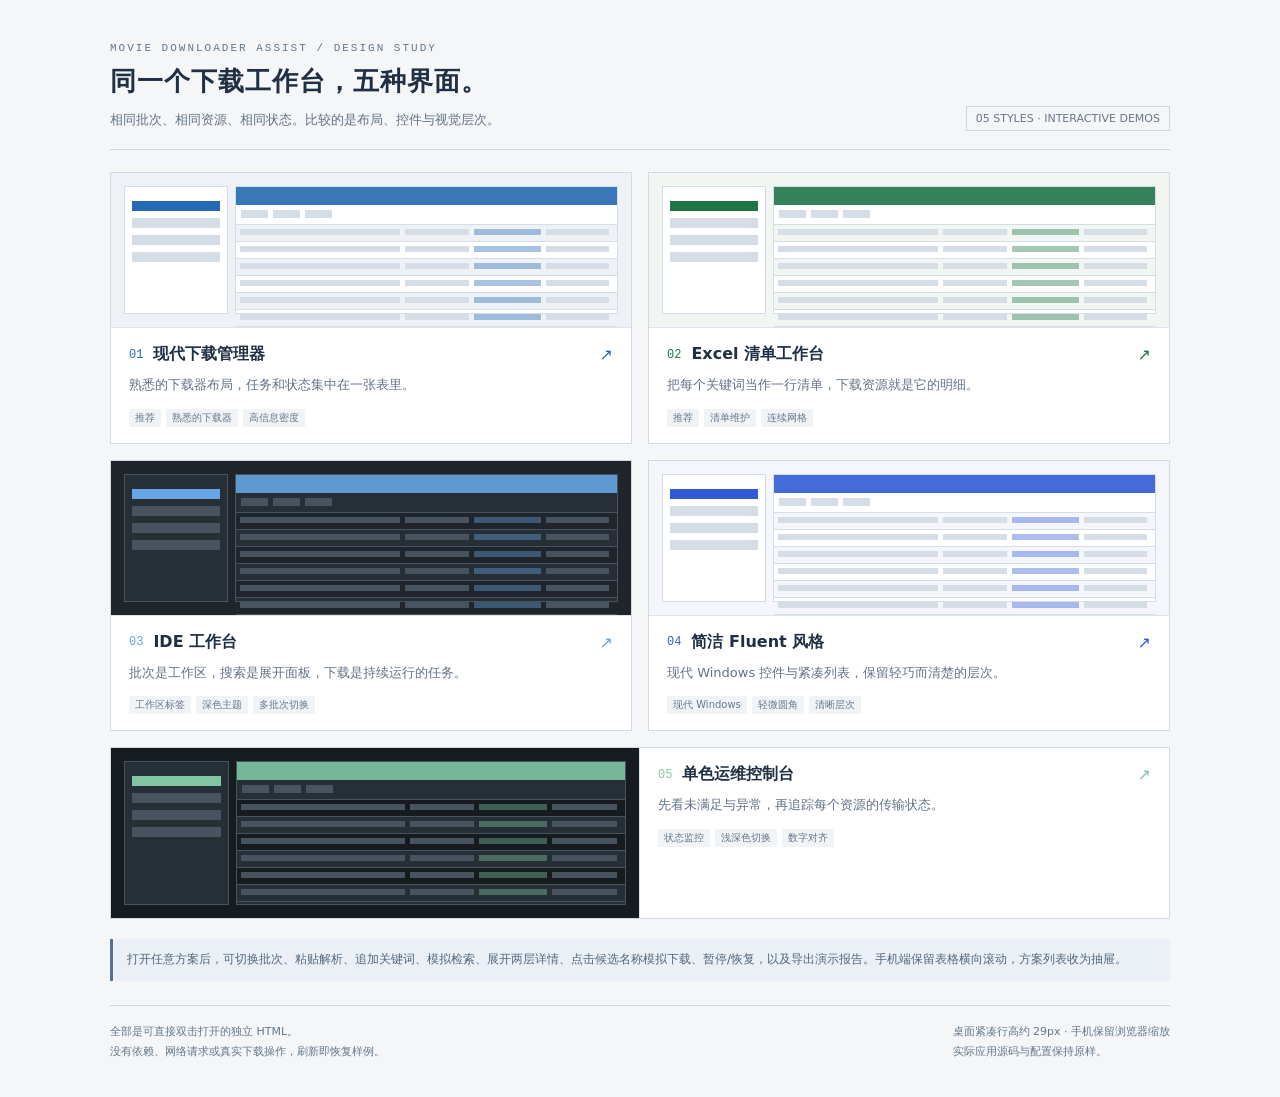
<file: demo/index.html>
<!doctype html><html lang="zh-CN"><head><meta charset="utf-8"><meta name="viewport" content="width=device-width,initial-scale=1"><title>下载工作台 · 五种 UI 设计 Demo</title><style>:root{font-family:"Microsoft YaHei UI","Microsoft YaHei",system-ui,sans-serif;color:#203044;background:#f4f6f8}*{box-sizing:border-box}body{margin:0;padding:36px 24px}main{max-width:1060px;margin:auto}header{display:flex;align-items:flex-end;justify-content:space-between;border-bottom:1px solid #ccd6e0;padding-bottom:18px;gap:16px}header .eyebrow{font:11px Consolas,monospace;color:#64778b;letter-spacing:2px}h1{font-size:26px;margin:9px 0;font-weight:600;letter-spacing:1px}p{color:#637285;font-size:13px;line-height:1.8;margin:0}.badge{font-size:11px;border:1px solid #ccd6e0;padding:5px 9px;white-space:nowrap;color:#6a7889}.grid{display:grid;grid-template-columns:repeat(2,1fr);gap:16px;margin-top:22px}.option{display:block;border:1px solid #d1dae4;text-decoration:none;background:#fff;color:inherit;overflow:hidden;transition:border-color .15s,transform .15s}.option:hover{border-color:var(--accent);transform:translateY(-2px)}.copy{padding:16px 18px}.name{display:flex;align-items:center;gap:10px;margin-bottom:8px}.number{font:12px Consolas,monospace;color:var(--accent)}h2{font-size:16px;margin:0;font-weight:600}.arrow{margin-left:auto;color:var(--accent)}.mini{height:155px;display:flex;background:var(--mock);border-bottom:1px solid #dde3eb;padding:13px;gap:7px}.mini-side{width:21%;background:var(--mini-panel);border:1px solid var(--mini-line);padding:7px}.mini-side i{display:block;height:10px;background:var(--mini-line);margin:7px 0}.mini-side i:first-child{background:var(--accent)}.mini-main{flex:1;min-width:0;background:var(--mini-panel);border:1px solid var(--mini-line)}.mini-top{height:18px;background:var(--accent);opacity:.9}.mini-tools{height:20px;border-bottom:1px solid var(--mini-line);display:flex;gap:5px;padding:5px}.mini-tools i{height:8px;width:27px;background:var(--mini-line)}.mini-row{display:flex;height:17px;border-bottom:1px solid var(--mini-line);padding:4px;gap:5px}.mini-row i{display:block;background:var(--mini-line);height:6px}.mini-row i:first-child{width:43%}.mini-row i:nth-child(2){width:17%}.mini-row i:nth-child(3){width:18%;background:var(--accent);opacity:.4}.mini-row i:nth-child(4){width:17%}.mini-row:nth-child(odd){background:var(--mock)}.tags{display:flex;gap:5px;margin-top:12px;flex-wrap:wrap}.tags span{font-size:10px;padding:2px 6px;background:#f1f4f7;color:#677689}.option:last-child{grid-column:1/-1;display:grid;grid-template-columns:1fr 1fr}.option:last-child .mini{border-bottom:0;border-right:1px solid #dde3eb;height:100%;min-height:170px}footer{display:flex;justify-content:space-between;gap:20px;margin-top:24px;border-top:1px solid #ccd6e0;padding-top:16px;font-size:11px;color:#64778b;line-height:1.8}.instructions{background:#eaf0f5;border-left:3px solid #56718e;margin-top:20px;padding:10px 14px;font-size:12px;color:#52677c;line-height:1.8}a:focus-visible{outline:3px solid #2469b3;outline-offset:3px}@media(max-width:650px){body{padding:22px 12px}h1{font-size:21px}header{display:block}.badge{display:inline-block;margin-top:12px}.grid{grid-template-columns:1fr;gap:12px}.option:last-child{display:block;grid-column:auto}.option:last-child .mini{height:155px;min-height:0;border-right:0;border-bottom:1px solid #dde3eb}footer{flex-direction:column;gap:7px}}@media(prefers-reduced-motion:reduce){.option{transition:none}}</style></head><body><main><header><div><span class="eyebrow">MOVIE DOWNLOADER ASSIST / DESIGN STUDY</span><h1>同一个下载工作台，五种界面。</h1><p>相同批次、相同资源、相同状态。比较的是布局、控件与视觉层次。</p></div><span class="badge">05 STYLES · INTERACTIVE DEMOS</span></header><div class="grid"><a class="option" href="download-manager.html" style="--accent:#2469b3;--mock:#eef2f6;--mini-panel:#ffffff;--mini-line:#d5dee7"><div class="mini" aria-hidden="true"><div class="mini-side"><i></i><i></i><i></i><i></i></div><div class="mini-main"><div class="mini-top"></div><div class="mini-tools"><i></i><i></i><i></i></div><div class="mini-row"><i></i><i></i><i></i><i></i></div><div class="mini-row"><i></i><i></i><i></i><i></i></div><div class="mini-row"><i></i><i></i><i></i><i></i></div><div class="mini-row"><i></i><i></i><i></i><i></i></div><div class="mini-row"><i></i><i></i><i></i><i></i></div><div class="mini-row"><i></i><i></i><i></i><i></i></div></div></div><div class="copy"><div class="name"><span class="number">01</span><h2>现代下载管理器</h2><span class="arrow">↗</span></div><p>熟悉的下载器布局，任务和状态集中在一张表里。</p><div class="tags"><span>推荐</span><span>熟悉的下载器</span><span>高信息密度</span></div></div></a><a class="option" href="spreadsheet.html" style="--accent:#207448;--mock:#f1f6f2;--mini-panel:#ffffff;--mini-line:#d5dee7"><div class="mini" aria-hidden="true"><div class="mini-side"><i></i><i></i><i></i><i></i></div><div class="mini-main"><div class="mini-top"></div><div class="mini-tools"><i></i><i></i><i></i></div><div class="mini-row"><i></i><i></i><i></i><i></i></div><div class="mini-row"><i></i><i></i><i></i><i></i></div><div class="mini-row"><i></i><i></i><i></i><i></i></div><div class="mini-row"><i></i><i></i><i></i><i></i></div><div class="mini-row"><i></i><i></i><i></i><i></i></div><div class="mini-row"><i></i><i></i><i></i><i></i></div></div></div><div class="copy"><div class="name"><span class="number">02</span><h2>Excel 清单工作台</h2><span class="arrow">↗</span></div><p>把每个关键词当作一行清单，下载资源就是它的明细。</p><div class="tags"><span>推荐</span><span>清单维护</span><span>连续网格</span></div></div></a><a class="option" href="ide-workspace.html" style="--accent:#67a5e4;--mock:#20242b;--mini-panel:#262f36;--mini-line:#47535e"><div class="mini" aria-hidden="true"><div class="mini-side"><i></i><i></i><i></i><i></i></div><div class="mini-main"><div class="mini-top"></div><div class="mini-tools"><i></i><i></i><i></i></div><div class="mini-row"><i></i><i></i><i></i><i></i></div><div class="mini-row"><i></i><i></i><i></i><i></i></div><div class="mini-row"><i></i><i></i><i></i><i></i></div><div class="mini-row"><i></i><i></i><i></i><i></i></div><div class="mini-row"><i></i><i></i><i></i><i></i></div><div class="mini-row"><i></i><i></i><i></i><i></i></div></div></div><div class="copy"><div class="name"><span class="number">03</span><h2>IDE 工作台</h2><span class="arrow">↗</span></div><p>批次是工作区，搜索是展开面板，下载是持续运行的任务。</p><div class="tags"><span>工作区标签</span><span>深色主题</span><span>多批次切换</span></div></div></a><a class="option" href="fluent.html" style="--accent:#315bd5;--mock:#f4f6fc;--mini-panel:#ffffff;--mini-line:#d5dee7"><div class="mini" aria-hidden="true"><div class="mini-side"><i></i><i></i><i></i><i></i></div><div class="mini-main"><div class="mini-top"></div><div class="mini-tools"><i></i><i></i><i></i></div><div class="mini-row"><i></i><i></i><i></i><i></i></div><div class="mini-row"><i></i><i></i><i></i><i></i></div><div class="mini-row"><i></i><i></i><i></i><i></i></div><div class="mini-row"><i></i><i></i><i></i><i></i></div><div class="mini-row"><i></i><i></i><i></i><i></i></div><div class="mini-row"><i></i><i></i><i></i><i></i></div></div></div><div class="copy"><div class="name"><span class="number">04</span><h2>简洁 Fluent 风格</h2><span class="arrow">↗</span></div><p>现代 Windows 控件与紧凑列表，保留轻巧而清楚的层次。</p><div class="tags"><span>现代 Windows</span><span>轻微圆角</span><span>清晰层次</span></div></div></a><a class="option" href="console.html" style="--accent:#80c6a5;--mock:#151b1e;--mini-panel:#262f36;--mini-line:#47535e"><div class="mini" aria-hidden="true"><div class="mini-side"><i></i><i></i><i></i><i></i></div><div class="mini-main"><div class="mini-top"></div><div class="mini-tools"><i></i><i></i><i></i></div><div class="mini-row"><i></i><i></i><i></i><i></i></div><div class="mini-row"><i></i><i></i><i></i><i></i></div><div class="mini-row"><i></i><i></i><i></i><i></i></div><div class="mini-row"><i></i><i></i><i></i><i></i></div><div class="mini-row"><i></i><i></i><i></i><i></i></div><div class="mini-row"><i></i><i></i><i></i><i></i></div></div></div><div class="copy"><div class="name"><span class="number">05</span><h2>单色运维控制台</h2><span class="arrow">↗</span></div><p>先看未满足与异常，再追踪每个资源的传输状态。</p><div class="tags"><span>状态监控</span><span>浅深色切换</span><span>数字对齐</span></div></div></a></div><div class="instructions">打开任意方案后，可切换批次、粘贴解析、追加关键词、模拟检索、展开两层详情、点击候选名称模拟下载、暂停/恢复，以及导出演示报告。手机端保留表格横向滚动，方案列表收为抽屉。</div><footer><span>全部是可直接双击打开的独立 HTML。<br>没有依赖、网络请求或真实下载操作，刷新即恢复样例。</span><span>桌面紧凑行高约 29px · 手机保留浏览器缩放<br>实际应用源码与配置保持原样。</span></footer></main></body></html>
</file>
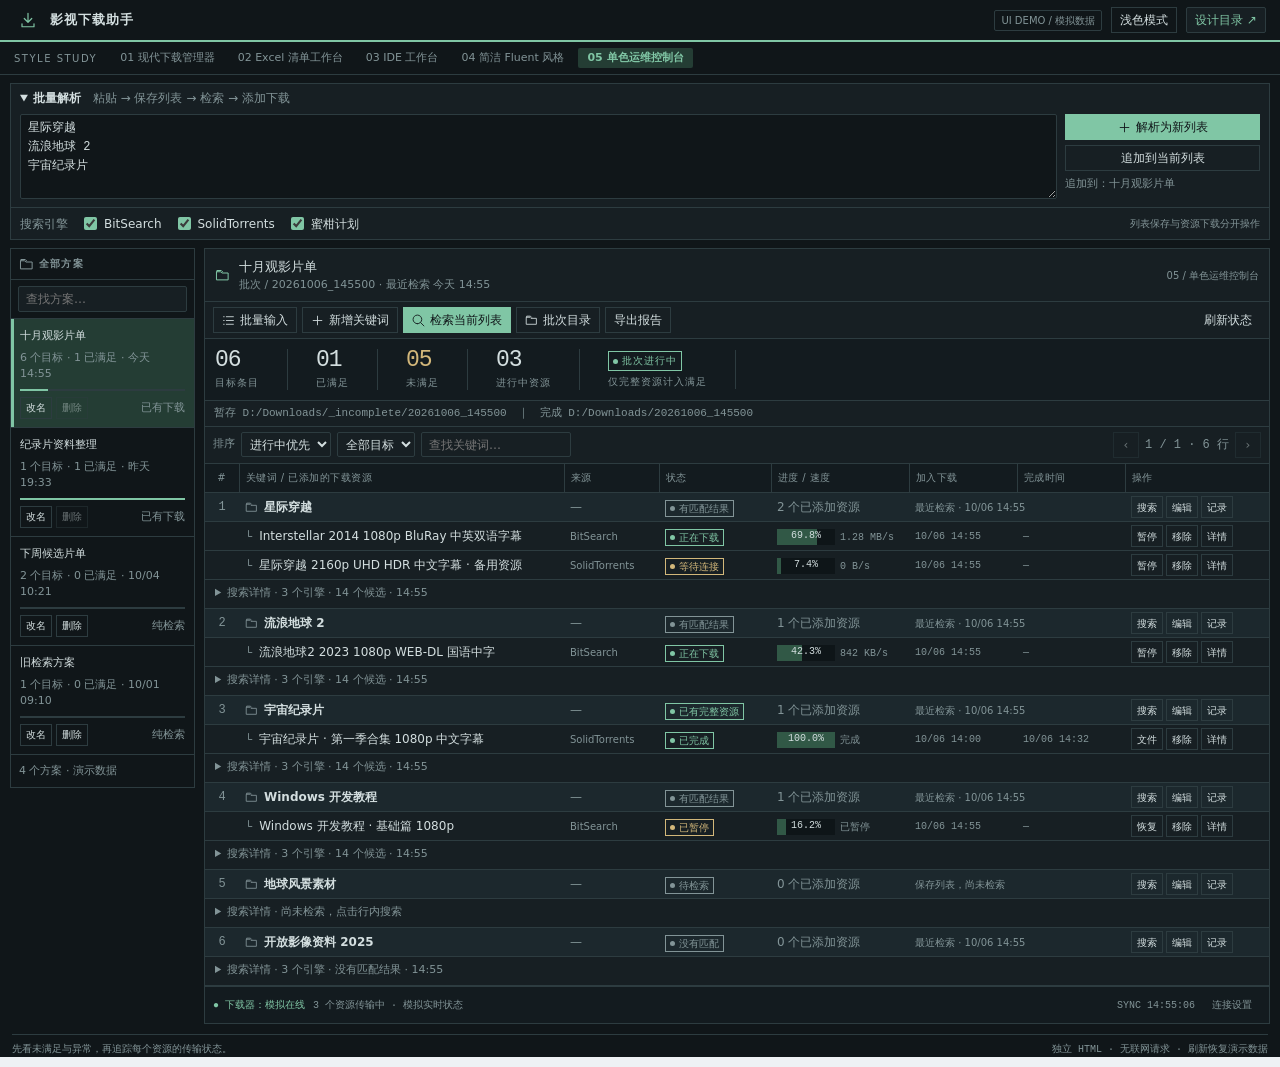
<file: demo/console.html>
<!doctype html>
<html lang="zh-CN"><head><meta charset="utf-8"><meta name="viewport" content="width=device-width,initial-scale=1"><meta name="color-scheme" content="dark"><title>单色运维控制台 · 下载工作台 Demo</title><style>
:root{--bg:#eef1f4;--panel:#fff;--surface:#f7f8fa;--ink:#202b38;--muted:#647382;--line:#d1d9e1;--accent:#2469b3;--select:#e6f0fc;--good:#237749;--good-bg:#eaf5ee;--warn:#8a6519;--warn-bg:#fff3d8;--bad:#b04242;--bad-bg:#fbeeee;--sidebar:204px;--row:29px;font:12px/1.5 "Microsoft YaHei UI","Microsoft YaHei","Noto Sans SC",system-ui,sans-serif;color:var(--ink);background:var(--bg)}
*{box-sizing:border-box}body{margin:0;color:var(--ink);background:var(--bg)}button,input,select,textarea{font:inherit;color:inherit}button,.button{display:inline-flex;align-items:center;justify-content:center;gap:5px;min-height:26px;padding:2px 8px;background:var(--panel);border:1px solid var(--line);border-radius:2px;cursor:pointer;white-space:nowrap;text-decoration:none}button:hover,.button:hover{background:var(--select);border-color:var(--accent)}button:disabled{opacity:.45;cursor:not-allowed}button.primary{background:var(--accent);border-color:var(--accent);color:#fff}button.quiet{border-color:transparent;background:transparent}button.icon{padding:2px 5px;min-width:26px}button:focus-visible,a:focus-visible,summary:focus-visible{outline:2px solid var(--accent);outline-offset:2px}input,select,textarea{background:var(--panel);border:1px solid var(--line);border-radius:2px;padding:4px 7px;min-width:0}textarea{resize:vertical;line-height:1.6}h1,h2,h3,p{margin:0;font-size:inherit}a{color:var(--accent)}svg{width:15px;height:15px;flex-shrink:0;vertical-align:middle}button svg{width:13px;height:13px}.mono,.numeric{font-family:"Cascadia Code",Consolas,monospace;font-variant-numeric:tabular-nums}.muted{color:var(--muted)}.spacer{flex:1}.micro{font-size:10px;letter-spacing:1.5px}.topbar{height:47px;display:flex;align-items:center;gap:9px;padding:0 14px;background:var(--panel);border-bottom:1px solid var(--line)}.brand-mark{width:27px;height:27px;display:grid;place-items:center;color:#fff;background:var(--accent);border-radius:3px}.brand-mark svg{width:18px;height:18px}.topbar h1{font-size:14px;font-weight:650;letter-spacing:.3px}.topbar .edition{border-left:1px solid var(--line);padding-left:10px;color:var(--muted)}.demo-flag{font-size:10px;color:var(--muted);border:1px solid var(--line);padding:2px 6px;border-radius:2px}.comparison{height:33px;display:flex;align-items:center;gap:5px;padding:0 14px;border-bottom:1px solid var(--line);background:var(--surface);overflow-x:auto;white-space:nowrap}.comparison a{font-size:11px;padding:2px 9px;border-radius:2px;color:var(--muted);text-decoration:none}.comparison a.current{color:var(--accent);background:var(--select);font-weight:600}.comparison .micro{margin-right:9px;color:var(--muted)}.bulk{margin:8px 10px;background:var(--panel);border:1px solid var(--line)}.bulk>summary{padding:5px 9px;font-weight:600;cursor:pointer;user-select:none}.bulk>summary span{font-weight:400;color:var(--muted);margin-left:12px}.bulk-grid{display:grid;grid-template-columns:1fr 195px;gap:8px;padding:2px 9px 8px}.bulk textarea{height:85px;width:100%;background:var(--surface)}.bulk-actions{display:flex;flex-direction:column;gap:5px}.bulk-actions p{font-size:11px;color:var(--muted)}.engine-picks{display:flex;align-items:center;gap:12px;padding:6px 9px;border-top:1px solid var(--line)}.engine-picks label{display:flex;gap:4px;align-items:center}.engine-picks input{accent-color:var(--accent)}.layout{display:grid;grid-template-columns:var(--sidebar) minmax(0,1fr);gap:8px;margin:8px 10px}.sidebar{background:var(--panel);border:1px solid var(--line);align-self:start;position:sticky;top:8px;min-width:0}.side-head{display:flex;align-items:center;gap:5px;padding:7px 8px;border-bottom:1px solid var(--line);font-weight:600}.side-search{padding:6px 7px;border-bottom:1px solid var(--line)}.side-search input{width:100%;height:26px}.plan{padding:8px 9px;border-bottom:1px solid var(--line);position:relative}.plan.selected{background:var(--select);box-shadow:inset 3px 0 var(--accent)}.plan-open{display:block;max-width:100%;padding:0;min-height:20px;font-weight:600;background:transparent;border:0;text-align:left;white-space:normal;overflow-wrap:anywhere}.plan-meta{font-size:11px;color:var(--muted);margin-top:3px}.plan-progress{height:3px;background:var(--line);margin:6px 0}.plan-progress span{height:100%;display:block;background:var(--accent)}.plan-actions{display:flex;gap:4px}.plan-actions button{font-size:10px;min-height:22px;padding:0 5px}.side-footer{padding:8px;color:var(--muted);font-size:11px}.workspace{min-width:0;background:var(--panel);border:1px solid var(--line);min-height:calc(100vh - 260px)}.job-head{display:flex;align-items:center;gap:9px;padding:9px 10px;border-bottom:1px solid var(--line)}.job-head h2{font-size:14px;font-weight:650}.job-head .caption{font-size:11px;color:var(--muted)}.job-head .folder{color:var(--accent)}.job-tools{display:flex;gap:5px;align-items:center;padding:5px 8px;border-bottom:1px solid var(--line);flex-wrap:wrap}.stats{display:flex;align-items:center;gap:0;padding:8px 9px;border-bottom:1px solid var(--line);background:var(--surface)}.stat{padding:0 16px 0 0;margin-right:16px;border-right:1px solid var(--line);display:flex;gap:7px;align-items:baseline;white-space:nowrap}.stat:last-child{border:0}.stat strong{font-size:19px;font-weight:600;line-height:1.2;font-variant-numeric:tabular-nums}.stat span{font-size:11px;color:var(--muted)}.stats .stat.status strong{font-size:11px;color:var(--accent)}.paths{padding:4px 9px;color:var(--muted);font-size:11px;border-bottom:1px solid var(--line);white-space:nowrap;overflow:hidden;text-overflow:ellipsis}.table-tools{padding:5px 8px;display:flex;align-items:center;gap:6px;border-bottom:1px solid var(--line)}.table-tools select{padding:2px 4px;height:25px}.table-tools input{height:25px;width:150px}.table-tools .label{color:var(--muted);font-size:11px}.table-scroll{overflow:auto;max-height:calc(100vh - 340px);min-height:180px}.work-table{border-collapse:collapse;width:100%;min-width:1010px;table-layout:fixed}.work-table col.num{width:34px}.work-table col.name{width:31%}.work-table col.source{width:95px}.work-table col.status{width:112px}.work-table col.progress{width:138px}.work-table col.time{width:108px}.work-table col.operations{width:144px}.work-table th{height:27px;background:var(--surface);font-weight:500;color:var(--muted);position:sticky;top:0;z-index:2;text-align:left}.work-table th,.work-table td{border-bottom:1px solid var(--line);border-right:1px solid var(--line);padding:3px 6px;height:var(--row);vertical-align:middle;overflow:hidden}.work-table th:last-child,.work-table td:last-child{border-right:0}.work-table th:first-child,.work-table td:first-child{text-align:center;color:var(--muted)}.keyword-row{background:var(--surface)}.keyword-row .query{font-weight:650}.query-wrap{display:flex;align-items:center;gap:6px}.query-wrap svg{color:var(--muted);width:13px}.keyword-row .original{display:block;color:var(--muted);font-size:10px}.row-actions{display:flex;gap:3px;flex-wrap:nowrap}.row-actions button{font-size:10px;min-height:22px;padding:0 5px}.task-name{display:block;overflow:hidden;text-overflow:ellipsis;white-space:nowrap;color:var(--ink)}.task-name:before{content:'↳';color:var(--muted);margin-right:7px}.source-label{font-size:10px;color:var(--muted);background:var(--surface);border:1px solid var(--line);padding:1px 4px;white-space:nowrap}.badge{display:inline-flex;align-items:center;gap:4px;font-size:10px;padding:1px 5px;white-space:nowrap;background:var(--surface);color:var(--muted);border-radius:2px}.badge.running{color:var(--accent);background:var(--select)}.badge.good{color:var(--good);background:var(--good-bg)}.badge.warn{color:var(--warn);background:var(--warn-bg)}.badge.bad{color:var(--bad);background:var(--bad-bg)}.dot{width:5px;height:5px;background:currentColor;border-radius:50%;display:inline-block}.meter{height:16px;width:58px;position:relative;display:inline-block;background:var(--surface);vertical-align:middle;border:1px solid var(--line)}.meter span{height:100%;display:block;background:var(--select)}.meter.good span{background:var(--good-bg)}.meter b{position:absolute;inset:0;text-align:center;font-size:10px;font-weight:500;line-height:14px}.speed{font-size:10px;margin-left:5px;color:var(--muted);white-space:nowrap}.time-cell{font-size:10px;white-space:nowrap;color:var(--muted)}.detail-cell{padding:0!important;text-align:left!important}.search-details>summary{min-height:25px;padding:3px 10px;cursor:pointer;color:var(--muted);font-size:11px;user-select:none}.search-details[open]>summary{background:var(--select);color:var(--accent)}.engines{padding:0 0 0 28px;border-top:1px solid var(--line)}.engine-details{border-bottom:1px solid var(--line)}.engine-details:last-child{border-bottom:0}.engine-details>summary{cursor:pointer;padding:5px 8px;background:var(--surface);font-size:11px}.engine-details>summary b{font-weight:600}.engine-details>summary .count{color:var(--accent);margin-left:5px}.engine-state{margin-left:9px;color:var(--muted);font-size:10px}.results-scroll{overflow-x:auto}.results{width:100%;table-layout:fixed;border-collapse:collapse;min-width:700px}.results col:nth-child(1){width:45px}.results col:nth-child(2){width:40%}.results col:nth-child(3){width:90px}.results col:nth-child(4){width:140px}.results th{position:static;font-size:10px;height:25px}.results td{height:29px;text-align:left!important}.results td:first-child{text-align:center!important}.candidate{display:block;max-width:100%;white-space:nowrap;overflow:hidden;text-overflow:ellipsis;border:0;padding:0;background:transparent;min-height:20px;color:var(--accent);text-align:left;font-size:11px}.candidate:hover{text-decoration:underline;background:transparent}.candidate.added{color:var(--muted)}.results a{display:inline-flex;padding:0 6px;min-height:22px;font-size:10px;align-items:center;border:1px solid var(--line);text-decoration:none;border-radius:2px;white-space:nowrap}.empty-engine{padding:9px;color:var(--muted);font-size:11px}.statusbar{display:flex;align-items:center;gap:8px;padding:5px 8px;font-size:10px;color:var(--muted);border-top:1px solid var(--line);background:var(--surface)}.statusbar .online{color:var(--good)}.footer{display:flex;align-items:center;justify-content:space-between;margin:10px 12px;font-size:10px;color:var(--muted);gap:8px}.mobile-only{display:none}.activity,.inspector,.workspace-tabs,.formula,.sheet-tabs{display:none}.theme-note{font-size:10px;color:var(--muted)}.empty-list{padding:35px;text-align:center;color:var(--muted)}.toast{position:fixed;bottom:21px;left:50%;transform:translateX(-50%);background:var(--ink);color:var(--panel);padding:8px 14px;font-size:12px;border:1px solid var(--line);box-shadow:0 3px 15px #0002;max-width:calc(100vw - 28px);z-index:60;white-space:normal}dialog{color:var(--ink);background:var(--panel);border:1px solid var(--line);border-radius:4px;padding:0;width:min(450px,calc(100vw - 28px));box-shadow:0 15px 50px #0003}dialog::backdrop{background:#1118}dialog h3{font-size:14px;padding:12px;border-bottom:1px solid var(--line)}.dialog-body{padding:12px}.dialog-body label{display:block;margin-bottom:10px;font-size:11px;color:var(--muted)}.dialog-body input{display:block;width:100%;margin-top:4px}.dialog-body p{font-size:11px;color:var(--muted)}.dialog-actions{display:flex;justify-content:flex-end;gap:6px;padding:8px 12px;border-top:1px solid var(--line)}.dialog-actions button{min-height:28px}.drawer-shade{display:none}[hidden]{display:none!important}
/* 01 — download manager */
body[data-theme=manager]{--bg:#dde4ec;--surface:#f0f3f7;--line:#c5cfdb;--select:#e4effc}.manager .topbar{height:42px;background:#263b54;color:#fff;border-color:#263b54}.manager .edition,.manager .demo-flag{color:#b6c8dd}.manager .topbar .button,.manager .topbar button{background:#344b66;border-color:#526b88;color:#e4efff}.manager .brand-mark{background:#477fb9}.manager .job-head{background:#eef3f9}.manager .work-table th{background:#e8edf3;border-bottom:1px solid #afbdcd}.manager .stats{padding:6px 10px}.manager .stat strong{font-size:17px}.manager .workspace{min-height:calc(100vh - 260px)}
/* 02 — workbook */
body[data-theme=sheet]{--bg:#fff;--surface:#f4f7f4;--accent:#207448;--select:#e1f1e6;--line:#d3ddd6;--sidebar:176px}.sheet .topbar{height:40px;background:#207448;color:white}.sheet .topbar .edition,.sheet .topbar .demo-flag{color:#daefe2}.sheet .brand-mark{background:#33845a}.sheet .topbar .button{border-color:#6ca382;color:#fff;background:transparent}.sheet .comparison{background:#f4f7f4}.sheet .layout{gap:0;margin:0 10px}.sheet .sidebar{border-right:0}.sheet .job-head{padding:6px 9px}.sheet .stats{padding:5px 9px}.sheet .stat strong{font-size:15px}.sheet .keyword-row{background:#f1f6f2}.sheet .keyword-row .query{font-weight:500}.sheet .formula{display:flex;align-items:center;gap:7px;padding:5px 8px;border-bottom:1px solid var(--line);background:var(--panel)}.sheet .cell-code{border:1px solid var(--line);padding:1px 14px;font-size:11px}.sheet .formula-value{flex:1;padding-left:8px;border-left:1px solid var(--line);font-size:11px}.sheet .sheet-tabs{display:flex;align-items:center;gap:0;padding:0 7px;border-top:1px solid var(--line);height:31px}.sheet .sheet-tabs button{border:0;border-bottom:3px solid transparent;min-height:29px;border-radius:0;padding:0 13px}.sheet .sheet-tabs button.active{border-color:var(--accent);font-weight:600;color:var(--accent);background:var(--select)}.sheet .task-row:hover{background:#f2f8f4}.sheet .meter{border:0;background:#edf2ed;height:14px}.sheet .meter span{background:#cfebda}.sheet .engines{padding-left:34px}.sheet .work-table th{background:#e9f0eb;text-transform:uppercase}.sheet .job-tools{background:#f6f8f6}.sheet .bulk{margin:8px 10px}.sheet .table-scroll{max-height:calc(100vh - 355px)}
/* 03 — IDE */
body[data-theme=ide]{--bg:#1b1f25;--panel:#242932;--surface:#20252d;--ink:#d5dce7;--muted:#8c98a9;--line:#38414e;--accent:#67a5e4;--select:#2c4058;--good:#8aceaa;--good-bg:#253b31;--warn:#e1bd77;--warn-bg:#42372a;--bad:#eda6a6;--bad-bg:#472e34;--sidebar:192px}.ide .topbar{height:36px;background:#191d23}.ide .topbar h1{font-size:12px}.ide .brand-mark{background:transparent;color:var(--accent);height:21px}.ide .topbar .edition{font-size:11px}.ide .comparison{height:28px;background:#20252d}.ide .layout{position:relative;margin:0 0 0 42px;gap:0;grid-template-columns:var(--sidebar) minmax(0,1fr) 178px}.ide .sidebar{border:0;border-right:1px solid var(--line);min-height:calc(100vh - 244px);position:static;background:#20252d}.ide .workspace{border:0;min-height:calc(100vh - 244px)}.ide .side-head{text-transform:uppercase;color:var(--muted);font-size:11px}.ide .plan{padding:8px}.ide .plan-progress{height:2px}.ide .activity{display:flex;position:absolute;left:-42px;width:42px;top:0;bottom:0;background:#191d23;border-right:1px solid var(--line);flex-direction:column;align-items:center;gap:14px;padding-top:12px;color:var(--muted)}.ide .activity svg{height:20px;width:20px}.ide .activity .active{color:var(--accent)}.ide .workspace-tabs{display:flex;height:32px;background:#1b1f25;border-bottom:1px solid var(--line);overflow:auto}.ide .workspace-tabs button{border:0;border-right:1px solid var(--line);border-radius:0;background:#20252d;color:var(--muted);padding:0 14px;font-size:11px}.ide .workspace-tabs button.active{background:var(--panel);color:var(--ink);border-top:2px solid var(--accent)}.ide .job-head{padding:7px 9px}.ide .job-head h2{font-size:12px;font-weight:500}.ide .stats{padding:6px 9px}.ide .stat strong{font-size:16px}.ide .job-tools{background:var(--panel)}.ide .job-tools button.primary{color:#142539}.ide .bulk{margin:7px 9px 7px 51px;background:var(--surface)}.ide .bulk>summary{font-size:11px;text-transform:uppercase}.ide .bulk textarea{background:#1b1f25;font:12px/1.6 Consolas,"Microsoft YaHei",monospace}.ide .inspector{display:block;background:#20252d;border-left:1px solid var(--line);padding:10px;font-size:11px;overflow:hidden}.ide .inspector h3{font-size:10px;letter-spacing:1.5px;color:var(--muted);padding-bottom:12px}.ide .inspector dt{color:var(--muted);margin:12px 0 4px}.ide .inspector dd{margin:0;overflow-wrap:anywhere}.ide .inspector .trace{border-top:1px solid var(--line);margin-top:18px;padding-top:12px;line-height:2}.ide .footer{margin-left:51px}.ide .work-table th{font-size:10px}.ide .table-scroll{max-height:calc(100vh - 355px)}.ide .source-label{background:transparent}.ide button.primary{color:#142539}
/* 04 — Fluent, restrained */
body[data-theme=fluent]{--bg:#edf1f9;--surface:#f7f9fc;--line:#dde3ee;--accent:#315bd5;--select:#e9edfd;--sidebar:215px}.fluent button,.fluent input,.fluent select,.fluent textarea{border-radius:4px}.fluent .topbar{background:#f7f9fc;height:48px}.fluent .brand-mark{border-radius:6px;background:var(--accent)}.fluent .bulk{border-radius:6px;border-color:#dce3ee;box-shadow:0 1px 2px #293c5505}.fluent .sidebar{border-radius:6px;overflow:hidden;background:#f7f9fc;border-color:transparent}.fluent .workspace{border-radius:6px;overflow:hidden;box-shadow:0 2px 5px #253c5b08}.fluent .plan{margin:3px 5px;border:0;padding:8px;border-radius:4px}.fluent .plan.selected{box-shadow:inset 3px 0 var(--accent)}.fluent .plan-progress{height:3px;border-radius:3px}.fluent .job-head{padding:10px 11px}.fluent .job-head h2{font-weight:600}.fluent .stats{background:var(--panel);padding:9px 11px}.fluent .stat strong{font-size:20px}.fluent .stat{border:0;gap:5px;margin-right:20px;padding-right:0}.fluent .paths{border-top:1px solid var(--line)}.fluent .work-table td,.fluent .work-table th{border-right:0}.fluent .work-table col.name{width:32%}.fluent .keyword-row{background:#f5f7fc}.fluent .task-row:hover{background:#f9faff}.fluent .badge{border-radius:4px}.fluent .meter{border:0;height:16px;border-radius:3px;overflow:hidden}.fluent .row-actions button{border-color:transparent;background:transparent}.fluent .row-actions button:hover{border-color:var(--line);background:var(--select)}.fluent .engines{padding-left:30px}.fluent .engine-details{border-bottom:1px solid var(--line)}
/* 05 — status console */
body[data-theme=console]{--bg:#101619;--panel:#171f23;--surface:#131b1f;--ink:#d3dedf;--muted:#829497;--line:#2d3c40;--accent:#80c6a5;--select:#243d34;--good:#80c6a5;--good-bg:#243d34;--warn:#d2b77a;--warn-bg:#3e3527;--bad:#dc9292;--bad-bg:#3c282a;--sidebar:185px}.console .topbar{height:42px;border-bottom:2px solid var(--accent);background:var(--bg)}.console .topbar h1{font-size:13px;letter-spacing:1px}.console .brand-mark{background:transparent;color:var(--accent)}.console .comparison{background:var(--bg)}.console .layout{gap:9px}.console .sidebar{background:var(--bg)}.console .side-head{font-size:10px;letter-spacing:1.2px;color:var(--muted)}.console .plan-open{font-size:11px;font-weight:500}.console .plan-progress{height:2px}.console .job-head{padding:8px 10px}.console .job-head h2{font-size:13px;font-weight:500}.console .bulk textarea{font-family:Consolas,"Microsoft YaHei",monospace;background:var(--bg)}.console button{border-radius:0;background:transparent}.console button.primary{background:var(--accent);border-color:var(--accent);color:var(--bg)}.console .badge{border-radius:0;border:1px solid currentColor;padding:0 4px;background:transparent}.console .stats{padding:10px}.console .stat{display:flex;flex-direction:column;gap:3px;border-right:1px solid var(--line);padding-right:28px;margin-right:28px}.console .stat strong{font:23px/1 Consolas,monospace;letter-spacing:-1px}.console .stat.status strong{font:12px/1.8 "Microsoft YaHei",sans-serif;letter-spacing:0}.console .stat span{font-size:10px;letter-spacing:1px}.console .stat.warning strong{color:var(--warn)}.console .work-table td{border-right:0}.console .source-label{background:transparent;border:0;padding:0}.console .keyword-row{background:#1c282d}.console .task-name:before{content:'└';font-family:Consolas,monospace}.console .meter{border:0;background:#0e1518}.console .meter span{background:#315846}.console .meter b{font-family:Consolas,monospace}.console .engine-details>summary{font-family:Consolas,"Microsoft YaHei",monospace}.console .work-table th{font-size:10px;letter-spacing:.5px}.console .paths,.console .statusbar,.console .footer{font-family:Consolas,"Microsoft YaHei",monospace}.console .task-row:hover{background:#1c292c}.console .footer{border-top:1px solid var(--line);padding-top:7px}.console.light{--bg:#f0f2f0;--panel:#fff;--surface:#f5f7f5;--ink:#253830;--muted:#697a72;--line:#ced8d1;--accent:#286a4c;--select:#e5f1e9;--good:#286a4c;--good-bg:#e5f1e9;--warn:#86651c;--warn-bg:#fbf3de;--bad:#ab4545;--bad-bg:#f9eeee}.console.light .keyword-row{background:#eef3ef}.console.light .meter{background:#edf2ee}.console.light .meter span{background:#c7e4d0}.console.light .task-row:hover{background:#f5f9f6}.console.light .bulk textarea{background:#f5f7f5}
@media(min-width:1700px){.layout{max-width:1660px;margin-left:auto;margin-right:auto}.bulk{max-width:1660px;margin-left:auto;margin-right:auto}.ide .layout{max-width:none;margin-left:42px}.ide .bulk{max-width:none;margin-left:51px}}
@media(max-width:1280px){.ide .inspector{display:none}.ide .layout{grid-template-columns:var(--sidebar) minmax(0,1fr)}.ide .work-table{min-width:1020px}.topbar .edition{display:none}}
@media(max-width:760px){:root{--row:44px}body{overflow-x:hidden}.topbar{padding:0 10px;height:51px!important;gap:6px}.topbar h1{font-size:12px!important}.topbar .demo-flag{display:none}.topbar .button,.topbar button{min-height:34px}.comparison{padding:0 8px;height:38px!important}.comparison a{min-height:30px;display:inline-flex;align-items:center;padding:2px 7px}.comparison .micro{display:none}.bulk,.ide .bulk{margin:7px 8px}.bulk>summary{min-height:42px;padding:10px 9px}.bulk>summary span{display:none}.bulk-grid{grid-template-columns:1fr}.bulk textarea{height:100px;font-size:16px}.bulk-actions{flex-direction:row;flex-wrap:wrap}.bulk-actions button{min-height:44px}.bulk-actions p{width:100%}.engine-picks{flex-wrap:wrap;gap:6px 9px}.engine-picks label{min-height:35px}.layout,.sheet .layout,.ide .layout{display:block;margin:7px 8px}.sidebar,.ide .sidebar{display:none}.workspace,.ide .workspace{min-height:400px}.mobile-only{display:inline-flex}.activity{display:none!important}.job-head{padding:8px!important;gap:6px}.job-head h2{font-size:12px!important}.job-head .caption{font-size:10px}.job-head .folder{display:none}.job-head .theme-note{display:none}.job-head button{min-height:44px}.job-tools{gap:4px;padding:5px 6px}.job-tools button{min-height:40px;padding:4px 7px;font-size:11px}.stats{padding:8px!important;gap:10px;overflow-x:auto}.stat,.console .stat,.fluent .stat{margin:0;padding:0 10px 0 0;gap:4px}.stat strong{font-size:17px!important}.stat.status{display:none}.stat span{font-size:10px!important}.console .stat{padding-right:15px}.paths{font-size:10px}.table-tools{flex-wrap:wrap;padding:5px 6px}.table-tools select,.table-tools input{min-height:36px;font-size:13px}.table-tools input{width:110px}.table-tools .label{display:none}.work-table{min-width:1060px}.table-scroll,.sheet .table-scroll,.ide .table-scroll{max-height:calc(100dvh - 330px);min-height:250px}.work-table td{min-height:44px;height:44px}.row-actions button{min-height:36px;padding:4px 7px}.task-name{white-space:normal;overflow-wrap:anywhere;font-size:12px}.search-details>summary,.engine-details>summary{min-height:44px;padding:10px}.engines,.sheet .engines,.fluent .engines{padding-left:12px}.candidate{white-space:normal;overflow-wrap:anywhere;min-height:44px;font-size:12px}.results td{height:44px}.results a{min-height:36px}.results{min-width:700px}.statusbar{flex-wrap:wrap;gap:4px 8px;padding:7px}.footer,.ide .footer{margin:10px;flex-direction:column;align-items:flex-start}.formula{overflow:hidden}.sheet .formula-value{white-space:nowrap;overflow:hidden;text-overflow:ellipsis}.sheet-tabs{overflow-x:auto}.sheet .sheet-tabs button{min-height:40px}.sheet .sheet-tabs{height:41px}.workspace-tabs button{min-height:35px}.ide .workspace-tabs{height:36px}.drawer-open .sidebar,.drawer-open.ide .sidebar{display:block;position:fixed;top:8px;bottom:8px;left:8px;width:268px;max-width:85vw;overflow:auto;z-index:51;border:1px solid var(--line);background:var(--panel)}.drawer-open .drawer-shade{display:block;position:fixed;inset:0;background:#0007;z-index:50}.sidebar .plan-open{min-height:32px}.sidebar .plan-actions button{min-height:32px}.side-head{min-height:42px}.dialog-actions button{min-height:44px}.dialog-body input{min-height:42px;font-size:16px}}
@media(prefers-reduced-motion:reduce){*{scroll-behavior:auto!important}}
</style></head><body class="console" data-theme="console">
<header class="topbar"><span class="brand-mark" data-icon="down"></span><h1>影视下载助手</h1><span class="edition">BATCH MONITOR</span><span class="spacer"></span><span class="demo-flag">UI DEMO / 模拟数据</span><button data-action="theme">浅色模式</button><a class="button" href="index.html">设计目录 ↗</a></header>
<nav class="comparison" aria-label="切换设计方案"><span class="micro">STYLE STUDY</span><a href="download-manager.html" data-nav="manager">01 现代下载管理器</a><a href="spreadsheet.html" data-nav="sheet">02 Excel 清单工作台</a><a href="ide-workspace.html" data-nav="ide">03 IDE 工作台</a><a href="fluent.html" data-nav="fluent">04 简洁 Fluent 风格</a><a href="console.html" data-nav="console" class="current">05 单色运维控制台</a></nav>
<details class="bulk" id="bulk" open><summary>批量解析<span>粘贴 → 保存列表 → 检索 → 添加下载</span></summary><div class="bulk-grid"><textarea id="keywords" aria-label="批量关键词" placeholder="一行一个关键词。此演示可解析新列表、追加关键词和模拟下载。">星际穿越
流浪地球 2
宇宙纪录片</textarea><div class="bulk-actions"><button class="primary" data-action="new-list"><span data-icon="plus"></span>解析为新列表</button><button data-action="append">追加到当前列表</button><p id="appendTarget"></p></div></div><div class="engine-picks"><span class="muted">搜索引擎</span><label><input type="checkbox" value="BitSearch" checked>BitSearch</label><label><input type="checkbox" value="SolidTorrents" checked>SolidTorrents</label><label><input type="checkbox" value="蜜柑计划" checked>蜜柑计划</label><span class="spacer"></span><span class="theme-note">列表保存与资源下载分开操作</span></div></details>
<div class="drawer-shade" data-action="close-drawer"></div><div class="layout"><div class="activity"><span class="active" data-icon="folder"></span><span data-icon="search"></span><span data-icon="down"></span><span data-icon="chart"></span><span class="spacer"></span><span data-icon="settings"></span></div>
<aside class="sidebar" aria-label="批次方案"><div class="side-head"><span data-icon="folder"></span>全部方案<span class="spacer"></span><button class="icon mobile-only" data-action="close-drawer" aria-label="关闭方案列表">×</button></div><div class="side-search"><input id="planFilter" placeholder="查找方案…" aria-label="查找方案"></div><div id="plans"></div><div class="side-footer" id="planCount"></div></aside>
<main class="workspace"><div class="workspace-tabs" id="workspaceTabs"></div><div class="job-head"><button class="icon mobile-only" data-action="drawer" aria-label="打开方案列表"><span data-icon="menu"></span></button><span class="folder" data-icon="folder"></span><div><h2 id="jobName"></h2><div class="caption" id="jobStamp"></div></div><span class="spacer"></span><span class="theme-note">05 / 单色运维控制台</span></div>
<div class="job-tools"><button data-action="input"><span data-icon="list"></span>批量输入</button><button data-action="add-row"><span data-icon="plus"></span>新增关键词</button><button class="primary" data-action="search-all"><span data-icon="search"></span>检索当前列表</button><button data-action="paths"><span data-icon="folder"></span>批次目录</button><button data-action="report">导出报告</button><span class="spacer"></span><button class="quiet" data-action="refresh">刷新状态</button></div>
<div class="stats" id="stats"></div><div class="paths" id="paths"></div><div class="formula"><span class="cell-code mono">A1</span><span class="muted"><i>ƒx</i></span><span class="formula-value" id="formulaValue"></span></div>
<div class="table-tools"><span class="label">排序</span><select id="order" aria-label="排序"><option value="active">进行中优先</option><option value="original">原始顺序</option></select><select id="filter" aria-label="任务筛选"><option value="all">全部目标</option><option value="active">进行中</option><option value="missing">未满足</option><option value="done">已满足</option></select><input id="rowFilter" placeholder="查找关键词…" aria-label="查找关键词"><span class="spacer"></span><button class="icon" id="pagePrev" aria-label="上一页">‹</button><span class="muted numeric" id="pageText"></span><button class="icon" id="pageNext" aria-label="下一页">›</button></div>
<div class="table-scroll"><table class="work-table"><colgroup><col class="num"><col class="name"><col class="source"><col class="status"><col class="progress"><col class="time"><col class="time"><col class="operations"></colgroup><thead><tr><th>#</th><th>关键词 / 已添加的下载资源</th><th>来源</th><th>状态</th><th>进度 / 速度</th><th>加入下载</th><th>完成时间</th><th>操作</th></tr></thead><tbody id="rows"></tbody></table></div>
<div class="sheet-tabs" id="sheetTabs"></div><div class="statusbar"><span class="online">● 下载器：模拟在线</span><span id="transferSummary"></span><span class="spacer"></span><span class="numeric">SYNC <span id="syncTime">14:55:06</span></span><button class="quiet" data-action="connection">连接设置</button></div></main>
<aside class="inspector"><h3>WORKSPACE INFO</h3><dl><dt>当前目标</dt><dd id="inspectorTargets"></dd><dt>完整文件目录</dt><dd class="mono" id="inspectorPath"></dd><dt>后台服务</dt><dd>搜索队列<br>下载状态同步<br>文件核实与报告</dd><dt>查询快照</dt><dd>每次检索独立保存</dd></dl><div class="trace"><span class="muted mono">14:55:06</span> 同步完成<br><span class="muted mono">14:55:02</span> 列表已保存<br><span class="muted mono">14:55:00</span> 检索已结束</div></aside></div>
<footer class="footer"><span>先看未满足与异常，再追踪每个资源的传输状态。</span><span>独立 HTML · 无联网请求 · 刷新恢复演示数据</span></footer>
<div class="toast" id="toast" role="status" aria-live="polite" hidden></div><dialog id="dialog"><form id="dialogForm"><h3 id="dialogTitle"></h3><div class="dialog-body" id="dialogBody"></div><div class="dialog-actions"><button type="button" onclick="document.getElementById('dialog').close()">关闭</button><button class="primary" id="save" type="submit">保存</button></div></form></dialog><script>(function DemoApp(){
  const $ = id=>document.getElementById(id);
  const esc = x=>String(x??'').replace(/[&<>"']/g,c=>({'&':'&amp;','<':'&lt;','>':'&gt;','"':'&quot;',"'":'&#39;'}[c]));
  const icons={folder:'M3 6h6l2 2h10v11H3z M3 6V4h7l2 2',down:'M12 3v12 M7 10l5 5 5-5 M4 17v4h16v-4',list:'M8 5h13 M8 12h13 M8 19h13 M3 5h1 M3 12h1 M3 19h1',search:'M10 18a8 8 0 1 0 0-16 8 8 0 0 0 0 16 M16 16l6 6',plus:'M12 4v16 M4 12h16',check:'M4 12l5 5L21 5',settings:'M4 5h16 M4 12h16 M4 19h16 M8 2v6 M16 9v6 M10 16v6',menu:'M3 5h18 M3 12h18 M3 19h18',code:'M8 5l-6 7 6 7 M16 5l6 7-6 7 M14 2l-4 20',clock:'M12 7v5l3 2 M12 22a10 10 0 1 0 0-20 10 10 0 0 0 0 20',chart:'M4 20V4 M4 20h17 M8 17v-5 M13 17V7 M18 17v-9',close:'M5 5l14 14 M19 5L5 19',arrow:'M5 12h14 M13 6l6 6-6 6'};
  const icon=name=>`<svg aria-hidden="true" viewBox="0 0 24 24" fill="none" stroke="currentColor" stroke-width="1.6" stroke-linecap="round" stroke-linejoin="round"><path d="${icons[name]||icons.list}"/></svg>`;
  document.querySelectorAll('[data-icon]').forEach(el=>el.innerHTML=icon(el.dataset.icon));
  let sequence=20, current=1, page=1, timer, saveDialog;
  const opened = new Set(), engineOpened = new Set();
  const task=(id,title,source,progress,status,speed,done='—')=>({id,title,source,progress,status,speed,added:status==='completed'?done.slice(0,5)+' 14:00':'10/06 14:55',done});
  const initial=[
    {id:1,query:'星际穿越',searched:true,tasks:[task('a','Interstellar 2014 1080p BluRay 中英双语字幕','BitSearch',69.8,'downloading','1.28 MB/s'),task('b','星际穿越 2160p UHD HDR 中文字幕 · 备用资源','SolidTorrents',7.4,'stalled','0 B/s')]},
    {id:2,query:'流浪地球 2',searched:true,tasks:[task('c','流浪地球2 2023 1080p WEB-DL 国语中字','BitSearch',42.3,'downloading','842 KB/s')]},
    {id:3,query:'宇宙纪录片',searched:true,tasks:[task('d','宇宙纪录片 · 第一季合集 1080p 中文字幕','SolidTorrents',100,'completed','完成','10/06 14:32')]},
    {id:4,query:'Windows 开发教程',searched:true,tasks:[task('e','Windows 开发教程 · 基础篇 1080p','BitSearch',16.2,'paused','已暂停')]},
    {id:5,query:'地球风景素材',searched:false,tasks:[]},
    {id:6,query:'开放影像资料 2025',searched:true,tasks:[],empty:true},
  ];
  const jobs=[
    {id:1,name:'十月观影片单',stamp:'20261006_145500',updated:'今天 14:55',items:initial,started:true},
    {id:2,name:'纪录片资料整理',stamp:'20261005_193300',updated:'昨天 19:33',items:[{id:7,query:'自然纪录片资料',searched:true,tasks:[task('f','自然纪录片资料 · 海洋篇 1080p','SolidTorrents',100,'completed','完成','10/05 19:33')]}],started:true},
    {id:3,name:'下周候选片单',stamp:'20261004_102100',updated:'10/04 10:21',items:[{id:8,query:'摄影基础教程',searched:false,tasks:[]},{id:9,query:'城市风景素材',searched:false,tasks:[]}],started:false},
    {id:4,name:'旧检索方案',stamp:'20261001_091000',updated:'10/01 09:10',items:[{id:10,query:'天文观测资料',searched:true,tasks:[]}],started:false},
  ];
  const stateNames={downloading:['正在下载','running'],stalled:['等待连接','warn'],paused:['已暂停','warn'],completed:['已完成','good'],removed:['已移除','']};
  function job(){return jobs.find(j=>j.id===current)||jobs[0];}
  function notify(message){$('toast').textContent=message;$('toast').hidden=false;clearTimeout(timer);timer=setTimeout(()=>$('toast').hidden=true,3200);}
  function badge(text,type=''){return `<span class="badge ${type}"><i class="dot"></i>${esc(text)}</span>`;}
  function isActive(t){return ['downloading','stalled'].includes(t.status);}
  function satisfied(item){return item.tasks.some(t=>t.status==='completed');}
  function stats(j){return {all:j.items.length,done:j.items.filter(satisfied).length,active:j.items.flatMap(i=>i.tasks).filter(isActive).length};}
  function renderPlans(){
    const filter=$('planFilter').value.toLowerCase();
    $('plans').innerHTML=jobs.filter(j=>j.name.toLowerCase().includes(filter)).map(j=>{const s=stats(j);return `<div class="plan ${j.id===current?'selected':''}"><button class="plan-open" data-action="open" data-job="${j.id}">${esc(j.name)}</button><div class="plan-meta">${s.all} 个目标 · ${s.done} 已满足 · ${esc(j.updated)}</div><div class="plan-progress"><span style="width:${s.all?s.done/s.all*100:0}%"></span></div><div class="plan-actions"><button data-action="rename" data-job="${j.id}">改名</button><button data-action="delete-job" data-job="${j.id}" ${j.started?'disabled title="已有下载关联，不能删除方案"':''}>删除</button><span class="spacer"></span><span class="plan-meta">${j.started?'已有下载':'纯检索'}</span></div></div>`;}).join('')||'<div class="side-footer">没有匹配方案</div>';
    $('planCount').textContent=jobs.length+' 个方案 · 演示数据';
    for(const id of ['workspaceTabs','sheetTabs'])$(id).innerHTML=jobs.slice(0,3).map(j=>`<button class="${j.id===current?'active':''}" data-action="open" data-job="${j.id}">${esc(j.name)}${id==='workspaceTabs'?'　×':''}</button>`).join('');
  }
  function candidates(item,source){
    if(item.empty||source==='蜜柑计划')return [];
    const count=source==='BitSearch'?10:4;
    const formats=['1080p BluRay 中英字幕','2160p UHD HDR 中文字幕','1080p WEB-DL 国语中字','720p H.264 双语字幕'];
    return Array.from({length:count},(_,n)=>({id:`${item.id}-${source}-${n}`,title:`${item.query} ${n===0?'精选合集 · ':''}${formats[n%4]} · 资源版本 ${n+1}`,hot:Math.max(4,128-n*11),date:n<3?'2026/10/06':'2026/10/05',source,size:n%2?'12.6 GB':'4.8 GB'}));
  }
  function candidateTable(item,source){
    const results=candidates(item,source);if(!results.length)return '<div class="empty-engine">本次检索没有匹配结果 · 模拟响应，不请求外部网站</div>';
    return `<div class="results-scroll"><table class="results"><colgroup><col><col><col><col><col></colgroup><thead><tr><th>num</th><th>名字 · 点击添加下载</th><th>热度 / 做种</th><th>更新时间</th><th>详情</th></tr></thead><tbody>${results.map((r,n)=>{const added=item.tasks.some(t=>t.id===r.id);return `<tr><td class="numeric">${n+1}</td><td><button class="candidate ${added?'added':''}" data-action="download" data-item="${item.id}" data-source="${source}" data-index="${n}" title="${esc(r.title)}&#10;来源：${source}&#10;体积：${r.size}&#10;做种：${r.hot}&#10;更新：${r.date}">${added?'✓ ':''}${esc(r.title)}</button></td><td class="numeric">${r.hot}</td><td class="time-cell">${r.date}</td><td><button class="icon" data-action="original" data-title="${esc(r.title)}">原始页面 ↗</button></td></tr>`;}).join('')}</tbody></table></div>`;
  }
  function detailRow(item){
    const sources=item.sources||['BitSearch','SolidTorrents','蜜柑计划'];const total=sources.reduce((n,s)=>n+candidates(item,s).length,0);
    return `<tr><td colspan="8" class="detail-cell"><details class="search-details" data-outer="${item.id}" ${opened.has(item.id)?'open':''}><summary>搜索详情 · ${item.searched?sources.length+' 个引擎 · '+(total?total+' 个候选':'没有匹配结果')+' · 14:55':'尚未检索，点击行内搜索'}</summary><div class="engines">${item.searched?sources.map(source=>{const key=item.id+'-'+source;return `<details class="engine-details" data-engine="${key}" ${engineOpened.has(key)?'open':''}><summary><b>${source}</b><span class="count numeric">[${candidates(item,source).length}]</span><span class="engine-state">${candidates(item,source).length?'响应正常 · 模拟结果':'响应正常 · 0 个匹配'}</span></summary>${candidateTable(item,source)}</details>`;}).join(''):'<div class="empty-engine">先点击关键词行的“搜索”，再展开各搜索引擎查看候选。</div>'}</div></details></td></tr>`;
  }
  function taskRow(item,t){
    const [label,kind]=stateNames[t.status];
    const title=`完整名称：${t.title}\n来源：${t.source}\n加入下载：2026/${t.added}\n状态：${label}\n演示资源，不包含真实磁力链接`;
    return `<tr class="task-row" data-task="${esc(t.id)}"><td></td><td><span class="task-name" title="${esc(title)}">${esc(t.title)}</span></td><td><span class="source-label">${esc(t.source)}</span></td><td data-live="status">${badge(label,kind)}</td><td data-live="progress"><span class="meter ${t.status==='completed'?'good':''}"><span style="width:${t.progress}%"></span><b class="numeric">${t.progress.toFixed(1)}%</b></span><span class="speed numeric">${esc(t.speed)}</span></td><td class="time-cell numeric">${t.added}</td><td class="time-cell numeric">${t.done}</td><td><div class="row-actions">${t.status==='completed'?'<button data-action="view-files">文件</button>':t.status==='removed'?'':`<button data-action="pause" data-task="${esc(t.id)}">${t.status==='paused'?'恢复':'暂停'}</button>`}${t.status!=='removed'?`<button data-action="remove" data-task="${esc(t.id)}">移除</button>`:''}<button data-action="task-info" data-task="${esc(t.id)}">详情</button></div></td></tr>`;
  }
  function render(){
    const j=job();if(!j)return;
    const s=stats(j);$('jobName').textContent=j.name;$('jobStamp').textContent=`批次 / ${j.stamp} · 最近检索 ${j.updated}`;
    $('stats').innerHTML=`<div class="stat"><strong class="numeric">${s.all.toString().padStart(2,'0')}</strong><span>目标条目</span></div><div class="stat"><strong class="numeric">${s.done.toString().padStart(2,'0')}</strong><span>已满足</span></div><div class="stat warning"><strong class="numeric">${(s.all-s.done).toString().padStart(2,'0')}</strong><span>未满足</span></div><div class="stat"><strong class="numeric">${s.active.toString().padStart(2,'0')}</strong><span>进行中资源</span></div><div class="stat status"><strong>${badge(s.done===s.all&&s.all?'全部满足':'批次进行中',s.done===s.all?'good':'running')}</strong><span>仅完整资源计入满足</span></div>`;
    $('paths').textContent=`暂存 D:/Downloads/_incomplete/${j.stamp}　｜　完成 D:/Downloads/${j.stamp}`;
    $('inspectorPath').textContent=`D:/Downloads/${j.stamp}`;$('inspectorTargets').textContent=`${s.done} / ${s.all} 个目标已满足`;
    $('formulaValue').textContent=`批次：${j.name}　｜　原始输入 ${j.items.length} 行　｜　点击资源名称添加下载`;
    let items=j.items.map((item,n)=>({...item,number:n+1}));
    const query=$('rowFilter').value.toLowerCase();items=items.filter(i=>i.query.toLowerCase().includes(query));
    const f=$('filter').value;if(f==='active')items=items.filter(i=>i.tasks.some(isActive));if(f==='missing')items=items.filter(i=>!satisfied(i));if(f==='done')items=items.filter(satisfied);
    if($('order').value==='active')items.sort((a,b)=>Number(b.tasks.some(isActive))-Number(a.tasks.some(isActive))||a.number-b.number);
    const pages=Math.max(1,Math.ceil(items.length/20));page=Math.min(page,pages);$('pageText').textContent=`${page} / ${pages} · ${items.length} 行`;$('pagePrev').disabled=page<=1;$('pageNext').disabled=page>=pages;
    $('rows').innerHTML=items.slice((page-1)*20,page*20).map(item=>`<tr class="keyword-row"><td class="numeric">${item.number}</td><td><div class="query-wrap">${icon('folder')}<span class="query">${esc(item.query)}</span></div></td><td><span class="muted">—</span></td><td>${badge(satisfied(item)?'已有完整资源':item.empty?'没有匹配':item.searched?'有匹配结果':'待检索',satisfied(item)?'good':'')}</td><td><span class="muted">${item.tasks.length} 个已添加资源</span></td><td colspan="2" class="time-cell">${item.searched?'最近检索 · 10/06 14:55':'保存列表，尚未检索'}</td><td><div class="row-actions"><button data-action="search" data-item="${item.id}">搜索</button><button data-action="edit" data-item="${item.id}">编辑</button><button data-action="history" data-item="${item.id}">记录</button></div></td></tr>${[...item.tasks].sort((a,b)=>Number(isActive(b))-Number(isActive(a))).map(t=>taskRow(item,t)).join('')}${detailRow(item)}`).join('')||'<tr><td colspan="8" class="empty-list">没有符合筛选的关键词</td></tr>';
    $('appendTarget').textContent=`追加到：${j.name}`;$('transferSummary').textContent=`${s.active} 个资源传输中 · 模拟实时状态`;
    renderPlans();
  }
  function edit(title,fields,save,description='修改仅保存在当前演示页面，刷新后恢复样例。'){
    $('dialogTitle').textContent=title;$('dialogBody').innerHTML=fields.map(f=>`<label>${esc(f.label)}<input name="${f.name}" value="${esc(f.value)}" ${f.required?'required':''}></label>`).join('')+`<p>${esc(description)}</p>`;saveDialog=save;$('save').hidden=!save;$('dialog').showModal();
  }
  function parseLines(){const lines=$('keywords').value.split(/\r?\n/).filter(l=>l.trim());if(!lines.length)throw new Error('请先粘贴一行一个关键词');if(lines.length>1000)throw new Error('演示支持最多 1000 行，请减少输入');return lines.map(q=>({id:++sequence,query:q.trim(),searched:false,tasks:[]}));}
  function search(item){const sources=[...document.querySelectorAll('.engine-picks input:checked')].map(e=>e.value);if(!sources.length)throw new Error('至少勾选一个搜索引擎');item.sources=sources;item.searched=true;opened.add(item.id);for(const s of sources)engineOpened.delete(item.id+'-'+s);}
  function lookupTask(id){for(const i of job().items){const t=i.tasks.find(t=>t.id===id);if(t)return t;}}
  function selectJob(id){current=Number(id);page=1;document.body.classList.remove('drawer-open');render();}
  $('dialogForm').addEventListener('submit',event=>{event.preventDefault();if(saveDialog)saveDialog(Object.fromEntries(new FormData(event.target)));$('dialog').close();});
  document.addEventListener('toggle',e=>{if(e.target.dataset.outer){const key=Number(e.target.dataset.outer);e.target.open?opened.add(key):opened.delete(key);}if(e.target.dataset.engine){const key=e.target.dataset.engine;e.target.open?engineOpened.add(key):engineOpened.delete(key);}},true);
  document.addEventListener('click',event=>{
    const b=event.target.closest('[data-action]');if(!b||b.disabled)return;const a=b.dataset.action;
    const item=job().items.find(i=>i.id===Number(b.dataset.item));
    try{
      if(a==='open')selectJob(b.dataset.job);
      if(a==='rename'){const j=jobs.find(j=>j.id===Number(b.dataset.job));edit('方案改名',[{name:'name',label:'方案名称',value:j.name,required:true}],v=>{j.name=v.name;render();});}
      if(a==='delete-job'){const id=Number(b.dataset.job),j=jobs.find(j=>j.id===id);if(j.started)return;const index=jobs.indexOf(j);jobs.splice(index,1);if(current===id)current=jobs[0].id;render();notify('已移除演示方案');}
      if(a==='search'){search(item);render();notify('模拟检索完成；点击引擎标题展开结果');}
      if(a==='edit')edit('修改关键词',[{name:'query',label:'当前检索词',value:item.query,required:true}],v=>{item.query=v.query;item.searched=false;opened.delete(item.id);render();});
      if(a==='history')edit('查询记录 · '+item.query,[],null,`模拟历史：2026/10/06 14:55 · 3 个引擎；2026/10/05 19:33 · 2 个引擎。真实工作台每次检索均保存快照，此演示不写入数据库。`);
      if(a==='download'){const r=candidates(item,b.dataset.source)[Number(b.dataset.index)];if(!item.tasks.some(t=>t.id===r.id)){item.tasks.push(task(r.id,r.title,r.source,0,'downloading','启动中'));job().started=true;render();notify('已加入模拟下载队列；没有向 qBittorrent 发送请求');}else notify('该演示资源已添加，无需重复添加');}
      if(a==='pause'){const t=lookupTask(b.dataset.task);t.status=t.status==='paused'?'downloading':'paused';t.speed=t.status==='paused'?'已暂停':'1.28 MB/s';render();}
      if(a==='remove'){const t=lookupTask(b.dataset.task);t.status='removed';t.speed='—';render();notify('演示任务已移除，状态记录保留；没有删除真实文件');}
      if(a==='task-info'){const t=lookupTask(b.dataset.task);edit('资源详情',[{name:'title',label:'完整名称',value:t.title},{name:'source',label:'来源',value:t.source}],null,`状态：${stateNames[t.status][0]}；加入下载：2026/${t.added}；进度 ${t.progress.toFixed(1)}%。所有内容均为模拟数据。`);}
      if(a==='original')edit('原始页面预览',[],null,`${b.dataset.title}。正式版本会在新标签页打开对应站点；演示未绑定真实资源 URL。`);
      if(a==='view-files')edit('完成文件夹',[],null,$('paths').textContent+'。演示不读取文件系统。');
      if(a==='drawer')document.body.classList.toggle('drawer-open');
      if(a==='close-drawer')document.body.classList.remove('drawer-open');
      if(a==='new-list'){const rows=parseLines();const j={id:++sequence,name:'检索方案_20261006_150000',stamp:'20261006_150000',updated:'刚刚',items:rows,started:false};jobs.unshift(j);current=j.id;page=1;render();notify('已解析为新演示列表，下一步点击“检索当前列表”');}
      if(a==='append'){const rows=parseLines();if(job().items.length+rows.length>1000)throw new Error('当前列表最多 1000 行');job().items.push(...rows);render();notify(`已追加 ${rows.length} 行到当前演示方案`);}
      if(a==='add-row')edit('新增关键词',[{name:'query',label:'关键词',value:'',required:true}],v=>{job().items.push({id:++sequence,query:v.query,searched:false,tasks:[]});render();});
      if(a==='search-all'){job().items.forEach(search);render();notify('整批模拟检索完成；引擎详情保持折叠');}
      if(a==='paths')edit('批次目录',[{name:'temp',label:'暂存根目录（示意）',value:'D:/Downloads/_incomplete'},{name:'complete',label:'完成根目录（示意）',value:'D:/Downloads'}],null,job().started?'已有下载，目录锁定。此页面只展示目录结构，不修改本地配置。':'正式版本可在首次下载前修改；演示不写入配置。');
      if(a==='report'){const j=job(),s=stats(j);const text=`批次下载报告（UI 演示）\n方案：${j.name}\n目标：${s.all}；已满足：${s.done}；未满足：${s.all-s.done}\n\n`+j.items.map(i=>i.query+'\n'+i.tasks.map(t=>'  '+t.title+' | '+t.source+' | '+stateNames[t.status][0]+' '+t.progress.toFixed(1)+'%').join('\n')).join('\n\n');const url=URL.createObjectURL(new Blob([text],{type:'text/plain;charset=utf-8'}));const link=document.createElement('a');link.href=url;link.download='demo-report.txt';link.click();setTimeout(()=>URL.revokeObjectURL(url),1000);notify('已导出演示报告');}
      if(a==='refresh'){render();notify('已刷新模拟状态');}
      if(a==='connection')edit('下载器连接 · 演示',[],null,'此页面完全离线，连接状态、速度和进度均为模拟展示。没有调用任何 WebUI API。正式项目在 config.json 设置 qBittorrent 连接。');
      if(a==='theme'){document.body.classList.toggle('light');b.textContent=document.body.classList.contains('light')?'深色模式':'浅色模式';}
      if(a==='input'){$('bulk').open=true;$('bulk').scrollIntoView({behavior:'smooth',block:'start'});}
    }catch(error){notify(error.message);}
  });
  $('planFilter').addEventListener('input',renderPlans);for(const id of ['order','filter','rowFilter'])$(id).addEventListener(id==='rowFilter'?'input':'change',()=>{page=1;render();});
  $('pagePrev').addEventListener('click',()=>{page--;render();});$('pageNext').addEventListener('click',()=>{page++;render();});
  setInterval(()=>{if(document.hidden||$('dialog').open)return;for(const item of job().items)for(const t of item.tasks)if(t.status==='downloading'){t.progress=Math.min(99.9,t.progress+.1);const row=[...document.querySelectorAll('[data-task].task-row')].find(r=>r.dataset.task===t.id);if(row){row.querySelector('.meter span').style.width=t.progress+'%';row.querySelector('.meter b').textContent=t.progress.toFixed(1)+'%';}}$('syncTime').textContent=new Date().toLocaleTimeString('zh-CN',{hour12:false});},3000);
  render();
})();</script></body></html>
</file>
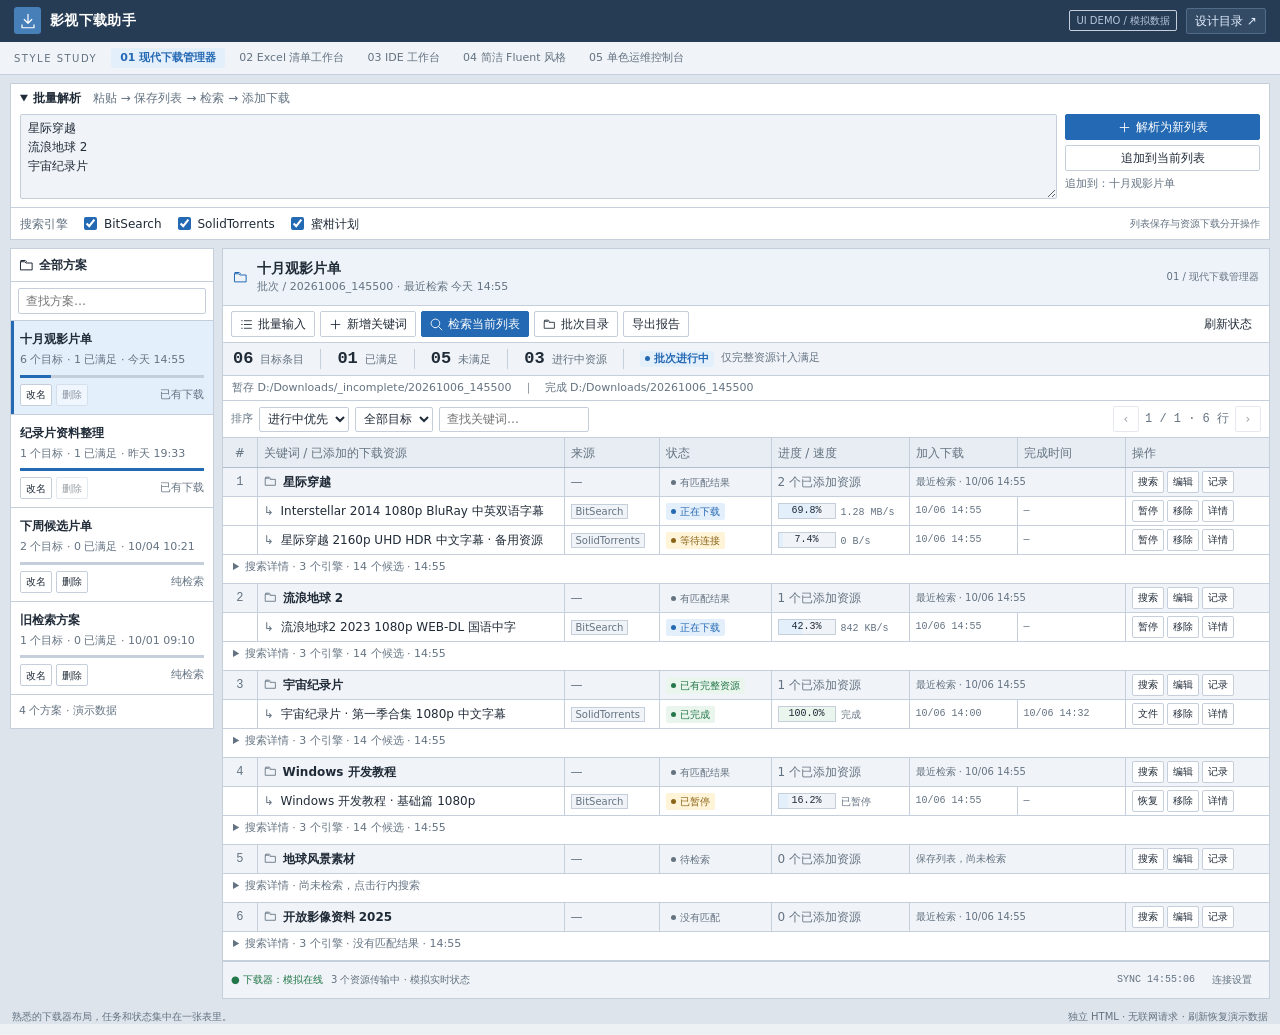
<file: demo/download-manager.html>
<!doctype html>
<html lang="zh-CN"><head><meta charset="utf-8"><meta name="viewport" content="width=device-width,initial-scale=1"><meta name="color-scheme" content="light"><title>现代下载管理器 · 下载工作台 Demo</title><style>
:root{--bg:#eef1f4;--panel:#fff;--surface:#f7f8fa;--ink:#202b38;--muted:#647382;--line:#d1d9e1;--accent:#2469b3;--select:#e6f0fc;--good:#237749;--good-bg:#eaf5ee;--warn:#8a6519;--warn-bg:#fff3d8;--bad:#b04242;--bad-bg:#fbeeee;--sidebar:204px;--row:29px;font:12px/1.5 "Microsoft YaHei UI","Microsoft YaHei","Noto Sans SC",system-ui,sans-serif;color:var(--ink);background:var(--bg)}
*{box-sizing:border-box}body{margin:0;color:var(--ink);background:var(--bg)}button,input,select,textarea{font:inherit;color:inherit}button,.button{display:inline-flex;align-items:center;justify-content:center;gap:5px;min-height:26px;padding:2px 8px;background:var(--panel);border:1px solid var(--line);border-radius:2px;cursor:pointer;white-space:nowrap;text-decoration:none}button:hover,.button:hover{background:var(--select);border-color:var(--accent)}button:disabled{opacity:.45;cursor:not-allowed}button.primary{background:var(--accent);border-color:var(--accent);color:#fff}button.quiet{border-color:transparent;background:transparent}button.icon{padding:2px 5px;min-width:26px}button:focus-visible,a:focus-visible,summary:focus-visible{outline:2px solid var(--accent);outline-offset:2px}input,select,textarea{background:var(--panel);border:1px solid var(--line);border-radius:2px;padding:4px 7px;min-width:0}textarea{resize:vertical;line-height:1.6}h1,h2,h3,p{margin:0;font-size:inherit}a{color:var(--accent)}svg{width:15px;height:15px;flex-shrink:0;vertical-align:middle}button svg{width:13px;height:13px}.mono,.numeric{font-family:"Cascadia Code",Consolas,monospace;font-variant-numeric:tabular-nums}.muted{color:var(--muted)}.spacer{flex:1}.micro{font-size:10px;letter-spacing:1.5px}.topbar{height:47px;display:flex;align-items:center;gap:9px;padding:0 14px;background:var(--panel);border-bottom:1px solid var(--line)}.brand-mark{width:27px;height:27px;display:grid;place-items:center;color:#fff;background:var(--accent);border-radius:3px}.brand-mark svg{width:18px;height:18px}.topbar h1{font-size:14px;font-weight:650;letter-spacing:.3px}.topbar .edition{border-left:1px solid var(--line);padding-left:10px;color:var(--muted)}.demo-flag{font-size:10px;color:var(--muted);border:1px solid var(--line);padding:2px 6px;border-radius:2px}.comparison{height:33px;display:flex;align-items:center;gap:5px;padding:0 14px;border-bottom:1px solid var(--line);background:var(--surface);overflow-x:auto;white-space:nowrap}.comparison a{font-size:11px;padding:2px 9px;border-radius:2px;color:var(--muted);text-decoration:none}.comparison a.current{color:var(--accent);background:var(--select);font-weight:600}.comparison .micro{margin-right:9px;color:var(--muted)}.bulk{margin:8px 10px;background:var(--panel);border:1px solid var(--line)}.bulk>summary{padding:5px 9px;font-weight:600;cursor:pointer;user-select:none}.bulk>summary span{font-weight:400;color:var(--muted);margin-left:12px}.bulk-grid{display:grid;grid-template-columns:1fr 195px;gap:8px;padding:2px 9px 8px}.bulk textarea{height:85px;width:100%;background:var(--surface)}.bulk-actions{display:flex;flex-direction:column;gap:5px}.bulk-actions p{font-size:11px;color:var(--muted)}.engine-picks{display:flex;align-items:center;gap:12px;padding:6px 9px;border-top:1px solid var(--line)}.engine-picks label{display:flex;gap:4px;align-items:center}.engine-picks input{accent-color:var(--accent)}.layout{display:grid;grid-template-columns:var(--sidebar) minmax(0,1fr);gap:8px;margin:8px 10px}.sidebar{background:var(--panel);border:1px solid var(--line);align-self:start;position:sticky;top:8px;min-width:0}.side-head{display:flex;align-items:center;gap:5px;padding:7px 8px;border-bottom:1px solid var(--line);font-weight:600}.side-search{padding:6px 7px;border-bottom:1px solid var(--line)}.side-search input{width:100%;height:26px}.plan{padding:8px 9px;border-bottom:1px solid var(--line);position:relative}.plan.selected{background:var(--select);box-shadow:inset 3px 0 var(--accent)}.plan-open{display:block;max-width:100%;padding:0;min-height:20px;font-weight:600;background:transparent;border:0;text-align:left;white-space:normal;overflow-wrap:anywhere}.plan-meta{font-size:11px;color:var(--muted);margin-top:3px}.plan-progress{height:3px;background:var(--line);margin:6px 0}.plan-progress span{height:100%;display:block;background:var(--accent)}.plan-actions{display:flex;gap:4px}.plan-actions button{font-size:10px;min-height:22px;padding:0 5px}.side-footer{padding:8px;color:var(--muted);font-size:11px}.workspace{min-width:0;background:var(--panel);border:1px solid var(--line);min-height:calc(100vh - 260px)}.job-head{display:flex;align-items:center;gap:9px;padding:9px 10px;border-bottom:1px solid var(--line)}.job-head h2{font-size:14px;font-weight:650}.job-head .caption{font-size:11px;color:var(--muted)}.job-head .folder{color:var(--accent)}.job-tools{display:flex;gap:5px;align-items:center;padding:5px 8px;border-bottom:1px solid var(--line);flex-wrap:wrap}.stats{display:flex;align-items:center;gap:0;padding:8px 9px;border-bottom:1px solid var(--line);background:var(--surface)}.stat{padding:0 16px 0 0;margin-right:16px;border-right:1px solid var(--line);display:flex;gap:7px;align-items:baseline;white-space:nowrap}.stat:last-child{border:0}.stat strong{font-size:19px;font-weight:600;line-height:1.2;font-variant-numeric:tabular-nums}.stat span{font-size:11px;color:var(--muted)}.stats .stat.status strong{font-size:11px;color:var(--accent)}.paths{padding:4px 9px;color:var(--muted);font-size:11px;border-bottom:1px solid var(--line);white-space:nowrap;overflow:hidden;text-overflow:ellipsis}.table-tools{padding:5px 8px;display:flex;align-items:center;gap:6px;border-bottom:1px solid var(--line)}.table-tools select{padding:2px 4px;height:25px}.table-tools input{height:25px;width:150px}.table-tools .label{color:var(--muted);font-size:11px}.table-scroll{overflow:auto;max-height:calc(100vh - 340px);min-height:180px}.work-table{border-collapse:collapse;width:100%;min-width:1010px;table-layout:fixed}.work-table col.num{width:34px}.work-table col.name{width:31%}.work-table col.source{width:95px}.work-table col.status{width:112px}.work-table col.progress{width:138px}.work-table col.time{width:108px}.work-table col.operations{width:144px}.work-table th{height:27px;background:var(--surface);font-weight:500;color:var(--muted);position:sticky;top:0;z-index:2;text-align:left}.work-table th,.work-table td{border-bottom:1px solid var(--line);border-right:1px solid var(--line);padding:3px 6px;height:var(--row);vertical-align:middle;overflow:hidden}.work-table th:last-child,.work-table td:last-child{border-right:0}.work-table th:first-child,.work-table td:first-child{text-align:center;color:var(--muted)}.keyword-row{background:var(--surface)}.keyword-row .query{font-weight:650}.query-wrap{display:flex;align-items:center;gap:6px}.query-wrap svg{color:var(--muted);width:13px}.keyword-row .original{display:block;color:var(--muted);font-size:10px}.row-actions{display:flex;gap:3px;flex-wrap:nowrap}.row-actions button{font-size:10px;min-height:22px;padding:0 5px}.task-name{display:block;overflow:hidden;text-overflow:ellipsis;white-space:nowrap;color:var(--ink)}.task-name:before{content:'↳';color:var(--muted);margin-right:7px}.source-label{font-size:10px;color:var(--muted);background:var(--surface);border:1px solid var(--line);padding:1px 4px;white-space:nowrap}.badge{display:inline-flex;align-items:center;gap:4px;font-size:10px;padding:1px 5px;white-space:nowrap;background:var(--surface);color:var(--muted);border-radius:2px}.badge.running{color:var(--accent);background:var(--select)}.badge.good{color:var(--good);background:var(--good-bg)}.badge.warn{color:var(--warn);background:var(--warn-bg)}.badge.bad{color:var(--bad);background:var(--bad-bg)}.dot{width:5px;height:5px;background:currentColor;border-radius:50%;display:inline-block}.meter{height:16px;width:58px;position:relative;display:inline-block;background:var(--surface);vertical-align:middle;border:1px solid var(--line)}.meter span{height:100%;display:block;background:var(--select)}.meter.good span{background:var(--good-bg)}.meter b{position:absolute;inset:0;text-align:center;font-size:10px;font-weight:500;line-height:14px}.speed{font-size:10px;margin-left:5px;color:var(--muted);white-space:nowrap}.time-cell{font-size:10px;white-space:nowrap;color:var(--muted)}.detail-cell{padding:0!important;text-align:left!important}.search-details>summary{min-height:25px;padding:3px 10px;cursor:pointer;color:var(--muted);font-size:11px;user-select:none}.search-details[open]>summary{background:var(--select);color:var(--accent)}.engines{padding:0 0 0 28px;border-top:1px solid var(--line)}.engine-details{border-bottom:1px solid var(--line)}.engine-details:last-child{border-bottom:0}.engine-details>summary{cursor:pointer;padding:5px 8px;background:var(--surface);font-size:11px}.engine-details>summary b{font-weight:600}.engine-details>summary .count{color:var(--accent);margin-left:5px}.engine-state{margin-left:9px;color:var(--muted);font-size:10px}.results-scroll{overflow-x:auto}.results{width:100%;table-layout:fixed;border-collapse:collapse;min-width:700px}.results col:nth-child(1){width:45px}.results col:nth-child(2){width:40%}.results col:nth-child(3){width:90px}.results col:nth-child(4){width:140px}.results th{position:static;font-size:10px;height:25px}.results td{height:29px;text-align:left!important}.results td:first-child{text-align:center!important}.candidate{display:block;max-width:100%;white-space:nowrap;overflow:hidden;text-overflow:ellipsis;border:0;padding:0;background:transparent;min-height:20px;color:var(--accent);text-align:left;font-size:11px}.candidate:hover{text-decoration:underline;background:transparent}.candidate.added{color:var(--muted)}.results a{display:inline-flex;padding:0 6px;min-height:22px;font-size:10px;align-items:center;border:1px solid var(--line);text-decoration:none;border-radius:2px;white-space:nowrap}.empty-engine{padding:9px;color:var(--muted);font-size:11px}.statusbar{display:flex;align-items:center;gap:8px;padding:5px 8px;font-size:10px;color:var(--muted);border-top:1px solid var(--line);background:var(--surface)}.statusbar .online{color:var(--good)}.footer{display:flex;align-items:center;justify-content:space-between;margin:10px 12px;font-size:10px;color:var(--muted);gap:8px}.mobile-only{display:none}.activity,.inspector,.workspace-tabs,.formula,.sheet-tabs{display:none}.theme-note{font-size:10px;color:var(--muted)}.empty-list{padding:35px;text-align:center;color:var(--muted)}.toast{position:fixed;bottom:21px;left:50%;transform:translateX(-50%);background:var(--ink);color:var(--panel);padding:8px 14px;font-size:12px;border:1px solid var(--line);box-shadow:0 3px 15px #0002;max-width:calc(100vw - 28px);z-index:60;white-space:normal}dialog{color:var(--ink);background:var(--panel);border:1px solid var(--line);border-radius:4px;padding:0;width:min(450px,calc(100vw - 28px));box-shadow:0 15px 50px #0003}dialog::backdrop{background:#1118}dialog h3{font-size:14px;padding:12px;border-bottom:1px solid var(--line)}.dialog-body{padding:12px}.dialog-body label{display:block;margin-bottom:10px;font-size:11px;color:var(--muted)}.dialog-body input{display:block;width:100%;margin-top:4px}.dialog-body p{font-size:11px;color:var(--muted)}.dialog-actions{display:flex;justify-content:flex-end;gap:6px;padding:8px 12px;border-top:1px solid var(--line)}.dialog-actions button{min-height:28px}.drawer-shade{display:none}[hidden]{display:none!important}
/* 01 — download manager */
body[data-theme=manager]{--bg:#dde4ec;--surface:#f0f3f7;--line:#c5cfdb;--select:#e4effc}.manager .topbar{height:42px;background:#263b54;color:#fff;border-color:#263b54}.manager .edition,.manager .demo-flag{color:#b6c8dd}.manager .topbar .button,.manager .topbar button{background:#344b66;border-color:#526b88;color:#e4efff}.manager .brand-mark{background:#477fb9}.manager .job-head{background:#eef3f9}.manager .work-table th{background:#e8edf3;border-bottom:1px solid #afbdcd}.manager .stats{padding:6px 10px}.manager .stat strong{font-size:17px}.manager .workspace{min-height:calc(100vh - 260px)}
/* 02 — workbook */
body[data-theme=sheet]{--bg:#fff;--surface:#f4f7f4;--accent:#207448;--select:#e1f1e6;--line:#d3ddd6;--sidebar:176px}.sheet .topbar{height:40px;background:#207448;color:white}.sheet .topbar .edition,.sheet .topbar .demo-flag{color:#daefe2}.sheet .brand-mark{background:#33845a}.sheet .topbar .button{border-color:#6ca382;color:#fff;background:transparent}.sheet .comparison{background:#f4f7f4}.sheet .layout{gap:0;margin:0 10px}.sheet .sidebar{border-right:0}.sheet .job-head{padding:6px 9px}.sheet .stats{padding:5px 9px}.sheet .stat strong{font-size:15px}.sheet .keyword-row{background:#f1f6f2}.sheet .keyword-row .query{font-weight:500}.sheet .formula{display:flex;align-items:center;gap:7px;padding:5px 8px;border-bottom:1px solid var(--line);background:var(--panel)}.sheet .cell-code{border:1px solid var(--line);padding:1px 14px;font-size:11px}.sheet .formula-value{flex:1;padding-left:8px;border-left:1px solid var(--line);font-size:11px}.sheet .sheet-tabs{display:flex;align-items:center;gap:0;padding:0 7px;border-top:1px solid var(--line);height:31px}.sheet .sheet-tabs button{border:0;border-bottom:3px solid transparent;min-height:29px;border-radius:0;padding:0 13px}.sheet .sheet-tabs button.active{border-color:var(--accent);font-weight:600;color:var(--accent);background:var(--select)}.sheet .task-row:hover{background:#f2f8f4}.sheet .meter{border:0;background:#edf2ed;height:14px}.sheet .meter span{background:#cfebda}.sheet .engines{padding-left:34px}.sheet .work-table th{background:#e9f0eb;text-transform:uppercase}.sheet .job-tools{background:#f6f8f6}.sheet .bulk{margin:8px 10px}.sheet .table-scroll{max-height:calc(100vh - 355px)}
/* 03 — IDE */
body[data-theme=ide]{--bg:#1b1f25;--panel:#242932;--surface:#20252d;--ink:#d5dce7;--muted:#8c98a9;--line:#38414e;--accent:#67a5e4;--select:#2c4058;--good:#8aceaa;--good-bg:#253b31;--warn:#e1bd77;--warn-bg:#42372a;--bad:#eda6a6;--bad-bg:#472e34;--sidebar:192px}.ide .topbar{height:36px;background:#191d23}.ide .topbar h1{font-size:12px}.ide .brand-mark{background:transparent;color:var(--accent);height:21px}.ide .topbar .edition{font-size:11px}.ide .comparison{height:28px;background:#20252d}.ide .layout{position:relative;margin:0 0 0 42px;gap:0;grid-template-columns:var(--sidebar) minmax(0,1fr) 178px}.ide .sidebar{border:0;border-right:1px solid var(--line);min-height:calc(100vh - 244px);position:static;background:#20252d}.ide .workspace{border:0;min-height:calc(100vh - 244px)}.ide .side-head{text-transform:uppercase;color:var(--muted);font-size:11px}.ide .plan{padding:8px}.ide .plan-progress{height:2px}.ide .activity{display:flex;position:absolute;left:-42px;width:42px;top:0;bottom:0;background:#191d23;border-right:1px solid var(--line);flex-direction:column;align-items:center;gap:14px;padding-top:12px;color:var(--muted)}.ide .activity svg{height:20px;width:20px}.ide .activity .active{color:var(--accent)}.ide .workspace-tabs{display:flex;height:32px;background:#1b1f25;border-bottom:1px solid var(--line);overflow:auto}.ide .workspace-tabs button{border:0;border-right:1px solid var(--line);border-radius:0;background:#20252d;color:var(--muted);padding:0 14px;font-size:11px}.ide .workspace-tabs button.active{background:var(--panel);color:var(--ink);border-top:2px solid var(--accent)}.ide .job-head{padding:7px 9px}.ide .job-head h2{font-size:12px;font-weight:500}.ide .stats{padding:6px 9px}.ide .stat strong{font-size:16px}.ide .job-tools{background:var(--panel)}.ide .job-tools button.primary{color:#142539}.ide .bulk{margin:7px 9px 7px 51px;background:var(--surface)}.ide .bulk>summary{font-size:11px;text-transform:uppercase}.ide .bulk textarea{background:#1b1f25;font:12px/1.6 Consolas,"Microsoft YaHei",monospace}.ide .inspector{display:block;background:#20252d;border-left:1px solid var(--line);padding:10px;font-size:11px;overflow:hidden}.ide .inspector h3{font-size:10px;letter-spacing:1.5px;color:var(--muted);padding-bottom:12px}.ide .inspector dt{color:var(--muted);margin:12px 0 4px}.ide .inspector dd{margin:0;overflow-wrap:anywhere}.ide .inspector .trace{border-top:1px solid var(--line);margin-top:18px;padding-top:12px;line-height:2}.ide .footer{margin-left:51px}.ide .work-table th{font-size:10px}.ide .table-scroll{max-height:calc(100vh - 355px)}.ide .source-label{background:transparent}.ide button.primary{color:#142539}
/* 04 — Fluent, restrained */
body[data-theme=fluent]{--bg:#edf1f9;--surface:#f7f9fc;--line:#dde3ee;--accent:#315bd5;--select:#e9edfd;--sidebar:215px}.fluent button,.fluent input,.fluent select,.fluent textarea{border-radius:4px}.fluent .topbar{background:#f7f9fc;height:48px}.fluent .brand-mark{border-radius:6px;background:var(--accent)}.fluent .bulk{border-radius:6px;border-color:#dce3ee;box-shadow:0 1px 2px #293c5505}.fluent .sidebar{border-radius:6px;overflow:hidden;background:#f7f9fc;border-color:transparent}.fluent .workspace{border-radius:6px;overflow:hidden;box-shadow:0 2px 5px #253c5b08}.fluent .plan{margin:3px 5px;border:0;padding:8px;border-radius:4px}.fluent .plan.selected{box-shadow:inset 3px 0 var(--accent)}.fluent .plan-progress{height:3px;border-radius:3px}.fluent .job-head{padding:10px 11px}.fluent .job-head h2{font-weight:600}.fluent .stats{background:var(--panel);padding:9px 11px}.fluent .stat strong{font-size:20px}.fluent .stat{border:0;gap:5px;margin-right:20px;padding-right:0}.fluent .paths{border-top:1px solid var(--line)}.fluent .work-table td,.fluent .work-table th{border-right:0}.fluent .work-table col.name{width:32%}.fluent .keyword-row{background:#f5f7fc}.fluent .task-row:hover{background:#f9faff}.fluent .badge{border-radius:4px}.fluent .meter{border:0;height:16px;border-radius:3px;overflow:hidden}.fluent .row-actions button{border-color:transparent;background:transparent}.fluent .row-actions button:hover{border-color:var(--line);background:var(--select)}.fluent .engines{padding-left:30px}.fluent .engine-details{border-bottom:1px solid var(--line)}
/* 05 — status console */
body[data-theme=console]{--bg:#101619;--panel:#171f23;--surface:#131b1f;--ink:#d3dedf;--muted:#829497;--line:#2d3c40;--accent:#80c6a5;--select:#243d34;--good:#80c6a5;--good-bg:#243d34;--warn:#d2b77a;--warn-bg:#3e3527;--bad:#dc9292;--bad-bg:#3c282a;--sidebar:185px}.console .topbar{height:42px;border-bottom:2px solid var(--accent);background:var(--bg)}.console .topbar h1{font-size:13px;letter-spacing:1px}.console .brand-mark{background:transparent;color:var(--accent)}.console .comparison{background:var(--bg)}.console .layout{gap:9px}.console .sidebar{background:var(--bg)}.console .side-head{font-size:10px;letter-spacing:1.2px;color:var(--muted)}.console .plan-open{font-size:11px;font-weight:500}.console .plan-progress{height:2px}.console .job-head{padding:8px 10px}.console .job-head h2{font-size:13px;font-weight:500}.console .bulk textarea{font-family:Consolas,"Microsoft YaHei",monospace;background:var(--bg)}.console button{border-radius:0;background:transparent}.console button.primary{background:var(--accent);border-color:var(--accent);color:var(--bg)}.console .badge{border-radius:0;border:1px solid currentColor;padding:0 4px;background:transparent}.console .stats{padding:10px}.console .stat{display:flex;flex-direction:column;gap:3px;border-right:1px solid var(--line);padding-right:28px;margin-right:28px}.console .stat strong{font:23px/1 Consolas,monospace;letter-spacing:-1px}.console .stat.status strong{font:12px/1.8 "Microsoft YaHei",sans-serif;letter-spacing:0}.console .stat span{font-size:10px;letter-spacing:1px}.console .stat.warning strong{color:var(--warn)}.console .work-table td{border-right:0}.console .source-label{background:transparent;border:0;padding:0}.console .keyword-row{background:#1c282d}.console .task-name:before{content:'└';font-family:Consolas,monospace}.console .meter{border:0;background:#0e1518}.console .meter span{background:#315846}.console .meter b{font-family:Consolas,monospace}.console .engine-details>summary{font-family:Consolas,"Microsoft YaHei",monospace}.console .work-table th{font-size:10px;letter-spacing:.5px}.console .paths,.console .statusbar,.console .footer{font-family:Consolas,"Microsoft YaHei",monospace}.console .task-row:hover{background:#1c292c}.console .footer{border-top:1px solid var(--line);padding-top:7px}.console.light{--bg:#f0f2f0;--panel:#fff;--surface:#f5f7f5;--ink:#253830;--muted:#697a72;--line:#ced8d1;--accent:#286a4c;--select:#e5f1e9;--good:#286a4c;--good-bg:#e5f1e9;--warn:#86651c;--warn-bg:#fbf3de;--bad:#ab4545;--bad-bg:#f9eeee}.console.light .keyword-row{background:#eef3ef}.console.light .meter{background:#edf2ee}.console.light .meter span{background:#c7e4d0}.console.light .task-row:hover{background:#f5f9f6}.console.light .bulk textarea{background:#f5f7f5}
@media(min-width:1700px){.layout{max-width:1660px;margin-left:auto;margin-right:auto}.bulk{max-width:1660px;margin-left:auto;margin-right:auto}.ide .layout{max-width:none;margin-left:42px}.ide .bulk{max-width:none;margin-left:51px}}
@media(max-width:1280px){.ide .inspector{display:none}.ide .layout{grid-template-columns:var(--sidebar) minmax(0,1fr)}.ide .work-table{min-width:1020px}.topbar .edition{display:none}}
@media(max-width:760px){:root{--row:44px}body{overflow-x:hidden}.topbar{padding:0 10px;height:51px!important;gap:6px}.topbar h1{font-size:12px!important}.topbar .demo-flag{display:none}.topbar .button,.topbar button{min-height:34px}.comparison{padding:0 8px;height:38px!important}.comparison a{min-height:30px;display:inline-flex;align-items:center;padding:2px 7px}.comparison .micro{display:none}.bulk,.ide .bulk{margin:7px 8px}.bulk>summary{min-height:42px;padding:10px 9px}.bulk>summary span{display:none}.bulk-grid{grid-template-columns:1fr}.bulk textarea{height:100px;font-size:16px}.bulk-actions{flex-direction:row;flex-wrap:wrap}.bulk-actions button{min-height:44px}.bulk-actions p{width:100%}.engine-picks{flex-wrap:wrap;gap:6px 9px}.engine-picks label{min-height:35px}.layout,.sheet .layout,.ide .layout{display:block;margin:7px 8px}.sidebar,.ide .sidebar{display:none}.workspace,.ide .workspace{min-height:400px}.mobile-only{display:inline-flex}.activity{display:none!important}.job-head{padding:8px!important;gap:6px}.job-head h2{font-size:12px!important}.job-head .caption{font-size:10px}.job-head .folder{display:none}.job-head .theme-note{display:none}.job-head button{min-height:44px}.job-tools{gap:4px;padding:5px 6px}.job-tools button{min-height:40px;padding:4px 7px;font-size:11px}.stats{padding:8px!important;gap:10px;overflow-x:auto}.stat,.console .stat,.fluent .stat{margin:0;padding:0 10px 0 0;gap:4px}.stat strong{font-size:17px!important}.stat.status{display:none}.stat span{font-size:10px!important}.console .stat{padding-right:15px}.paths{font-size:10px}.table-tools{flex-wrap:wrap;padding:5px 6px}.table-tools select,.table-tools input{min-height:36px;font-size:13px}.table-tools input{width:110px}.table-tools .label{display:none}.work-table{min-width:1060px}.table-scroll,.sheet .table-scroll,.ide .table-scroll{max-height:calc(100dvh - 330px);min-height:250px}.work-table td{min-height:44px;height:44px}.row-actions button{min-height:36px;padding:4px 7px}.task-name{white-space:normal;overflow-wrap:anywhere;font-size:12px}.search-details>summary,.engine-details>summary{min-height:44px;padding:10px}.engines,.sheet .engines,.fluent .engines{padding-left:12px}.candidate{white-space:normal;overflow-wrap:anywhere;min-height:44px;font-size:12px}.results td{height:44px}.results a{min-height:36px}.results{min-width:700px}.statusbar{flex-wrap:wrap;gap:4px 8px;padding:7px}.footer,.ide .footer{margin:10px;flex-direction:column;align-items:flex-start}.formula{overflow:hidden}.sheet .formula-value{white-space:nowrap;overflow:hidden;text-overflow:ellipsis}.sheet-tabs{overflow-x:auto}.sheet .sheet-tabs button{min-height:40px}.sheet .sheet-tabs{height:41px}.workspace-tabs button{min-height:35px}.ide .workspace-tabs{height:36px}.drawer-open .sidebar,.drawer-open.ide .sidebar{display:block;position:fixed;top:8px;bottom:8px;left:8px;width:268px;max-width:85vw;overflow:auto;z-index:51;border:1px solid var(--line);background:var(--panel)}.drawer-open .drawer-shade{display:block;position:fixed;inset:0;background:#0007;z-index:50}.sidebar .plan-open{min-height:32px}.sidebar .plan-actions button{min-height:32px}.side-head{min-height:42px}.dialog-actions button{min-height:44px}.dialog-body input{min-height:42px;font-size:16px}}
@media(prefers-reduced-motion:reduce){*{scroll-behavior:auto!important}}
</style></head><body class="manager" data-theme="manager">
<header class="topbar"><span class="brand-mark" data-icon="down"></span><h1>影视下载助手</h1><span class="edition">TRANSFER DESK</span><span class="spacer"></span><span class="demo-flag">UI DEMO / 模拟数据</span><a class="button" href="index.html">设计目录 ↗</a></header>
<nav class="comparison" aria-label="切换设计方案"><span class="micro">STYLE STUDY</span><a href="download-manager.html" data-nav="manager" class="current">01 现代下载管理器</a><a href="spreadsheet.html" data-nav="sheet">02 Excel 清单工作台</a><a href="ide-workspace.html" data-nav="ide">03 IDE 工作台</a><a href="fluent.html" data-nav="fluent">04 简洁 Fluent 风格</a><a href="console.html" data-nav="console">05 单色运维控制台</a></nav>
<details class="bulk" id="bulk" open><summary>批量解析<span>粘贴 → 保存列表 → 检索 → 添加下载</span></summary><div class="bulk-grid"><textarea id="keywords" aria-label="批量关键词" placeholder="一行一个关键词。此演示可解析新列表、追加关键词和模拟下载。">星际穿越
流浪地球 2
宇宙纪录片</textarea><div class="bulk-actions"><button class="primary" data-action="new-list"><span data-icon="plus"></span>解析为新列表</button><button data-action="append">追加到当前列表</button><p id="appendTarget"></p></div></div><div class="engine-picks"><span class="muted">搜索引擎</span><label><input type="checkbox" value="BitSearch" checked>BitSearch</label><label><input type="checkbox" value="SolidTorrents" checked>SolidTorrents</label><label><input type="checkbox" value="蜜柑计划" checked>蜜柑计划</label><span class="spacer"></span><span class="theme-note">列表保存与资源下载分开操作</span></div></details>
<div class="drawer-shade" data-action="close-drawer"></div><div class="layout"><div class="activity"><span class="active" data-icon="folder"></span><span data-icon="search"></span><span data-icon="down"></span><span data-icon="chart"></span><span class="spacer"></span><span data-icon="settings"></span></div>
<aside class="sidebar" aria-label="批次方案"><div class="side-head"><span data-icon="folder"></span>全部方案<span class="spacer"></span><button class="icon mobile-only" data-action="close-drawer" aria-label="关闭方案列表">×</button></div><div class="side-search"><input id="planFilter" placeholder="查找方案…" aria-label="查找方案"></div><div id="plans"></div><div class="side-footer" id="planCount"></div></aside>
<main class="workspace"><div class="workspace-tabs" id="workspaceTabs"></div><div class="job-head"><button class="icon mobile-only" data-action="drawer" aria-label="打开方案列表"><span data-icon="menu"></span></button><span class="folder" data-icon="folder"></span><div><h2 id="jobName"></h2><div class="caption" id="jobStamp"></div></div><span class="spacer"></span><span class="theme-note">01 / 现代下载管理器</span></div>
<div class="job-tools"><button data-action="input"><span data-icon="list"></span>批量输入</button><button data-action="add-row"><span data-icon="plus"></span>新增关键词</button><button class="primary" data-action="search-all"><span data-icon="search"></span>检索当前列表</button><button data-action="paths"><span data-icon="folder"></span>批次目录</button><button data-action="report">导出报告</button><span class="spacer"></span><button class="quiet" data-action="refresh">刷新状态</button></div>
<div class="stats" id="stats"></div><div class="paths" id="paths"></div><div class="formula"><span class="cell-code mono">A1</span><span class="muted"><i>ƒx</i></span><span class="formula-value" id="formulaValue"></span></div>
<div class="table-tools"><span class="label">排序</span><select id="order" aria-label="排序"><option value="active">进行中优先</option><option value="original">原始顺序</option></select><select id="filter" aria-label="任务筛选"><option value="all">全部目标</option><option value="active">进行中</option><option value="missing">未满足</option><option value="done">已满足</option></select><input id="rowFilter" placeholder="查找关键词…" aria-label="查找关键词"><span class="spacer"></span><button class="icon" id="pagePrev" aria-label="上一页">‹</button><span class="muted numeric" id="pageText"></span><button class="icon" id="pageNext" aria-label="下一页">›</button></div>
<div class="table-scroll"><table class="work-table"><colgroup><col class="num"><col class="name"><col class="source"><col class="status"><col class="progress"><col class="time"><col class="time"><col class="operations"></colgroup><thead><tr><th>#</th><th>关键词 / 已添加的下载资源</th><th>来源</th><th>状态</th><th>进度 / 速度</th><th>加入下载</th><th>完成时间</th><th>操作</th></tr></thead><tbody id="rows"></tbody></table></div>
<div class="sheet-tabs" id="sheetTabs"></div><div class="statusbar"><span class="online">● 下载器：模拟在线</span><span id="transferSummary"></span><span class="spacer"></span><span class="numeric">SYNC <span id="syncTime">14:55:06</span></span><button class="quiet" data-action="connection">连接设置</button></div></main>
<aside class="inspector"><h3>WORKSPACE INFO</h3><dl><dt>当前目标</dt><dd id="inspectorTargets"></dd><dt>完整文件目录</dt><dd class="mono" id="inspectorPath"></dd><dt>后台服务</dt><dd>搜索队列<br>下载状态同步<br>文件核实与报告</dd><dt>查询快照</dt><dd>每次检索独立保存</dd></dl><div class="trace"><span class="muted mono">14:55:06</span> 同步完成<br><span class="muted mono">14:55:02</span> 列表已保存<br><span class="muted mono">14:55:00</span> 检索已结束</div></aside></div>
<footer class="footer"><span>熟悉的下载器布局，任务和状态集中在一张表里。</span><span>独立 HTML · 无联网请求 · 刷新恢复演示数据</span></footer>
<div class="toast" id="toast" role="status" aria-live="polite" hidden></div><dialog id="dialog"><form id="dialogForm"><h3 id="dialogTitle"></h3><div class="dialog-body" id="dialogBody"></div><div class="dialog-actions"><button type="button" onclick="document.getElementById('dialog').close()">关闭</button><button class="primary" id="save" type="submit">保存</button></div></form></dialog><script>(function DemoApp(){
  const $ = id=>document.getElementById(id);
  const esc = x=>String(x??'').replace(/[&<>"']/g,c=>({'&':'&amp;','<':'&lt;','>':'&gt;','"':'&quot;',"'":'&#39;'}[c]));
  const icons={folder:'M3 6h6l2 2h10v11H3z M3 6V4h7l2 2',down:'M12 3v12 M7 10l5 5 5-5 M4 17v4h16v-4',list:'M8 5h13 M8 12h13 M8 19h13 M3 5h1 M3 12h1 M3 19h1',search:'M10 18a8 8 0 1 0 0-16 8 8 0 0 0 0 16 M16 16l6 6',plus:'M12 4v16 M4 12h16',check:'M4 12l5 5L21 5',settings:'M4 5h16 M4 12h16 M4 19h16 M8 2v6 M16 9v6 M10 16v6',menu:'M3 5h18 M3 12h18 M3 19h18',code:'M8 5l-6 7 6 7 M16 5l6 7-6 7 M14 2l-4 20',clock:'M12 7v5l3 2 M12 22a10 10 0 1 0 0-20 10 10 0 0 0 0 20',chart:'M4 20V4 M4 20h17 M8 17v-5 M13 17V7 M18 17v-9',close:'M5 5l14 14 M19 5L5 19',arrow:'M5 12h14 M13 6l6 6-6 6'};
  const icon=name=>`<svg aria-hidden="true" viewBox="0 0 24 24" fill="none" stroke="currentColor" stroke-width="1.6" stroke-linecap="round" stroke-linejoin="round"><path d="${icons[name]||icons.list}"/></svg>`;
  document.querySelectorAll('[data-icon]').forEach(el=>el.innerHTML=icon(el.dataset.icon));
  let sequence=20, current=1, page=1, timer, saveDialog;
  const opened = new Set(), engineOpened = new Set();
  const task=(id,title,source,progress,status,speed,done='—')=>({id,title,source,progress,status,speed,added:status==='completed'?done.slice(0,5)+' 14:00':'10/06 14:55',done});
  const initial=[
    {id:1,query:'星际穿越',searched:true,tasks:[task('a','Interstellar 2014 1080p BluRay 中英双语字幕','BitSearch',69.8,'downloading','1.28 MB/s'),task('b','星际穿越 2160p UHD HDR 中文字幕 · 备用资源','SolidTorrents',7.4,'stalled','0 B/s')]},
    {id:2,query:'流浪地球 2',searched:true,tasks:[task('c','流浪地球2 2023 1080p WEB-DL 国语中字','BitSearch',42.3,'downloading','842 KB/s')]},
    {id:3,query:'宇宙纪录片',searched:true,tasks:[task('d','宇宙纪录片 · 第一季合集 1080p 中文字幕','SolidTorrents',100,'completed','完成','10/06 14:32')]},
    {id:4,query:'Windows 开发教程',searched:true,tasks:[task('e','Windows 开发教程 · 基础篇 1080p','BitSearch',16.2,'paused','已暂停')]},
    {id:5,query:'地球风景素材',searched:false,tasks:[]},
    {id:6,query:'开放影像资料 2025',searched:true,tasks:[],empty:true},
  ];
  const jobs=[
    {id:1,name:'十月观影片单',stamp:'20261006_145500',updated:'今天 14:55',items:initial,started:true},
    {id:2,name:'纪录片资料整理',stamp:'20261005_193300',updated:'昨天 19:33',items:[{id:7,query:'自然纪录片资料',searched:true,tasks:[task('f','自然纪录片资料 · 海洋篇 1080p','SolidTorrents',100,'completed','完成','10/05 19:33')]}],started:true},
    {id:3,name:'下周候选片单',stamp:'20261004_102100',updated:'10/04 10:21',items:[{id:8,query:'摄影基础教程',searched:false,tasks:[]},{id:9,query:'城市风景素材',searched:false,tasks:[]}],started:false},
    {id:4,name:'旧检索方案',stamp:'20261001_091000',updated:'10/01 09:10',items:[{id:10,query:'天文观测资料',searched:true,tasks:[]}],started:false},
  ];
  const stateNames={downloading:['正在下载','running'],stalled:['等待连接','warn'],paused:['已暂停','warn'],completed:['已完成','good'],removed:['已移除','']};
  function job(){return jobs.find(j=>j.id===current)||jobs[0];}
  function notify(message){$('toast').textContent=message;$('toast').hidden=false;clearTimeout(timer);timer=setTimeout(()=>$('toast').hidden=true,3200);}
  function badge(text,type=''){return `<span class="badge ${type}"><i class="dot"></i>${esc(text)}</span>`;}
  function isActive(t){return ['downloading','stalled'].includes(t.status);}
  function satisfied(item){return item.tasks.some(t=>t.status==='completed');}
  function stats(j){return {all:j.items.length,done:j.items.filter(satisfied).length,active:j.items.flatMap(i=>i.tasks).filter(isActive).length};}
  function renderPlans(){
    const filter=$('planFilter').value.toLowerCase();
    $('plans').innerHTML=jobs.filter(j=>j.name.toLowerCase().includes(filter)).map(j=>{const s=stats(j);return `<div class="plan ${j.id===current?'selected':''}"><button class="plan-open" data-action="open" data-job="${j.id}">${esc(j.name)}</button><div class="plan-meta">${s.all} 个目标 · ${s.done} 已满足 · ${esc(j.updated)}</div><div class="plan-progress"><span style="width:${s.all?s.done/s.all*100:0}%"></span></div><div class="plan-actions"><button data-action="rename" data-job="${j.id}">改名</button><button data-action="delete-job" data-job="${j.id}" ${j.started?'disabled title="已有下载关联，不能删除方案"':''}>删除</button><span class="spacer"></span><span class="plan-meta">${j.started?'已有下载':'纯检索'}</span></div></div>`;}).join('')||'<div class="side-footer">没有匹配方案</div>';
    $('planCount').textContent=jobs.length+' 个方案 · 演示数据';
    for(const id of ['workspaceTabs','sheetTabs'])$(id).innerHTML=jobs.slice(0,3).map(j=>`<button class="${j.id===current?'active':''}" data-action="open" data-job="${j.id}">${esc(j.name)}${id==='workspaceTabs'?'　×':''}</button>`).join('');
  }
  function candidates(item,source){
    if(item.empty||source==='蜜柑计划')return [];
    const count=source==='BitSearch'?10:4;
    const formats=['1080p BluRay 中英字幕','2160p UHD HDR 中文字幕','1080p WEB-DL 国语中字','720p H.264 双语字幕'];
    return Array.from({length:count},(_,n)=>({id:`${item.id}-${source}-${n}`,title:`${item.query} ${n===0?'精选合集 · ':''}${formats[n%4]} · 资源版本 ${n+1}`,hot:Math.max(4,128-n*11),date:n<3?'2026/10/06':'2026/10/05',source,size:n%2?'12.6 GB':'4.8 GB'}));
  }
  function candidateTable(item,source){
    const results=candidates(item,source);if(!results.length)return '<div class="empty-engine">本次检索没有匹配结果 · 模拟响应，不请求外部网站</div>';
    return `<div class="results-scroll"><table class="results"><colgroup><col><col><col><col><col></colgroup><thead><tr><th>num</th><th>名字 · 点击添加下载</th><th>热度 / 做种</th><th>更新时间</th><th>详情</th></tr></thead><tbody>${results.map((r,n)=>{const added=item.tasks.some(t=>t.id===r.id);return `<tr><td class="numeric">${n+1}</td><td><button class="candidate ${added?'added':''}" data-action="download" data-item="${item.id}" data-source="${source}" data-index="${n}" title="${esc(r.title)}&#10;来源：${source}&#10;体积：${r.size}&#10;做种：${r.hot}&#10;更新：${r.date}">${added?'✓ ':''}${esc(r.title)}</button></td><td class="numeric">${r.hot}</td><td class="time-cell">${r.date}</td><td><button class="icon" data-action="original" data-title="${esc(r.title)}">原始页面 ↗</button></td></tr>`;}).join('')}</tbody></table></div>`;
  }
  function detailRow(item){
    const sources=item.sources||['BitSearch','SolidTorrents','蜜柑计划'];const total=sources.reduce((n,s)=>n+candidates(item,s).length,0);
    return `<tr><td colspan="8" class="detail-cell"><details class="search-details" data-outer="${item.id}" ${opened.has(item.id)?'open':''}><summary>搜索详情 · ${item.searched?sources.length+' 个引擎 · '+(total?total+' 个候选':'没有匹配结果')+' · 14:55':'尚未检索，点击行内搜索'}</summary><div class="engines">${item.searched?sources.map(source=>{const key=item.id+'-'+source;return `<details class="engine-details" data-engine="${key}" ${engineOpened.has(key)?'open':''}><summary><b>${source}</b><span class="count numeric">[${candidates(item,source).length}]</span><span class="engine-state">${candidates(item,source).length?'响应正常 · 模拟结果':'响应正常 · 0 个匹配'}</span></summary>${candidateTable(item,source)}</details>`;}).join(''):'<div class="empty-engine">先点击关键词行的“搜索”，再展开各搜索引擎查看候选。</div>'}</div></details></td></tr>`;
  }
  function taskRow(item,t){
    const [label,kind]=stateNames[t.status];
    const title=`完整名称：${t.title}\n来源：${t.source}\n加入下载：2026/${t.added}\n状态：${label}\n演示资源，不包含真实磁力链接`;
    return `<tr class="task-row" data-task="${esc(t.id)}"><td></td><td><span class="task-name" title="${esc(title)}">${esc(t.title)}</span></td><td><span class="source-label">${esc(t.source)}</span></td><td data-live="status">${badge(label,kind)}</td><td data-live="progress"><span class="meter ${t.status==='completed'?'good':''}"><span style="width:${t.progress}%"></span><b class="numeric">${t.progress.toFixed(1)}%</b></span><span class="speed numeric">${esc(t.speed)}</span></td><td class="time-cell numeric">${t.added}</td><td class="time-cell numeric">${t.done}</td><td><div class="row-actions">${t.status==='completed'?'<button data-action="view-files">文件</button>':t.status==='removed'?'':`<button data-action="pause" data-task="${esc(t.id)}">${t.status==='paused'?'恢复':'暂停'}</button>`}${t.status!=='removed'?`<button data-action="remove" data-task="${esc(t.id)}">移除</button>`:''}<button data-action="task-info" data-task="${esc(t.id)}">详情</button></div></td></tr>`;
  }
  function render(){
    const j=job();if(!j)return;
    const s=stats(j);$('jobName').textContent=j.name;$('jobStamp').textContent=`批次 / ${j.stamp} · 最近检索 ${j.updated}`;
    $('stats').innerHTML=`<div class="stat"><strong class="numeric">${s.all.toString().padStart(2,'0')}</strong><span>目标条目</span></div><div class="stat"><strong class="numeric">${s.done.toString().padStart(2,'0')}</strong><span>已满足</span></div><div class="stat warning"><strong class="numeric">${(s.all-s.done).toString().padStart(2,'0')}</strong><span>未满足</span></div><div class="stat"><strong class="numeric">${s.active.toString().padStart(2,'0')}</strong><span>进行中资源</span></div><div class="stat status"><strong>${badge(s.done===s.all&&s.all?'全部满足':'批次进行中',s.done===s.all?'good':'running')}</strong><span>仅完整资源计入满足</span></div>`;
    $('paths').textContent=`暂存 D:/Downloads/_incomplete/${j.stamp}　｜　完成 D:/Downloads/${j.stamp}`;
    $('inspectorPath').textContent=`D:/Downloads/${j.stamp}`;$('inspectorTargets').textContent=`${s.done} / ${s.all} 个目标已满足`;
    $('formulaValue').textContent=`批次：${j.name}　｜　原始输入 ${j.items.length} 行　｜　点击资源名称添加下载`;
    let items=j.items.map((item,n)=>({...item,number:n+1}));
    const query=$('rowFilter').value.toLowerCase();items=items.filter(i=>i.query.toLowerCase().includes(query));
    const f=$('filter').value;if(f==='active')items=items.filter(i=>i.tasks.some(isActive));if(f==='missing')items=items.filter(i=>!satisfied(i));if(f==='done')items=items.filter(satisfied);
    if($('order').value==='active')items.sort((a,b)=>Number(b.tasks.some(isActive))-Number(a.tasks.some(isActive))||a.number-b.number);
    const pages=Math.max(1,Math.ceil(items.length/20));page=Math.min(page,pages);$('pageText').textContent=`${page} / ${pages} · ${items.length} 行`;$('pagePrev').disabled=page<=1;$('pageNext').disabled=page>=pages;
    $('rows').innerHTML=items.slice((page-1)*20,page*20).map(item=>`<tr class="keyword-row"><td class="numeric">${item.number}</td><td><div class="query-wrap">${icon('folder')}<span class="query">${esc(item.query)}</span></div></td><td><span class="muted">—</span></td><td>${badge(satisfied(item)?'已有完整资源':item.empty?'没有匹配':item.searched?'有匹配结果':'待检索',satisfied(item)?'good':'')}</td><td><span class="muted">${item.tasks.length} 个已添加资源</span></td><td colspan="2" class="time-cell">${item.searched?'最近检索 · 10/06 14:55':'保存列表，尚未检索'}</td><td><div class="row-actions"><button data-action="search" data-item="${item.id}">搜索</button><button data-action="edit" data-item="${item.id}">编辑</button><button data-action="history" data-item="${item.id}">记录</button></div></td></tr>${[...item.tasks].sort((a,b)=>Number(isActive(b))-Number(isActive(a))).map(t=>taskRow(item,t)).join('')}${detailRow(item)}`).join('')||'<tr><td colspan="8" class="empty-list">没有符合筛选的关键词</td></tr>';
    $('appendTarget').textContent=`追加到：${j.name}`;$('transferSummary').textContent=`${s.active} 个资源传输中 · 模拟实时状态`;
    renderPlans();
  }
  function edit(title,fields,save,description='修改仅保存在当前演示页面，刷新后恢复样例。'){
    $('dialogTitle').textContent=title;$('dialogBody').innerHTML=fields.map(f=>`<label>${esc(f.label)}<input name="${f.name}" value="${esc(f.value)}" ${f.required?'required':''}></label>`).join('')+`<p>${esc(description)}</p>`;saveDialog=save;$('save').hidden=!save;$('dialog').showModal();
  }
  function parseLines(){const lines=$('keywords').value.split(/\r?\n/).filter(l=>l.trim());if(!lines.length)throw new Error('请先粘贴一行一个关键词');if(lines.length>1000)throw new Error('演示支持最多 1000 行，请减少输入');return lines.map(q=>({id:++sequence,query:q.trim(),searched:false,tasks:[]}));}
  function search(item){const sources=[...document.querySelectorAll('.engine-picks input:checked')].map(e=>e.value);if(!sources.length)throw new Error('至少勾选一个搜索引擎');item.sources=sources;item.searched=true;opened.add(item.id);for(const s of sources)engineOpened.delete(item.id+'-'+s);}
  function lookupTask(id){for(const i of job().items){const t=i.tasks.find(t=>t.id===id);if(t)return t;}}
  function selectJob(id){current=Number(id);page=1;document.body.classList.remove('drawer-open');render();}
  $('dialogForm').addEventListener('submit',event=>{event.preventDefault();if(saveDialog)saveDialog(Object.fromEntries(new FormData(event.target)));$('dialog').close();});
  document.addEventListener('toggle',e=>{if(e.target.dataset.outer){const key=Number(e.target.dataset.outer);e.target.open?opened.add(key):opened.delete(key);}if(e.target.dataset.engine){const key=e.target.dataset.engine;e.target.open?engineOpened.add(key):engineOpened.delete(key);}},true);
  document.addEventListener('click',event=>{
    const b=event.target.closest('[data-action]');if(!b||b.disabled)return;const a=b.dataset.action;
    const item=job().items.find(i=>i.id===Number(b.dataset.item));
    try{
      if(a==='open')selectJob(b.dataset.job);
      if(a==='rename'){const j=jobs.find(j=>j.id===Number(b.dataset.job));edit('方案改名',[{name:'name',label:'方案名称',value:j.name,required:true}],v=>{j.name=v.name;render();});}
      if(a==='delete-job'){const id=Number(b.dataset.job),j=jobs.find(j=>j.id===id);if(j.started)return;const index=jobs.indexOf(j);jobs.splice(index,1);if(current===id)current=jobs[0].id;render();notify('已移除演示方案');}
      if(a==='search'){search(item);render();notify('模拟检索完成；点击引擎标题展开结果');}
      if(a==='edit')edit('修改关键词',[{name:'query',label:'当前检索词',value:item.query,required:true}],v=>{item.query=v.query;item.searched=false;opened.delete(item.id);render();});
      if(a==='history')edit('查询记录 · '+item.query,[],null,`模拟历史：2026/10/06 14:55 · 3 个引擎；2026/10/05 19:33 · 2 个引擎。真实工作台每次检索均保存快照，此演示不写入数据库。`);
      if(a==='download'){const r=candidates(item,b.dataset.source)[Number(b.dataset.index)];if(!item.tasks.some(t=>t.id===r.id)){item.tasks.push(task(r.id,r.title,r.source,0,'downloading','启动中'));job().started=true;render();notify('已加入模拟下载队列；没有向 qBittorrent 发送请求');}else notify('该演示资源已添加，无需重复添加');}
      if(a==='pause'){const t=lookupTask(b.dataset.task);t.status=t.status==='paused'?'downloading':'paused';t.speed=t.status==='paused'?'已暂停':'1.28 MB/s';render();}
      if(a==='remove'){const t=lookupTask(b.dataset.task);t.status='removed';t.speed='—';render();notify('演示任务已移除，状态记录保留；没有删除真实文件');}
      if(a==='task-info'){const t=lookupTask(b.dataset.task);edit('资源详情',[{name:'title',label:'完整名称',value:t.title},{name:'source',label:'来源',value:t.source}],null,`状态：${stateNames[t.status][0]}；加入下载：2026/${t.added}；进度 ${t.progress.toFixed(1)}%。所有内容均为模拟数据。`);}
      if(a==='original')edit('原始页面预览',[],null,`${b.dataset.title}。正式版本会在新标签页打开对应站点；演示未绑定真实资源 URL。`);
      if(a==='view-files')edit('完成文件夹',[],null,$('paths').textContent+'。演示不读取文件系统。');
      if(a==='drawer')document.body.classList.toggle('drawer-open');
      if(a==='close-drawer')document.body.classList.remove('drawer-open');
      if(a==='new-list'){const rows=parseLines();const j={id:++sequence,name:'检索方案_20261006_150000',stamp:'20261006_150000',updated:'刚刚',items:rows,started:false};jobs.unshift(j);current=j.id;page=1;render();notify('已解析为新演示列表，下一步点击“检索当前列表”');}
      if(a==='append'){const rows=parseLines();if(job().items.length+rows.length>1000)throw new Error('当前列表最多 1000 行');job().items.push(...rows);render();notify(`已追加 ${rows.length} 行到当前演示方案`);}
      if(a==='add-row')edit('新增关键词',[{name:'query',label:'关键词',value:'',required:true}],v=>{job().items.push({id:++sequence,query:v.query,searched:false,tasks:[]});render();});
      if(a==='search-all'){job().items.forEach(search);render();notify('整批模拟检索完成；引擎详情保持折叠');}
      if(a==='paths')edit('批次目录',[{name:'temp',label:'暂存根目录（示意）',value:'D:/Downloads/_incomplete'},{name:'complete',label:'完成根目录（示意）',value:'D:/Downloads'}],null,job().started?'已有下载，目录锁定。此页面只展示目录结构，不修改本地配置。':'正式版本可在首次下载前修改；演示不写入配置。');
      if(a==='report'){const j=job(),s=stats(j);const text=`批次下载报告（UI 演示）\n方案：${j.name}\n目标：${s.all}；已满足：${s.done}；未满足：${s.all-s.done}\n\n`+j.items.map(i=>i.query+'\n'+i.tasks.map(t=>'  '+t.title+' | '+t.source+' | '+stateNames[t.status][0]+' '+t.progress.toFixed(1)+'%').join('\n')).join('\n\n');const url=URL.createObjectURL(new Blob([text],{type:'text/plain;charset=utf-8'}));const link=document.createElement('a');link.href=url;link.download='demo-report.txt';link.click();setTimeout(()=>URL.revokeObjectURL(url),1000);notify('已导出演示报告');}
      if(a==='refresh'){render();notify('已刷新模拟状态');}
      if(a==='connection')edit('下载器连接 · 演示',[],null,'此页面完全离线，连接状态、速度和进度均为模拟展示。没有调用任何 WebUI API。正式项目在 config.json 设置 qBittorrent 连接。');
      if(a==='theme'){document.body.classList.toggle('light');b.textContent=document.body.classList.contains('light')?'深色模式':'浅色模式';}
      if(a==='input'){$('bulk').open=true;$('bulk').scrollIntoView({behavior:'smooth',block:'start'});}
    }catch(error){notify(error.message);}
  });
  $('planFilter').addEventListener('input',renderPlans);for(const id of ['order','filter','rowFilter'])$(id).addEventListener(id==='rowFilter'?'input':'change',()=>{page=1;render();});
  $('pagePrev').addEventListener('click',()=>{page--;render();});$('pageNext').addEventListener('click',()=>{page++;render();});
  setInterval(()=>{if(document.hidden||$('dialog').open)return;for(const item of job().items)for(const t of item.tasks)if(t.status==='downloading'){t.progress=Math.min(99.9,t.progress+.1);const row=[...document.querySelectorAll('[data-task].task-row')].find(r=>r.dataset.task===t.id);if(row){row.querySelector('.meter span').style.width=t.progress+'%';row.querySelector('.meter b').textContent=t.progress.toFixed(1)+'%';}}$('syncTime').textContent=new Date().toLocaleTimeString('zh-CN',{hour12:false});},3000);
  render();
})();</script></body></html>
</file>
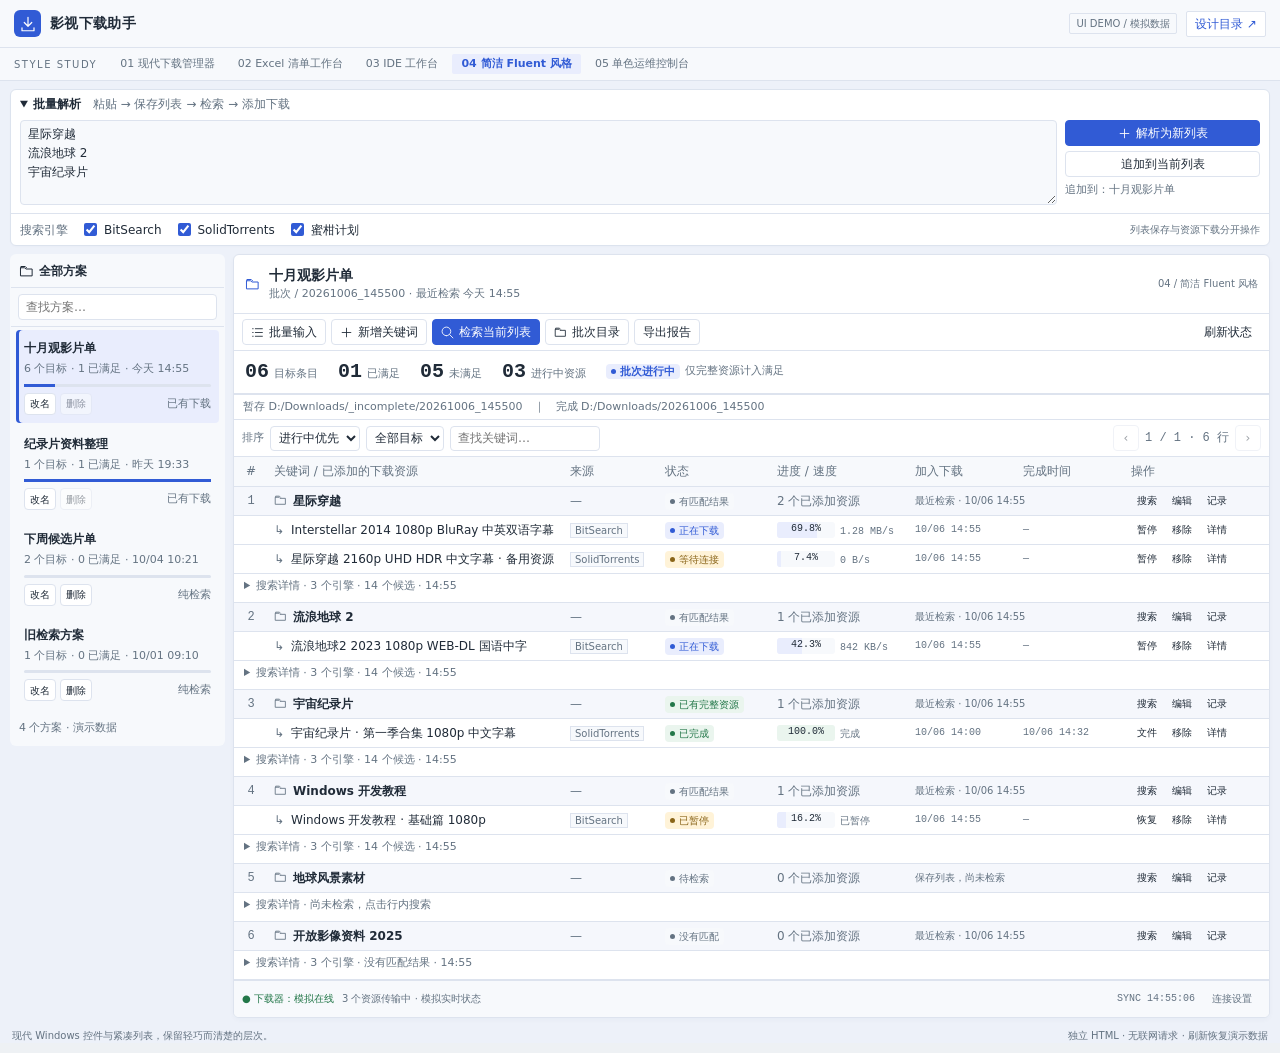
<file: demo/fluent.html>
<!doctype html>
<html lang="zh-CN"><head><meta charset="utf-8"><meta name="viewport" content="width=device-width,initial-scale=1"><meta name="color-scheme" content="light"><title>简洁 Fluent 风格 · 下载工作台 Demo</title><style>
:root{--bg:#eef1f4;--panel:#fff;--surface:#f7f8fa;--ink:#202b38;--muted:#647382;--line:#d1d9e1;--accent:#2469b3;--select:#e6f0fc;--good:#237749;--good-bg:#eaf5ee;--warn:#8a6519;--warn-bg:#fff3d8;--bad:#b04242;--bad-bg:#fbeeee;--sidebar:204px;--row:29px;font:12px/1.5 "Microsoft YaHei UI","Microsoft YaHei","Noto Sans SC",system-ui,sans-serif;color:var(--ink);background:var(--bg)}
*{box-sizing:border-box}body{margin:0;color:var(--ink);background:var(--bg)}button,input,select,textarea{font:inherit;color:inherit}button,.button{display:inline-flex;align-items:center;justify-content:center;gap:5px;min-height:26px;padding:2px 8px;background:var(--panel);border:1px solid var(--line);border-radius:2px;cursor:pointer;white-space:nowrap;text-decoration:none}button:hover,.button:hover{background:var(--select);border-color:var(--accent)}button:disabled{opacity:.45;cursor:not-allowed}button.primary{background:var(--accent);border-color:var(--accent);color:#fff}button.quiet{border-color:transparent;background:transparent}button.icon{padding:2px 5px;min-width:26px}button:focus-visible,a:focus-visible,summary:focus-visible{outline:2px solid var(--accent);outline-offset:2px}input,select,textarea{background:var(--panel);border:1px solid var(--line);border-radius:2px;padding:4px 7px;min-width:0}textarea{resize:vertical;line-height:1.6}h1,h2,h3,p{margin:0;font-size:inherit}a{color:var(--accent)}svg{width:15px;height:15px;flex-shrink:0;vertical-align:middle}button svg{width:13px;height:13px}.mono,.numeric{font-family:"Cascadia Code",Consolas,monospace;font-variant-numeric:tabular-nums}.muted{color:var(--muted)}.spacer{flex:1}.micro{font-size:10px;letter-spacing:1.5px}.topbar{height:47px;display:flex;align-items:center;gap:9px;padding:0 14px;background:var(--panel);border-bottom:1px solid var(--line)}.brand-mark{width:27px;height:27px;display:grid;place-items:center;color:#fff;background:var(--accent);border-radius:3px}.brand-mark svg{width:18px;height:18px}.topbar h1{font-size:14px;font-weight:650;letter-spacing:.3px}.topbar .edition{border-left:1px solid var(--line);padding-left:10px;color:var(--muted)}.demo-flag{font-size:10px;color:var(--muted);border:1px solid var(--line);padding:2px 6px;border-radius:2px}.comparison{height:33px;display:flex;align-items:center;gap:5px;padding:0 14px;border-bottom:1px solid var(--line);background:var(--surface);overflow-x:auto;white-space:nowrap}.comparison a{font-size:11px;padding:2px 9px;border-radius:2px;color:var(--muted);text-decoration:none}.comparison a.current{color:var(--accent);background:var(--select);font-weight:600}.comparison .micro{margin-right:9px;color:var(--muted)}.bulk{margin:8px 10px;background:var(--panel);border:1px solid var(--line)}.bulk>summary{padding:5px 9px;font-weight:600;cursor:pointer;user-select:none}.bulk>summary span{font-weight:400;color:var(--muted);margin-left:12px}.bulk-grid{display:grid;grid-template-columns:1fr 195px;gap:8px;padding:2px 9px 8px}.bulk textarea{height:85px;width:100%;background:var(--surface)}.bulk-actions{display:flex;flex-direction:column;gap:5px}.bulk-actions p{font-size:11px;color:var(--muted)}.engine-picks{display:flex;align-items:center;gap:12px;padding:6px 9px;border-top:1px solid var(--line)}.engine-picks label{display:flex;gap:4px;align-items:center}.engine-picks input{accent-color:var(--accent)}.layout{display:grid;grid-template-columns:var(--sidebar) minmax(0,1fr);gap:8px;margin:8px 10px}.sidebar{background:var(--panel);border:1px solid var(--line);align-self:start;position:sticky;top:8px;min-width:0}.side-head{display:flex;align-items:center;gap:5px;padding:7px 8px;border-bottom:1px solid var(--line);font-weight:600}.side-search{padding:6px 7px;border-bottom:1px solid var(--line)}.side-search input{width:100%;height:26px}.plan{padding:8px 9px;border-bottom:1px solid var(--line);position:relative}.plan.selected{background:var(--select);box-shadow:inset 3px 0 var(--accent)}.plan-open{display:block;max-width:100%;padding:0;min-height:20px;font-weight:600;background:transparent;border:0;text-align:left;white-space:normal;overflow-wrap:anywhere}.plan-meta{font-size:11px;color:var(--muted);margin-top:3px}.plan-progress{height:3px;background:var(--line);margin:6px 0}.plan-progress span{height:100%;display:block;background:var(--accent)}.plan-actions{display:flex;gap:4px}.plan-actions button{font-size:10px;min-height:22px;padding:0 5px}.side-footer{padding:8px;color:var(--muted);font-size:11px}.workspace{min-width:0;background:var(--panel);border:1px solid var(--line);min-height:calc(100vh - 260px)}.job-head{display:flex;align-items:center;gap:9px;padding:9px 10px;border-bottom:1px solid var(--line)}.job-head h2{font-size:14px;font-weight:650}.job-head .caption{font-size:11px;color:var(--muted)}.job-head .folder{color:var(--accent)}.job-tools{display:flex;gap:5px;align-items:center;padding:5px 8px;border-bottom:1px solid var(--line);flex-wrap:wrap}.stats{display:flex;align-items:center;gap:0;padding:8px 9px;border-bottom:1px solid var(--line);background:var(--surface)}.stat{padding:0 16px 0 0;margin-right:16px;border-right:1px solid var(--line);display:flex;gap:7px;align-items:baseline;white-space:nowrap}.stat:last-child{border:0}.stat strong{font-size:19px;font-weight:600;line-height:1.2;font-variant-numeric:tabular-nums}.stat span{font-size:11px;color:var(--muted)}.stats .stat.status strong{font-size:11px;color:var(--accent)}.paths{padding:4px 9px;color:var(--muted);font-size:11px;border-bottom:1px solid var(--line);white-space:nowrap;overflow:hidden;text-overflow:ellipsis}.table-tools{padding:5px 8px;display:flex;align-items:center;gap:6px;border-bottom:1px solid var(--line)}.table-tools select{padding:2px 4px;height:25px}.table-tools input{height:25px;width:150px}.table-tools .label{color:var(--muted);font-size:11px}.table-scroll{overflow:auto;max-height:calc(100vh - 340px);min-height:180px}.work-table{border-collapse:collapse;width:100%;min-width:1010px;table-layout:fixed}.work-table col.num{width:34px}.work-table col.name{width:31%}.work-table col.source{width:95px}.work-table col.status{width:112px}.work-table col.progress{width:138px}.work-table col.time{width:108px}.work-table col.operations{width:144px}.work-table th{height:27px;background:var(--surface);font-weight:500;color:var(--muted);position:sticky;top:0;z-index:2;text-align:left}.work-table th,.work-table td{border-bottom:1px solid var(--line);border-right:1px solid var(--line);padding:3px 6px;height:var(--row);vertical-align:middle;overflow:hidden}.work-table th:last-child,.work-table td:last-child{border-right:0}.work-table th:first-child,.work-table td:first-child{text-align:center;color:var(--muted)}.keyword-row{background:var(--surface)}.keyword-row .query{font-weight:650}.query-wrap{display:flex;align-items:center;gap:6px}.query-wrap svg{color:var(--muted);width:13px}.keyword-row .original{display:block;color:var(--muted);font-size:10px}.row-actions{display:flex;gap:3px;flex-wrap:nowrap}.row-actions button{font-size:10px;min-height:22px;padding:0 5px}.task-name{display:block;overflow:hidden;text-overflow:ellipsis;white-space:nowrap;color:var(--ink)}.task-name:before{content:'↳';color:var(--muted);margin-right:7px}.source-label{font-size:10px;color:var(--muted);background:var(--surface);border:1px solid var(--line);padding:1px 4px;white-space:nowrap}.badge{display:inline-flex;align-items:center;gap:4px;font-size:10px;padding:1px 5px;white-space:nowrap;background:var(--surface);color:var(--muted);border-radius:2px}.badge.running{color:var(--accent);background:var(--select)}.badge.good{color:var(--good);background:var(--good-bg)}.badge.warn{color:var(--warn);background:var(--warn-bg)}.badge.bad{color:var(--bad);background:var(--bad-bg)}.dot{width:5px;height:5px;background:currentColor;border-radius:50%;display:inline-block}.meter{height:16px;width:58px;position:relative;display:inline-block;background:var(--surface);vertical-align:middle;border:1px solid var(--line)}.meter span{height:100%;display:block;background:var(--select)}.meter.good span{background:var(--good-bg)}.meter b{position:absolute;inset:0;text-align:center;font-size:10px;font-weight:500;line-height:14px}.speed{font-size:10px;margin-left:5px;color:var(--muted);white-space:nowrap}.time-cell{font-size:10px;white-space:nowrap;color:var(--muted)}.detail-cell{padding:0!important;text-align:left!important}.search-details>summary{min-height:25px;padding:3px 10px;cursor:pointer;color:var(--muted);font-size:11px;user-select:none}.search-details[open]>summary{background:var(--select);color:var(--accent)}.engines{padding:0 0 0 28px;border-top:1px solid var(--line)}.engine-details{border-bottom:1px solid var(--line)}.engine-details:last-child{border-bottom:0}.engine-details>summary{cursor:pointer;padding:5px 8px;background:var(--surface);font-size:11px}.engine-details>summary b{font-weight:600}.engine-details>summary .count{color:var(--accent);margin-left:5px}.engine-state{margin-left:9px;color:var(--muted);font-size:10px}.results-scroll{overflow-x:auto}.results{width:100%;table-layout:fixed;border-collapse:collapse;min-width:700px}.results col:nth-child(1){width:45px}.results col:nth-child(2){width:40%}.results col:nth-child(3){width:90px}.results col:nth-child(4){width:140px}.results th{position:static;font-size:10px;height:25px}.results td{height:29px;text-align:left!important}.results td:first-child{text-align:center!important}.candidate{display:block;max-width:100%;white-space:nowrap;overflow:hidden;text-overflow:ellipsis;border:0;padding:0;background:transparent;min-height:20px;color:var(--accent);text-align:left;font-size:11px}.candidate:hover{text-decoration:underline;background:transparent}.candidate.added{color:var(--muted)}.results a{display:inline-flex;padding:0 6px;min-height:22px;font-size:10px;align-items:center;border:1px solid var(--line);text-decoration:none;border-radius:2px;white-space:nowrap}.empty-engine{padding:9px;color:var(--muted);font-size:11px}.statusbar{display:flex;align-items:center;gap:8px;padding:5px 8px;font-size:10px;color:var(--muted);border-top:1px solid var(--line);background:var(--surface)}.statusbar .online{color:var(--good)}.footer{display:flex;align-items:center;justify-content:space-between;margin:10px 12px;font-size:10px;color:var(--muted);gap:8px}.mobile-only{display:none}.activity,.inspector,.workspace-tabs,.formula,.sheet-tabs{display:none}.theme-note{font-size:10px;color:var(--muted)}.empty-list{padding:35px;text-align:center;color:var(--muted)}.toast{position:fixed;bottom:21px;left:50%;transform:translateX(-50%);background:var(--ink);color:var(--panel);padding:8px 14px;font-size:12px;border:1px solid var(--line);box-shadow:0 3px 15px #0002;max-width:calc(100vw - 28px);z-index:60;white-space:normal}dialog{color:var(--ink);background:var(--panel);border:1px solid var(--line);border-radius:4px;padding:0;width:min(450px,calc(100vw - 28px));box-shadow:0 15px 50px #0003}dialog::backdrop{background:#1118}dialog h3{font-size:14px;padding:12px;border-bottom:1px solid var(--line)}.dialog-body{padding:12px}.dialog-body label{display:block;margin-bottom:10px;font-size:11px;color:var(--muted)}.dialog-body input{display:block;width:100%;margin-top:4px}.dialog-body p{font-size:11px;color:var(--muted)}.dialog-actions{display:flex;justify-content:flex-end;gap:6px;padding:8px 12px;border-top:1px solid var(--line)}.dialog-actions button{min-height:28px}.drawer-shade{display:none}[hidden]{display:none!important}
/* 01 — download manager */
body[data-theme=manager]{--bg:#dde4ec;--surface:#f0f3f7;--line:#c5cfdb;--select:#e4effc}.manager .topbar{height:42px;background:#263b54;color:#fff;border-color:#263b54}.manager .edition,.manager .demo-flag{color:#b6c8dd}.manager .topbar .button,.manager .topbar button{background:#344b66;border-color:#526b88;color:#e4efff}.manager .brand-mark{background:#477fb9}.manager .job-head{background:#eef3f9}.manager .work-table th{background:#e8edf3;border-bottom:1px solid #afbdcd}.manager .stats{padding:6px 10px}.manager .stat strong{font-size:17px}.manager .workspace{min-height:calc(100vh - 260px)}
/* 02 — workbook */
body[data-theme=sheet]{--bg:#fff;--surface:#f4f7f4;--accent:#207448;--select:#e1f1e6;--line:#d3ddd6;--sidebar:176px}.sheet .topbar{height:40px;background:#207448;color:white}.sheet .topbar .edition,.sheet .topbar .demo-flag{color:#daefe2}.sheet .brand-mark{background:#33845a}.sheet .topbar .button{border-color:#6ca382;color:#fff;background:transparent}.sheet .comparison{background:#f4f7f4}.sheet .layout{gap:0;margin:0 10px}.sheet .sidebar{border-right:0}.sheet .job-head{padding:6px 9px}.sheet .stats{padding:5px 9px}.sheet .stat strong{font-size:15px}.sheet .keyword-row{background:#f1f6f2}.sheet .keyword-row .query{font-weight:500}.sheet .formula{display:flex;align-items:center;gap:7px;padding:5px 8px;border-bottom:1px solid var(--line);background:var(--panel)}.sheet .cell-code{border:1px solid var(--line);padding:1px 14px;font-size:11px}.sheet .formula-value{flex:1;padding-left:8px;border-left:1px solid var(--line);font-size:11px}.sheet .sheet-tabs{display:flex;align-items:center;gap:0;padding:0 7px;border-top:1px solid var(--line);height:31px}.sheet .sheet-tabs button{border:0;border-bottom:3px solid transparent;min-height:29px;border-radius:0;padding:0 13px}.sheet .sheet-tabs button.active{border-color:var(--accent);font-weight:600;color:var(--accent);background:var(--select)}.sheet .task-row:hover{background:#f2f8f4}.sheet .meter{border:0;background:#edf2ed;height:14px}.sheet .meter span{background:#cfebda}.sheet .engines{padding-left:34px}.sheet .work-table th{background:#e9f0eb;text-transform:uppercase}.sheet .job-tools{background:#f6f8f6}.sheet .bulk{margin:8px 10px}.sheet .table-scroll{max-height:calc(100vh - 355px)}
/* 03 — IDE */
body[data-theme=ide]{--bg:#1b1f25;--panel:#242932;--surface:#20252d;--ink:#d5dce7;--muted:#8c98a9;--line:#38414e;--accent:#67a5e4;--select:#2c4058;--good:#8aceaa;--good-bg:#253b31;--warn:#e1bd77;--warn-bg:#42372a;--bad:#eda6a6;--bad-bg:#472e34;--sidebar:192px}.ide .topbar{height:36px;background:#191d23}.ide .topbar h1{font-size:12px}.ide .brand-mark{background:transparent;color:var(--accent);height:21px}.ide .topbar .edition{font-size:11px}.ide .comparison{height:28px;background:#20252d}.ide .layout{position:relative;margin:0 0 0 42px;gap:0;grid-template-columns:var(--sidebar) minmax(0,1fr) 178px}.ide .sidebar{border:0;border-right:1px solid var(--line);min-height:calc(100vh - 244px);position:static;background:#20252d}.ide .workspace{border:0;min-height:calc(100vh - 244px)}.ide .side-head{text-transform:uppercase;color:var(--muted);font-size:11px}.ide .plan{padding:8px}.ide .plan-progress{height:2px}.ide .activity{display:flex;position:absolute;left:-42px;width:42px;top:0;bottom:0;background:#191d23;border-right:1px solid var(--line);flex-direction:column;align-items:center;gap:14px;padding-top:12px;color:var(--muted)}.ide .activity svg{height:20px;width:20px}.ide .activity .active{color:var(--accent)}.ide .workspace-tabs{display:flex;height:32px;background:#1b1f25;border-bottom:1px solid var(--line);overflow:auto}.ide .workspace-tabs button{border:0;border-right:1px solid var(--line);border-radius:0;background:#20252d;color:var(--muted);padding:0 14px;font-size:11px}.ide .workspace-tabs button.active{background:var(--panel);color:var(--ink);border-top:2px solid var(--accent)}.ide .job-head{padding:7px 9px}.ide .job-head h2{font-size:12px;font-weight:500}.ide .stats{padding:6px 9px}.ide .stat strong{font-size:16px}.ide .job-tools{background:var(--panel)}.ide .job-tools button.primary{color:#142539}.ide .bulk{margin:7px 9px 7px 51px;background:var(--surface)}.ide .bulk>summary{font-size:11px;text-transform:uppercase}.ide .bulk textarea{background:#1b1f25;font:12px/1.6 Consolas,"Microsoft YaHei",monospace}.ide .inspector{display:block;background:#20252d;border-left:1px solid var(--line);padding:10px;font-size:11px;overflow:hidden}.ide .inspector h3{font-size:10px;letter-spacing:1.5px;color:var(--muted);padding-bottom:12px}.ide .inspector dt{color:var(--muted);margin:12px 0 4px}.ide .inspector dd{margin:0;overflow-wrap:anywhere}.ide .inspector .trace{border-top:1px solid var(--line);margin-top:18px;padding-top:12px;line-height:2}.ide .footer{margin-left:51px}.ide .work-table th{font-size:10px}.ide .table-scroll{max-height:calc(100vh - 355px)}.ide .source-label{background:transparent}.ide button.primary{color:#142539}
/* 04 — Fluent, restrained */
body[data-theme=fluent]{--bg:#edf1f9;--surface:#f7f9fc;--line:#dde3ee;--accent:#315bd5;--select:#e9edfd;--sidebar:215px}.fluent button,.fluent input,.fluent select,.fluent textarea{border-radius:4px}.fluent .topbar{background:#f7f9fc;height:48px}.fluent .brand-mark{border-radius:6px;background:var(--accent)}.fluent .bulk{border-radius:6px;border-color:#dce3ee;box-shadow:0 1px 2px #293c5505}.fluent .sidebar{border-radius:6px;overflow:hidden;background:#f7f9fc;border-color:transparent}.fluent .workspace{border-radius:6px;overflow:hidden;box-shadow:0 2px 5px #253c5b08}.fluent .plan{margin:3px 5px;border:0;padding:8px;border-radius:4px}.fluent .plan.selected{box-shadow:inset 3px 0 var(--accent)}.fluent .plan-progress{height:3px;border-radius:3px}.fluent .job-head{padding:10px 11px}.fluent .job-head h2{font-weight:600}.fluent .stats{background:var(--panel);padding:9px 11px}.fluent .stat strong{font-size:20px}.fluent .stat{border:0;gap:5px;margin-right:20px;padding-right:0}.fluent .paths{border-top:1px solid var(--line)}.fluent .work-table td,.fluent .work-table th{border-right:0}.fluent .work-table col.name{width:32%}.fluent .keyword-row{background:#f5f7fc}.fluent .task-row:hover{background:#f9faff}.fluent .badge{border-radius:4px}.fluent .meter{border:0;height:16px;border-radius:3px;overflow:hidden}.fluent .row-actions button{border-color:transparent;background:transparent}.fluent .row-actions button:hover{border-color:var(--line);background:var(--select)}.fluent .engines{padding-left:30px}.fluent .engine-details{border-bottom:1px solid var(--line)}
/* 05 — status console */
body[data-theme=console]{--bg:#101619;--panel:#171f23;--surface:#131b1f;--ink:#d3dedf;--muted:#829497;--line:#2d3c40;--accent:#80c6a5;--select:#243d34;--good:#80c6a5;--good-bg:#243d34;--warn:#d2b77a;--warn-bg:#3e3527;--bad:#dc9292;--bad-bg:#3c282a;--sidebar:185px}.console .topbar{height:42px;border-bottom:2px solid var(--accent);background:var(--bg)}.console .topbar h1{font-size:13px;letter-spacing:1px}.console .brand-mark{background:transparent;color:var(--accent)}.console .comparison{background:var(--bg)}.console .layout{gap:9px}.console .sidebar{background:var(--bg)}.console .side-head{font-size:10px;letter-spacing:1.2px;color:var(--muted)}.console .plan-open{font-size:11px;font-weight:500}.console .plan-progress{height:2px}.console .job-head{padding:8px 10px}.console .job-head h2{font-size:13px;font-weight:500}.console .bulk textarea{font-family:Consolas,"Microsoft YaHei",monospace;background:var(--bg)}.console button{border-radius:0;background:transparent}.console button.primary{background:var(--accent);border-color:var(--accent);color:var(--bg)}.console .badge{border-radius:0;border:1px solid currentColor;padding:0 4px;background:transparent}.console .stats{padding:10px}.console .stat{display:flex;flex-direction:column;gap:3px;border-right:1px solid var(--line);padding-right:28px;margin-right:28px}.console .stat strong{font:23px/1 Consolas,monospace;letter-spacing:-1px}.console .stat.status strong{font:12px/1.8 "Microsoft YaHei",sans-serif;letter-spacing:0}.console .stat span{font-size:10px;letter-spacing:1px}.console .stat.warning strong{color:var(--warn)}.console .work-table td{border-right:0}.console .source-label{background:transparent;border:0;padding:0}.console .keyword-row{background:#1c282d}.console .task-name:before{content:'└';font-family:Consolas,monospace}.console .meter{border:0;background:#0e1518}.console .meter span{background:#315846}.console .meter b{font-family:Consolas,monospace}.console .engine-details>summary{font-family:Consolas,"Microsoft YaHei",monospace}.console .work-table th{font-size:10px;letter-spacing:.5px}.console .paths,.console .statusbar,.console .footer{font-family:Consolas,"Microsoft YaHei",monospace}.console .task-row:hover{background:#1c292c}.console .footer{border-top:1px solid var(--line);padding-top:7px}.console.light{--bg:#f0f2f0;--panel:#fff;--surface:#f5f7f5;--ink:#253830;--muted:#697a72;--line:#ced8d1;--accent:#286a4c;--select:#e5f1e9;--good:#286a4c;--good-bg:#e5f1e9;--warn:#86651c;--warn-bg:#fbf3de;--bad:#ab4545;--bad-bg:#f9eeee}.console.light .keyword-row{background:#eef3ef}.console.light .meter{background:#edf2ee}.console.light .meter span{background:#c7e4d0}.console.light .task-row:hover{background:#f5f9f6}.console.light .bulk textarea{background:#f5f7f5}
@media(min-width:1700px){.layout{max-width:1660px;margin-left:auto;margin-right:auto}.bulk{max-width:1660px;margin-left:auto;margin-right:auto}.ide .layout{max-width:none;margin-left:42px}.ide .bulk{max-width:none;margin-left:51px}}
@media(max-width:1280px){.ide .inspector{display:none}.ide .layout{grid-template-columns:var(--sidebar) minmax(0,1fr)}.ide .work-table{min-width:1020px}.topbar .edition{display:none}}
@media(max-width:760px){:root{--row:44px}body{overflow-x:hidden}.topbar{padding:0 10px;height:51px!important;gap:6px}.topbar h1{font-size:12px!important}.topbar .demo-flag{display:none}.topbar .button,.topbar button{min-height:34px}.comparison{padding:0 8px;height:38px!important}.comparison a{min-height:30px;display:inline-flex;align-items:center;padding:2px 7px}.comparison .micro{display:none}.bulk,.ide .bulk{margin:7px 8px}.bulk>summary{min-height:42px;padding:10px 9px}.bulk>summary span{display:none}.bulk-grid{grid-template-columns:1fr}.bulk textarea{height:100px;font-size:16px}.bulk-actions{flex-direction:row;flex-wrap:wrap}.bulk-actions button{min-height:44px}.bulk-actions p{width:100%}.engine-picks{flex-wrap:wrap;gap:6px 9px}.engine-picks label{min-height:35px}.layout,.sheet .layout,.ide .layout{display:block;margin:7px 8px}.sidebar,.ide .sidebar{display:none}.workspace,.ide .workspace{min-height:400px}.mobile-only{display:inline-flex}.activity{display:none!important}.job-head{padding:8px!important;gap:6px}.job-head h2{font-size:12px!important}.job-head .caption{font-size:10px}.job-head .folder{display:none}.job-head .theme-note{display:none}.job-head button{min-height:44px}.job-tools{gap:4px;padding:5px 6px}.job-tools button{min-height:40px;padding:4px 7px;font-size:11px}.stats{padding:8px!important;gap:10px;overflow-x:auto}.stat,.console .stat,.fluent .stat{margin:0;padding:0 10px 0 0;gap:4px}.stat strong{font-size:17px!important}.stat.status{display:none}.stat span{font-size:10px!important}.console .stat{padding-right:15px}.paths{font-size:10px}.table-tools{flex-wrap:wrap;padding:5px 6px}.table-tools select,.table-tools input{min-height:36px;font-size:13px}.table-tools input{width:110px}.table-tools .label{display:none}.work-table{min-width:1060px}.table-scroll,.sheet .table-scroll,.ide .table-scroll{max-height:calc(100dvh - 330px);min-height:250px}.work-table td{min-height:44px;height:44px}.row-actions button{min-height:36px;padding:4px 7px}.task-name{white-space:normal;overflow-wrap:anywhere;font-size:12px}.search-details>summary,.engine-details>summary{min-height:44px;padding:10px}.engines,.sheet .engines,.fluent .engines{padding-left:12px}.candidate{white-space:normal;overflow-wrap:anywhere;min-height:44px;font-size:12px}.results td{height:44px}.results a{min-height:36px}.results{min-width:700px}.statusbar{flex-wrap:wrap;gap:4px 8px;padding:7px}.footer,.ide .footer{margin:10px;flex-direction:column;align-items:flex-start}.formula{overflow:hidden}.sheet .formula-value{white-space:nowrap;overflow:hidden;text-overflow:ellipsis}.sheet-tabs{overflow-x:auto}.sheet .sheet-tabs button{min-height:40px}.sheet .sheet-tabs{height:41px}.workspace-tabs button{min-height:35px}.ide .workspace-tabs{height:36px}.drawer-open .sidebar,.drawer-open.ide .sidebar{display:block;position:fixed;top:8px;bottom:8px;left:8px;width:268px;max-width:85vw;overflow:auto;z-index:51;border:1px solid var(--line);background:var(--panel)}.drawer-open .drawer-shade{display:block;position:fixed;inset:0;background:#0007;z-index:50}.sidebar .plan-open{min-height:32px}.sidebar .plan-actions button{min-height:32px}.side-head{min-height:42px}.dialog-actions button{min-height:44px}.dialog-body input{min-height:42px;font-size:16px}}
@media(prefers-reduced-motion:reduce){*{scroll-behavior:auto!important}}
</style></head><body class="fluent" data-theme="fluent">
<header class="topbar"><span class="brand-mark" data-icon="down"></span><h1>影视下载助手</h1><span class="edition">LIBRARY / DOWNLOADS</span><span class="spacer"></span><span class="demo-flag">UI DEMO / 模拟数据</span><a class="button" href="index.html">设计目录 ↗</a></header>
<nav class="comparison" aria-label="切换设计方案"><span class="micro">STYLE STUDY</span><a href="download-manager.html" data-nav="manager">01 现代下载管理器</a><a href="spreadsheet.html" data-nav="sheet">02 Excel 清单工作台</a><a href="ide-workspace.html" data-nav="ide">03 IDE 工作台</a><a href="fluent.html" data-nav="fluent" class="current">04 简洁 Fluent 风格</a><a href="console.html" data-nav="console">05 单色运维控制台</a></nav>
<details class="bulk" id="bulk" open><summary>批量解析<span>粘贴 → 保存列表 → 检索 → 添加下载</span></summary><div class="bulk-grid"><textarea id="keywords" aria-label="批量关键词" placeholder="一行一个关键词。此演示可解析新列表、追加关键词和模拟下载。">星际穿越
流浪地球 2
宇宙纪录片</textarea><div class="bulk-actions"><button class="primary" data-action="new-list"><span data-icon="plus"></span>解析为新列表</button><button data-action="append">追加到当前列表</button><p id="appendTarget"></p></div></div><div class="engine-picks"><span class="muted">搜索引擎</span><label><input type="checkbox" value="BitSearch" checked>BitSearch</label><label><input type="checkbox" value="SolidTorrents" checked>SolidTorrents</label><label><input type="checkbox" value="蜜柑计划" checked>蜜柑计划</label><span class="spacer"></span><span class="theme-note">列表保存与资源下载分开操作</span></div></details>
<div class="drawer-shade" data-action="close-drawer"></div><div class="layout"><div class="activity"><span class="active" data-icon="folder"></span><span data-icon="search"></span><span data-icon="down"></span><span data-icon="chart"></span><span class="spacer"></span><span data-icon="settings"></span></div>
<aside class="sidebar" aria-label="批次方案"><div class="side-head"><span data-icon="folder"></span>全部方案<span class="spacer"></span><button class="icon mobile-only" data-action="close-drawer" aria-label="关闭方案列表">×</button></div><div class="side-search"><input id="planFilter" placeholder="查找方案…" aria-label="查找方案"></div><div id="plans"></div><div class="side-footer" id="planCount"></div></aside>
<main class="workspace"><div class="workspace-tabs" id="workspaceTabs"></div><div class="job-head"><button class="icon mobile-only" data-action="drawer" aria-label="打开方案列表"><span data-icon="menu"></span></button><span class="folder" data-icon="folder"></span><div><h2 id="jobName"></h2><div class="caption" id="jobStamp"></div></div><span class="spacer"></span><span class="theme-note">04 / 简洁 Fluent 风格</span></div>
<div class="job-tools"><button data-action="input"><span data-icon="list"></span>批量输入</button><button data-action="add-row"><span data-icon="plus"></span>新增关键词</button><button class="primary" data-action="search-all"><span data-icon="search"></span>检索当前列表</button><button data-action="paths"><span data-icon="folder"></span>批次目录</button><button data-action="report">导出报告</button><span class="spacer"></span><button class="quiet" data-action="refresh">刷新状态</button></div>
<div class="stats" id="stats"></div><div class="paths" id="paths"></div><div class="formula"><span class="cell-code mono">A1</span><span class="muted"><i>ƒx</i></span><span class="formula-value" id="formulaValue"></span></div>
<div class="table-tools"><span class="label">排序</span><select id="order" aria-label="排序"><option value="active">进行中优先</option><option value="original">原始顺序</option></select><select id="filter" aria-label="任务筛选"><option value="all">全部目标</option><option value="active">进行中</option><option value="missing">未满足</option><option value="done">已满足</option></select><input id="rowFilter" placeholder="查找关键词…" aria-label="查找关键词"><span class="spacer"></span><button class="icon" id="pagePrev" aria-label="上一页">‹</button><span class="muted numeric" id="pageText"></span><button class="icon" id="pageNext" aria-label="下一页">›</button></div>
<div class="table-scroll"><table class="work-table"><colgroup><col class="num"><col class="name"><col class="source"><col class="status"><col class="progress"><col class="time"><col class="time"><col class="operations"></colgroup><thead><tr><th>#</th><th>关键词 / 已添加的下载资源</th><th>来源</th><th>状态</th><th>进度 / 速度</th><th>加入下载</th><th>完成时间</th><th>操作</th></tr></thead><tbody id="rows"></tbody></table></div>
<div class="sheet-tabs" id="sheetTabs"></div><div class="statusbar"><span class="online">● 下载器：模拟在线</span><span id="transferSummary"></span><span class="spacer"></span><span class="numeric">SYNC <span id="syncTime">14:55:06</span></span><button class="quiet" data-action="connection">连接设置</button></div></main>
<aside class="inspector"><h3>WORKSPACE INFO</h3><dl><dt>当前目标</dt><dd id="inspectorTargets"></dd><dt>完整文件目录</dt><dd class="mono" id="inspectorPath"></dd><dt>后台服务</dt><dd>搜索队列<br>下载状态同步<br>文件核实与报告</dd><dt>查询快照</dt><dd>每次检索独立保存</dd></dl><div class="trace"><span class="muted mono">14:55:06</span> 同步完成<br><span class="muted mono">14:55:02</span> 列表已保存<br><span class="muted mono">14:55:00</span> 检索已结束</div></aside></div>
<footer class="footer"><span>现代 Windows 控件与紧凑列表，保留轻巧而清楚的层次。</span><span>独立 HTML · 无联网请求 · 刷新恢复演示数据</span></footer>
<div class="toast" id="toast" role="status" aria-live="polite" hidden></div><dialog id="dialog"><form id="dialogForm"><h3 id="dialogTitle"></h3><div class="dialog-body" id="dialogBody"></div><div class="dialog-actions"><button type="button" onclick="document.getElementById('dialog').close()">关闭</button><button class="primary" id="save" type="submit">保存</button></div></form></dialog><script>(function DemoApp(){
  const $ = id=>document.getElementById(id);
  const esc = x=>String(x??'').replace(/[&<>"']/g,c=>({'&':'&amp;','<':'&lt;','>':'&gt;','"':'&quot;',"'":'&#39;'}[c]));
  const icons={folder:'M3 6h6l2 2h10v11H3z M3 6V4h7l2 2',down:'M12 3v12 M7 10l5 5 5-5 M4 17v4h16v-4',list:'M8 5h13 M8 12h13 M8 19h13 M3 5h1 M3 12h1 M3 19h1',search:'M10 18a8 8 0 1 0 0-16 8 8 0 0 0 0 16 M16 16l6 6',plus:'M12 4v16 M4 12h16',check:'M4 12l5 5L21 5',settings:'M4 5h16 M4 12h16 M4 19h16 M8 2v6 M16 9v6 M10 16v6',menu:'M3 5h18 M3 12h18 M3 19h18',code:'M8 5l-6 7 6 7 M16 5l6 7-6 7 M14 2l-4 20',clock:'M12 7v5l3 2 M12 22a10 10 0 1 0 0-20 10 10 0 0 0 0 20',chart:'M4 20V4 M4 20h17 M8 17v-5 M13 17V7 M18 17v-9',close:'M5 5l14 14 M19 5L5 19',arrow:'M5 12h14 M13 6l6 6-6 6'};
  const icon=name=>`<svg aria-hidden="true" viewBox="0 0 24 24" fill="none" stroke="currentColor" stroke-width="1.6" stroke-linecap="round" stroke-linejoin="round"><path d="${icons[name]||icons.list}"/></svg>`;
  document.querySelectorAll('[data-icon]').forEach(el=>el.innerHTML=icon(el.dataset.icon));
  let sequence=20, current=1, page=1, timer, saveDialog;
  const opened = new Set(), engineOpened = new Set();
  const task=(id,title,source,progress,status,speed,done='—')=>({id,title,source,progress,status,speed,added:status==='completed'?done.slice(0,5)+' 14:00':'10/06 14:55',done});
  const initial=[
    {id:1,query:'星际穿越',searched:true,tasks:[task('a','Interstellar 2014 1080p BluRay 中英双语字幕','BitSearch',69.8,'downloading','1.28 MB/s'),task('b','星际穿越 2160p UHD HDR 中文字幕 · 备用资源','SolidTorrents',7.4,'stalled','0 B/s')]},
    {id:2,query:'流浪地球 2',searched:true,tasks:[task('c','流浪地球2 2023 1080p WEB-DL 国语中字','BitSearch',42.3,'downloading','842 KB/s')]},
    {id:3,query:'宇宙纪录片',searched:true,tasks:[task('d','宇宙纪录片 · 第一季合集 1080p 中文字幕','SolidTorrents',100,'completed','完成','10/06 14:32')]},
    {id:4,query:'Windows 开发教程',searched:true,tasks:[task('e','Windows 开发教程 · 基础篇 1080p','BitSearch',16.2,'paused','已暂停')]},
    {id:5,query:'地球风景素材',searched:false,tasks:[]},
    {id:6,query:'开放影像资料 2025',searched:true,tasks:[],empty:true},
  ];
  const jobs=[
    {id:1,name:'十月观影片单',stamp:'20261006_145500',updated:'今天 14:55',items:initial,started:true},
    {id:2,name:'纪录片资料整理',stamp:'20261005_193300',updated:'昨天 19:33',items:[{id:7,query:'自然纪录片资料',searched:true,tasks:[task('f','自然纪录片资料 · 海洋篇 1080p','SolidTorrents',100,'completed','完成','10/05 19:33')]}],started:true},
    {id:3,name:'下周候选片单',stamp:'20261004_102100',updated:'10/04 10:21',items:[{id:8,query:'摄影基础教程',searched:false,tasks:[]},{id:9,query:'城市风景素材',searched:false,tasks:[]}],started:false},
    {id:4,name:'旧检索方案',stamp:'20261001_091000',updated:'10/01 09:10',items:[{id:10,query:'天文观测资料',searched:true,tasks:[]}],started:false},
  ];
  const stateNames={downloading:['正在下载','running'],stalled:['等待连接','warn'],paused:['已暂停','warn'],completed:['已完成','good'],removed:['已移除','']};
  function job(){return jobs.find(j=>j.id===current)||jobs[0];}
  function notify(message){$('toast').textContent=message;$('toast').hidden=false;clearTimeout(timer);timer=setTimeout(()=>$('toast').hidden=true,3200);}
  function badge(text,type=''){return `<span class="badge ${type}"><i class="dot"></i>${esc(text)}</span>`;}
  function isActive(t){return ['downloading','stalled'].includes(t.status);}
  function satisfied(item){return item.tasks.some(t=>t.status==='completed');}
  function stats(j){return {all:j.items.length,done:j.items.filter(satisfied).length,active:j.items.flatMap(i=>i.tasks).filter(isActive).length};}
  function renderPlans(){
    const filter=$('planFilter').value.toLowerCase();
    $('plans').innerHTML=jobs.filter(j=>j.name.toLowerCase().includes(filter)).map(j=>{const s=stats(j);return `<div class="plan ${j.id===current?'selected':''}"><button class="plan-open" data-action="open" data-job="${j.id}">${esc(j.name)}</button><div class="plan-meta">${s.all} 个目标 · ${s.done} 已满足 · ${esc(j.updated)}</div><div class="plan-progress"><span style="width:${s.all?s.done/s.all*100:0}%"></span></div><div class="plan-actions"><button data-action="rename" data-job="${j.id}">改名</button><button data-action="delete-job" data-job="${j.id}" ${j.started?'disabled title="已有下载关联，不能删除方案"':''}>删除</button><span class="spacer"></span><span class="plan-meta">${j.started?'已有下载':'纯检索'}</span></div></div>`;}).join('')||'<div class="side-footer">没有匹配方案</div>';
    $('planCount').textContent=jobs.length+' 个方案 · 演示数据';
    for(const id of ['workspaceTabs','sheetTabs'])$(id).innerHTML=jobs.slice(0,3).map(j=>`<button class="${j.id===current?'active':''}" data-action="open" data-job="${j.id}">${esc(j.name)}${id==='workspaceTabs'?'　×':''}</button>`).join('');
  }
  function candidates(item,source){
    if(item.empty||source==='蜜柑计划')return [];
    const count=source==='BitSearch'?10:4;
    const formats=['1080p BluRay 中英字幕','2160p UHD HDR 中文字幕','1080p WEB-DL 国语中字','720p H.264 双语字幕'];
    return Array.from({length:count},(_,n)=>({id:`${item.id}-${source}-${n}`,title:`${item.query} ${n===0?'精选合集 · ':''}${formats[n%4]} · 资源版本 ${n+1}`,hot:Math.max(4,128-n*11),date:n<3?'2026/10/06':'2026/10/05',source,size:n%2?'12.6 GB':'4.8 GB'}));
  }
  function candidateTable(item,source){
    const results=candidates(item,source);if(!results.length)return '<div class="empty-engine">本次检索没有匹配结果 · 模拟响应，不请求外部网站</div>';
    return `<div class="results-scroll"><table class="results"><colgroup><col><col><col><col><col></colgroup><thead><tr><th>num</th><th>名字 · 点击添加下载</th><th>热度 / 做种</th><th>更新时间</th><th>详情</th></tr></thead><tbody>${results.map((r,n)=>{const added=item.tasks.some(t=>t.id===r.id);return `<tr><td class="numeric">${n+1}</td><td><button class="candidate ${added?'added':''}" data-action="download" data-item="${item.id}" data-source="${source}" data-index="${n}" title="${esc(r.title)}&#10;来源：${source}&#10;体积：${r.size}&#10;做种：${r.hot}&#10;更新：${r.date}">${added?'✓ ':''}${esc(r.title)}</button></td><td class="numeric">${r.hot}</td><td class="time-cell">${r.date}</td><td><button class="icon" data-action="original" data-title="${esc(r.title)}">原始页面 ↗</button></td></tr>`;}).join('')}</tbody></table></div>`;
  }
  function detailRow(item){
    const sources=item.sources||['BitSearch','SolidTorrents','蜜柑计划'];const total=sources.reduce((n,s)=>n+candidates(item,s).length,0);
    return `<tr><td colspan="8" class="detail-cell"><details class="search-details" data-outer="${item.id}" ${opened.has(item.id)?'open':''}><summary>搜索详情 · ${item.searched?sources.length+' 个引擎 · '+(total?total+' 个候选':'没有匹配结果')+' · 14:55':'尚未检索，点击行内搜索'}</summary><div class="engines">${item.searched?sources.map(source=>{const key=item.id+'-'+source;return `<details class="engine-details" data-engine="${key}" ${engineOpened.has(key)?'open':''}><summary><b>${source}</b><span class="count numeric">[${candidates(item,source).length}]</span><span class="engine-state">${candidates(item,source).length?'响应正常 · 模拟结果':'响应正常 · 0 个匹配'}</span></summary>${candidateTable(item,source)}</details>`;}).join(''):'<div class="empty-engine">先点击关键词行的“搜索”，再展开各搜索引擎查看候选。</div>'}</div></details></td></tr>`;
  }
  function taskRow(item,t){
    const [label,kind]=stateNames[t.status];
    const title=`完整名称：${t.title}\n来源：${t.source}\n加入下载：2026/${t.added}\n状态：${label}\n演示资源，不包含真实磁力链接`;
    return `<tr class="task-row" data-task="${esc(t.id)}"><td></td><td><span class="task-name" title="${esc(title)}">${esc(t.title)}</span></td><td><span class="source-label">${esc(t.source)}</span></td><td data-live="status">${badge(label,kind)}</td><td data-live="progress"><span class="meter ${t.status==='completed'?'good':''}"><span style="width:${t.progress}%"></span><b class="numeric">${t.progress.toFixed(1)}%</b></span><span class="speed numeric">${esc(t.speed)}</span></td><td class="time-cell numeric">${t.added}</td><td class="time-cell numeric">${t.done}</td><td><div class="row-actions">${t.status==='completed'?'<button data-action="view-files">文件</button>':t.status==='removed'?'':`<button data-action="pause" data-task="${esc(t.id)}">${t.status==='paused'?'恢复':'暂停'}</button>`}${t.status!=='removed'?`<button data-action="remove" data-task="${esc(t.id)}">移除</button>`:''}<button data-action="task-info" data-task="${esc(t.id)}">详情</button></div></td></tr>`;
  }
  function render(){
    const j=job();if(!j)return;
    const s=stats(j);$('jobName').textContent=j.name;$('jobStamp').textContent=`批次 / ${j.stamp} · 最近检索 ${j.updated}`;
    $('stats').innerHTML=`<div class="stat"><strong class="numeric">${s.all.toString().padStart(2,'0')}</strong><span>目标条目</span></div><div class="stat"><strong class="numeric">${s.done.toString().padStart(2,'0')}</strong><span>已满足</span></div><div class="stat warning"><strong class="numeric">${(s.all-s.done).toString().padStart(2,'0')}</strong><span>未满足</span></div><div class="stat"><strong class="numeric">${s.active.toString().padStart(2,'0')}</strong><span>进行中资源</span></div><div class="stat status"><strong>${badge(s.done===s.all&&s.all?'全部满足':'批次进行中',s.done===s.all?'good':'running')}</strong><span>仅完整资源计入满足</span></div>`;
    $('paths').textContent=`暂存 D:/Downloads/_incomplete/${j.stamp}　｜　完成 D:/Downloads/${j.stamp}`;
    $('inspectorPath').textContent=`D:/Downloads/${j.stamp}`;$('inspectorTargets').textContent=`${s.done} / ${s.all} 个目标已满足`;
    $('formulaValue').textContent=`批次：${j.name}　｜　原始输入 ${j.items.length} 行　｜　点击资源名称添加下载`;
    let items=j.items.map((item,n)=>({...item,number:n+1}));
    const query=$('rowFilter').value.toLowerCase();items=items.filter(i=>i.query.toLowerCase().includes(query));
    const f=$('filter').value;if(f==='active')items=items.filter(i=>i.tasks.some(isActive));if(f==='missing')items=items.filter(i=>!satisfied(i));if(f==='done')items=items.filter(satisfied);
    if($('order').value==='active')items.sort((a,b)=>Number(b.tasks.some(isActive))-Number(a.tasks.some(isActive))||a.number-b.number);
    const pages=Math.max(1,Math.ceil(items.length/20));page=Math.min(page,pages);$('pageText').textContent=`${page} / ${pages} · ${items.length} 行`;$('pagePrev').disabled=page<=1;$('pageNext').disabled=page>=pages;
    $('rows').innerHTML=items.slice((page-1)*20,page*20).map(item=>`<tr class="keyword-row"><td class="numeric">${item.number}</td><td><div class="query-wrap">${icon('folder')}<span class="query">${esc(item.query)}</span></div></td><td><span class="muted">—</span></td><td>${badge(satisfied(item)?'已有完整资源':item.empty?'没有匹配':item.searched?'有匹配结果':'待检索',satisfied(item)?'good':'')}</td><td><span class="muted">${item.tasks.length} 个已添加资源</span></td><td colspan="2" class="time-cell">${item.searched?'最近检索 · 10/06 14:55':'保存列表，尚未检索'}</td><td><div class="row-actions"><button data-action="search" data-item="${item.id}">搜索</button><button data-action="edit" data-item="${item.id}">编辑</button><button data-action="history" data-item="${item.id}">记录</button></div></td></tr>${[...item.tasks].sort((a,b)=>Number(isActive(b))-Number(isActive(a))).map(t=>taskRow(item,t)).join('')}${detailRow(item)}`).join('')||'<tr><td colspan="8" class="empty-list">没有符合筛选的关键词</td></tr>';
    $('appendTarget').textContent=`追加到：${j.name}`;$('transferSummary').textContent=`${s.active} 个资源传输中 · 模拟实时状态`;
    renderPlans();
  }
  function edit(title,fields,save,description='修改仅保存在当前演示页面，刷新后恢复样例。'){
    $('dialogTitle').textContent=title;$('dialogBody').innerHTML=fields.map(f=>`<label>${esc(f.label)}<input name="${f.name}" value="${esc(f.value)}" ${f.required?'required':''}></label>`).join('')+`<p>${esc(description)}</p>`;saveDialog=save;$('save').hidden=!save;$('dialog').showModal();
  }
  function parseLines(){const lines=$('keywords').value.split(/\r?\n/).filter(l=>l.trim());if(!lines.length)throw new Error('请先粘贴一行一个关键词');if(lines.length>1000)throw new Error('演示支持最多 1000 行，请减少输入');return lines.map(q=>({id:++sequence,query:q.trim(),searched:false,tasks:[]}));}
  function search(item){const sources=[...document.querySelectorAll('.engine-picks input:checked')].map(e=>e.value);if(!sources.length)throw new Error('至少勾选一个搜索引擎');item.sources=sources;item.searched=true;opened.add(item.id);for(const s of sources)engineOpened.delete(item.id+'-'+s);}
  function lookupTask(id){for(const i of job().items){const t=i.tasks.find(t=>t.id===id);if(t)return t;}}
  function selectJob(id){current=Number(id);page=1;document.body.classList.remove('drawer-open');render();}
  $('dialogForm').addEventListener('submit',event=>{event.preventDefault();if(saveDialog)saveDialog(Object.fromEntries(new FormData(event.target)));$('dialog').close();});
  document.addEventListener('toggle',e=>{if(e.target.dataset.outer){const key=Number(e.target.dataset.outer);e.target.open?opened.add(key):opened.delete(key);}if(e.target.dataset.engine){const key=e.target.dataset.engine;e.target.open?engineOpened.add(key):engineOpened.delete(key);}},true);
  document.addEventListener('click',event=>{
    const b=event.target.closest('[data-action]');if(!b||b.disabled)return;const a=b.dataset.action;
    const item=job().items.find(i=>i.id===Number(b.dataset.item));
    try{
      if(a==='open')selectJob(b.dataset.job);
      if(a==='rename'){const j=jobs.find(j=>j.id===Number(b.dataset.job));edit('方案改名',[{name:'name',label:'方案名称',value:j.name,required:true}],v=>{j.name=v.name;render();});}
      if(a==='delete-job'){const id=Number(b.dataset.job),j=jobs.find(j=>j.id===id);if(j.started)return;const index=jobs.indexOf(j);jobs.splice(index,1);if(current===id)current=jobs[0].id;render();notify('已移除演示方案');}
      if(a==='search'){search(item);render();notify('模拟检索完成；点击引擎标题展开结果');}
      if(a==='edit')edit('修改关键词',[{name:'query',label:'当前检索词',value:item.query,required:true}],v=>{item.query=v.query;item.searched=false;opened.delete(item.id);render();});
      if(a==='history')edit('查询记录 · '+item.query,[],null,`模拟历史：2026/10/06 14:55 · 3 个引擎；2026/10/05 19:33 · 2 个引擎。真实工作台每次检索均保存快照，此演示不写入数据库。`);
      if(a==='download'){const r=candidates(item,b.dataset.source)[Number(b.dataset.index)];if(!item.tasks.some(t=>t.id===r.id)){item.tasks.push(task(r.id,r.title,r.source,0,'downloading','启动中'));job().started=true;render();notify('已加入模拟下载队列；没有向 qBittorrent 发送请求');}else notify('该演示资源已添加，无需重复添加');}
      if(a==='pause'){const t=lookupTask(b.dataset.task);t.status=t.status==='paused'?'downloading':'paused';t.speed=t.status==='paused'?'已暂停':'1.28 MB/s';render();}
      if(a==='remove'){const t=lookupTask(b.dataset.task);t.status='removed';t.speed='—';render();notify('演示任务已移除，状态记录保留；没有删除真实文件');}
      if(a==='task-info'){const t=lookupTask(b.dataset.task);edit('资源详情',[{name:'title',label:'完整名称',value:t.title},{name:'source',label:'来源',value:t.source}],null,`状态：${stateNames[t.status][0]}；加入下载：2026/${t.added}；进度 ${t.progress.toFixed(1)}%。所有内容均为模拟数据。`);}
      if(a==='original')edit('原始页面预览',[],null,`${b.dataset.title}。正式版本会在新标签页打开对应站点；演示未绑定真实资源 URL。`);
      if(a==='view-files')edit('完成文件夹',[],null,$('paths').textContent+'。演示不读取文件系统。');
      if(a==='drawer')document.body.classList.toggle('drawer-open');
      if(a==='close-drawer')document.body.classList.remove('drawer-open');
      if(a==='new-list'){const rows=parseLines();const j={id:++sequence,name:'检索方案_20261006_150000',stamp:'20261006_150000',updated:'刚刚',items:rows,started:false};jobs.unshift(j);current=j.id;page=1;render();notify('已解析为新演示列表，下一步点击“检索当前列表”');}
      if(a==='append'){const rows=parseLines();if(job().items.length+rows.length>1000)throw new Error('当前列表最多 1000 行');job().items.push(...rows);render();notify(`已追加 ${rows.length} 行到当前演示方案`);}
      if(a==='add-row')edit('新增关键词',[{name:'query',label:'关键词',value:'',required:true}],v=>{job().items.push({id:++sequence,query:v.query,searched:false,tasks:[]});render();});
      if(a==='search-all'){job().items.forEach(search);render();notify('整批模拟检索完成；引擎详情保持折叠');}
      if(a==='paths')edit('批次目录',[{name:'temp',label:'暂存根目录（示意）',value:'D:/Downloads/_incomplete'},{name:'complete',label:'完成根目录（示意）',value:'D:/Downloads'}],null,job().started?'已有下载，目录锁定。此页面只展示目录结构，不修改本地配置。':'正式版本可在首次下载前修改；演示不写入配置。');
      if(a==='report'){const j=job(),s=stats(j);const text=`批次下载报告（UI 演示）\n方案：${j.name}\n目标：${s.all}；已满足：${s.done}；未满足：${s.all-s.done}\n\n`+j.items.map(i=>i.query+'\n'+i.tasks.map(t=>'  '+t.title+' | '+t.source+' | '+stateNames[t.status][0]+' '+t.progress.toFixed(1)+'%').join('\n')).join('\n\n');const url=URL.createObjectURL(new Blob([text],{type:'text/plain;charset=utf-8'}));const link=document.createElement('a');link.href=url;link.download='demo-report.txt';link.click();setTimeout(()=>URL.revokeObjectURL(url),1000);notify('已导出演示报告');}
      if(a==='refresh'){render();notify('已刷新模拟状态');}
      if(a==='connection')edit('下载器连接 · 演示',[],null,'此页面完全离线，连接状态、速度和进度均为模拟展示。没有调用任何 WebUI API。正式项目在 config.json 设置 qBittorrent 连接。');
      if(a==='theme'){document.body.classList.toggle('light');b.textContent=document.body.classList.contains('light')?'深色模式':'浅色模式';}
      if(a==='input'){$('bulk').open=true;$('bulk').scrollIntoView({behavior:'smooth',block:'start'});}
    }catch(error){notify(error.message);}
  });
  $('planFilter').addEventListener('input',renderPlans);for(const id of ['order','filter','rowFilter'])$(id).addEventListener(id==='rowFilter'?'input':'change',()=>{page=1;render();});
  $('pagePrev').addEventListener('click',()=>{page--;render();});$('pageNext').addEventListener('click',()=>{page++;render();});
  setInterval(()=>{if(document.hidden||$('dialog').open)return;for(const item of job().items)for(const t of item.tasks)if(t.status==='downloading'){t.progress=Math.min(99.9,t.progress+.1);const row=[...document.querySelectorAll('[data-task].task-row')].find(r=>r.dataset.task===t.id);if(row){row.querySelector('.meter span').style.width=t.progress+'%';row.querySelector('.meter b').textContent=t.progress.toFixed(1)+'%';}}$('syncTime').textContent=new Date().toLocaleTimeString('zh-CN',{hour12:false});},3000);
  render();
})();</script></body></html>
</file>
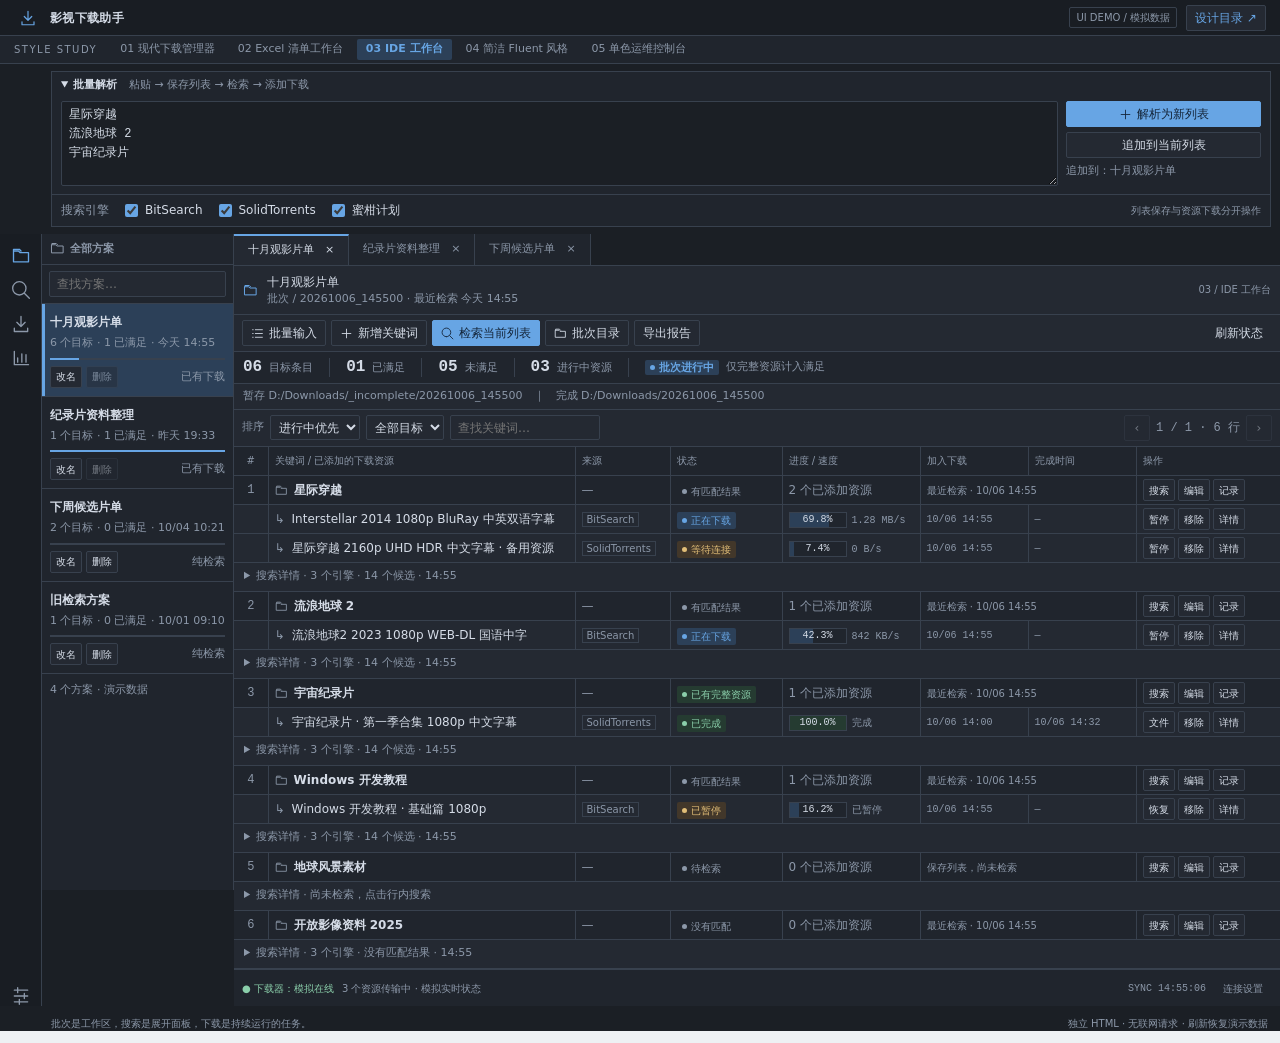
<file: demo/ide-workspace.html>
<!doctype html>
<html lang="zh-CN"><head><meta charset="utf-8"><meta name="viewport" content="width=device-width,initial-scale=1"><meta name="color-scheme" content="dark"><title>IDE 工作台 · 下载工作台 Demo</title><style>
:root{--bg:#eef1f4;--panel:#fff;--surface:#f7f8fa;--ink:#202b38;--muted:#647382;--line:#d1d9e1;--accent:#2469b3;--select:#e6f0fc;--good:#237749;--good-bg:#eaf5ee;--warn:#8a6519;--warn-bg:#fff3d8;--bad:#b04242;--bad-bg:#fbeeee;--sidebar:204px;--row:29px;font:12px/1.5 "Microsoft YaHei UI","Microsoft YaHei","Noto Sans SC",system-ui,sans-serif;color:var(--ink);background:var(--bg)}
*{box-sizing:border-box}body{margin:0;color:var(--ink);background:var(--bg)}button,input,select,textarea{font:inherit;color:inherit}button,.button{display:inline-flex;align-items:center;justify-content:center;gap:5px;min-height:26px;padding:2px 8px;background:var(--panel);border:1px solid var(--line);border-radius:2px;cursor:pointer;white-space:nowrap;text-decoration:none}button:hover,.button:hover{background:var(--select);border-color:var(--accent)}button:disabled{opacity:.45;cursor:not-allowed}button.primary{background:var(--accent);border-color:var(--accent);color:#fff}button.quiet{border-color:transparent;background:transparent}button.icon{padding:2px 5px;min-width:26px}button:focus-visible,a:focus-visible,summary:focus-visible{outline:2px solid var(--accent);outline-offset:2px}input,select,textarea{background:var(--panel);border:1px solid var(--line);border-radius:2px;padding:4px 7px;min-width:0}textarea{resize:vertical;line-height:1.6}h1,h2,h3,p{margin:0;font-size:inherit}a{color:var(--accent)}svg{width:15px;height:15px;flex-shrink:0;vertical-align:middle}button svg{width:13px;height:13px}.mono,.numeric{font-family:"Cascadia Code",Consolas,monospace;font-variant-numeric:tabular-nums}.muted{color:var(--muted)}.spacer{flex:1}.micro{font-size:10px;letter-spacing:1.5px}.topbar{height:47px;display:flex;align-items:center;gap:9px;padding:0 14px;background:var(--panel);border-bottom:1px solid var(--line)}.brand-mark{width:27px;height:27px;display:grid;place-items:center;color:#fff;background:var(--accent);border-radius:3px}.brand-mark svg{width:18px;height:18px}.topbar h1{font-size:14px;font-weight:650;letter-spacing:.3px}.topbar .edition{border-left:1px solid var(--line);padding-left:10px;color:var(--muted)}.demo-flag{font-size:10px;color:var(--muted);border:1px solid var(--line);padding:2px 6px;border-radius:2px}.comparison{height:33px;display:flex;align-items:center;gap:5px;padding:0 14px;border-bottom:1px solid var(--line);background:var(--surface);overflow-x:auto;white-space:nowrap}.comparison a{font-size:11px;padding:2px 9px;border-radius:2px;color:var(--muted);text-decoration:none}.comparison a.current{color:var(--accent);background:var(--select);font-weight:600}.comparison .micro{margin-right:9px;color:var(--muted)}.bulk{margin:8px 10px;background:var(--panel);border:1px solid var(--line)}.bulk>summary{padding:5px 9px;font-weight:600;cursor:pointer;user-select:none}.bulk>summary span{font-weight:400;color:var(--muted);margin-left:12px}.bulk-grid{display:grid;grid-template-columns:1fr 195px;gap:8px;padding:2px 9px 8px}.bulk textarea{height:85px;width:100%;background:var(--surface)}.bulk-actions{display:flex;flex-direction:column;gap:5px}.bulk-actions p{font-size:11px;color:var(--muted)}.engine-picks{display:flex;align-items:center;gap:12px;padding:6px 9px;border-top:1px solid var(--line)}.engine-picks label{display:flex;gap:4px;align-items:center}.engine-picks input{accent-color:var(--accent)}.layout{display:grid;grid-template-columns:var(--sidebar) minmax(0,1fr);gap:8px;margin:8px 10px}.sidebar{background:var(--panel);border:1px solid var(--line);align-self:start;position:sticky;top:8px;min-width:0}.side-head{display:flex;align-items:center;gap:5px;padding:7px 8px;border-bottom:1px solid var(--line);font-weight:600}.side-search{padding:6px 7px;border-bottom:1px solid var(--line)}.side-search input{width:100%;height:26px}.plan{padding:8px 9px;border-bottom:1px solid var(--line);position:relative}.plan.selected{background:var(--select);box-shadow:inset 3px 0 var(--accent)}.plan-open{display:block;max-width:100%;padding:0;min-height:20px;font-weight:600;background:transparent;border:0;text-align:left;white-space:normal;overflow-wrap:anywhere}.plan-meta{font-size:11px;color:var(--muted);margin-top:3px}.plan-progress{height:3px;background:var(--line);margin:6px 0}.plan-progress span{height:100%;display:block;background:var(--accent)}.plan-actions{display:flex;gap:4px}.plan-actions button{font-size:10px;min-height:22px;padding:0 5px}.side-footer{padding:8px;color:var(--muted);font-size:11px}.workspace{min-width:0;background:var(--panel);border:1px solid var(--line);min-height:calc(100vh - 260px)}.job-head{display:flex;align-items:center;gap:9px;padding:9px 10px;border-bottom:1px solid var(--line)}.job-head h2{font-size:14px;font-weight:650}.job-head .caption{font-size:11px;color:var(--muted)}.job-head .folder{color:var(--accent)}.job-tools{display:flex;gap:5px;align-items:center;padding:5px 8px;border-bottom:1px solid var(--line);flex-wrap:wrap}.stats{display:flex;align-items:center;gap:0;padding:8px 9px;border-bottom:1px solid var(--line);background:var(--surface)}.stat{padding:0 16px 0 0;margin-right:16px;border-right:1px solid var(--line);display:flex;gap:7px;align-items:baseline;white-space:nowrap}.stat:last-child{border:0}.stat strong{font-size:19px;font-weight:600;line-height:1.2;font-variant-numeric:tabular-nums}.stat span{font-size:11px;color:var(--muted)}.stats .stat.status strong{font-size:11px;color:var(--accent)}.paths{padding:4px 9px;color:var(--muted);font-size:11px;border-bottom:1px solid var(--line);white-space:nowrap;overflow:hidden;text-overflow:ellipsis}.table-tools{padding:5px 8px;display:flex;align-items:center;gap:6px;border-bottom:1px solid var(--line)}.table-tools select{padding:2px 4px;height:25px}.table-tools input{height:25px;width:150px}.table-tools .label{color:var(--muted);font-size:11px}.table-scroll{overflow:auto;max-height:calc(100vh - 340px);min-height:180px}.work-table{border-collapse:collapse;width:100%;min-width:1010px;table-layout:fixed}.work-table col.num{width:34px}.work-table col.name{width:31%}.work-table col.source{width:95px}.work-table col.status{width:112px}.work-table col.progress{width:138px}.work-table col.time{width:108px}.work-table col.operations{width:144px}.work-table th{height:27px;background:var(--surface);font-weight:500;color:var(--muted);position:sticky;top:0;z-index:2;text-align:left}.work-table th,.work-table td{border-bottom:1px solid var(--line);border-right:1px solid var(--line);padding:3px 6px;height:var(--row);vertical-align:middle;overflow:hidden}.work-table th:last-child,.work-table td:last-child{border-right:0}.work-table th:first-child,.work-table td:first-child{text-align:center;color:var(--muted)}.keyword-row{background:var(--surface)}.keyword-row .query{font-weight:650}.query-wrap{display:flex;align-items:center;gap:6px}.query-wrap svg{color:var(--muted);width:13px}.keyword-row .original{display:block;color:var(--muted);font-size:10px}.row-actions{display:flex;gap:3px;flex-wrap:nowrap}.row-actions button{font-size:10px;min-height:22px;padding:0 5px}.task-name{display:block;overflow:hidden;text-overflow:ellipsis;white-space:nowrap;color:var(--ink)}.task-name:before{content:'↳';color:var(--muted);margin-right:7px}.source-label{font-size:10px;color:var(--muted);background:var(--surface);border:1px solid var(--line);padding:1px 4px;white-space:nowrap}.badge{display:inline-flex;align-items:center;gap:4px;font-size:10px;padding:1px 5px;white-space:nowrap;background:var(--surface);color:var(--muted);border-radius:2px}.badge.running{color:var(--accent);background:var(--select)}.badge.good{color:var(--good);background:var(--good-bg)}.badge.warn{color:var(--warn);background:var(--warn-bg)}.badge.bad{color:var(--bad);background:var(--bad-bg)}.dot{width:5px;height:5px;background:currentColor;border-radius:50%;display:inline-block}.meter{height:16px;width:58px;position:relative;display:inline-block;background:var(--surface);vertical-align:middle;border:1px solid var(--line)}.meter span{height:100%;display:block;background:var(--select)}.meter.good span{background:var(--good-bg)}.meter b{position:absolute;inset:0;text-align:center;font-size:10px;font-weight:500;line-height:14px}.speed{font-size:10px;margin-left:5px;color:var(--muted);white-space:nowrap}.time-cell{font-size:10px;white-space:nowrap;color:var(--muted)}.detail-cell{padding:0!important;text-align:left!important}.search-details>summary{min-height:25px;padding:3px 10px;cursor:pointer;color:var(--muted);font-size:11px;user-select:none}.search-details[open]>summary{background:var(--select);color:var(--accent)}.engines{padding:0 0 0 28px;border-top:1px solid var(--line)}.engine-details{border-bottom:1px solid var(--line)}.engine-details:last-child{border-bottom:0}.engine-details>summary{cursor:pointer;padding:5px 8px;background:var(--surface);font-size:11px}.engine-details>summary b{font-weight:600}.engine-details>summary .count{color:var(--accent);margin-left:5px}.engine-state{margin-left:9px;color:var(--muted);font-size:10px}.results-scroll{overflow-x:auto}.results{width:100%;table-layout:fixed;border-collapse:collapse;min-width:700px}.results col:nth-child(1){width:45px}.results col:nth-child(2){width:40%}.results col:nth-child(3){width:90px}.results col:nth-child(4){width:140px}.results th{position:static;font-size:10px;height:25px}.results td{height:29px;text-align:left!important}.results td:first-child{text-align:center!important}.candidate{display:block;max-width:100%;white-space:nowrap;overflow:hidden;text-overflow:ellipsis;border:0;padding:0;background:transparent;min-height:20px;color:var(--accent);text-align:left;font-size:11px}.candidate:hover{text-decoration:underline;background:transparent}.candidate.added{color:var(--muted)}.results a{display:inline-flex;padding:0 6px;min-height:22px;font-size:10px;align-items:center;border:1px solid var(--line);text-decoration:none;border-radius:2px;white-space:nowrap}.empty-engine{padding:9px;color:var(--muted);font-size:11px}.statusbar{display:flex;align-items:center;gap:8px;padding:5px 8px;font-size:10px;color:var(--muted);border-top:1px solid var(--line);background:var(--surface)}.statusbar .online{color:var(--good)}.footer{display:flex;align-items:center;justify-content:space-between;margin:10px 12px;font-size:10px;color:var(--muted);gap:8px}.mobile-only{display:none}.activity,.inspector,.workspace-tabs,.formula,.sheet-tabs{display:none}.theme-note{font-size:10px;color:var(--muted)}.empty-list{padding:35px;text-align:center;color:var(--muted)}.toast{position:fixed;bottom:21px;left:50%;transform:translateX(-50%);background:var(--ink);color:var(--panel);padding:8px 14px;font-size:12px;border:1px solid var(--line);box-shadow:0 3px 15px #0002;max-width:calc(100vw - 28px);z-index:60;white-space:normal}dialog{color:var(--ink);background:var(--panel);border:1px solid var(--line);border-radius:4px;padding:0;width:min(450px,calc(100vw - 28px));box-shadow:0 15px 50px #0003}dialog::backdrop{background:#1118}dialog h3{font-size:14px;padding:12px;border-bottom:1px solid var(--line)}.dialog-body{padding:12px}.dialog-body label{display:block;margin-bottom:10px;font-size:11px;color:var(--muted)}.dialog-body input{display:block;width:100%;margin-top:4px}.dialog-body p{font-size:11px;color:var(--muted)}.dialog-actions{display:flex;justify-content:flex-end;gap:6px;padding:8px 12px;border-top:1px solid var(--line)}.dialog-actions button{min-height:28px}.drawer-shade{display:none}[hidden]{display:none!important}
/* 01 — download manager */
body[data-theme=manager]{--bg:#dde4ec;--surface:#f0f3f7;--line:#c5cfdb;--select:#e4effc}.manager .topbar{height:42px;background:#263b54;color:#fff;border-color:#263b54}.manager .edition,.manager .demo-flag{color:#b6c8dd}.manager .topbar .button,.manager .topbar button{background:#344b66;border-color:#526b88;color:#e4efff}.manager .brand-mark{background:#477fb9}.manager .job-head{background:#eef3f9}.manager .work-table th{background:#e8edf3;border-bottom:1px solid #afbdcd}.manager .stats{padding:6px 10px}.manager .stat strong{font-size:17px}.manager .workspace{min-height:calc(100vh - 260px)}
/* 02 — workbook */
body[data-theme=sheet]{--bg:#fff;--surface:#f4f7f4;--accent:#207448;--select:#e1f1e6;--line:#d3ddd6;--sidebar:176px}.sheet .topbar{height:40px;background:#207448;color:white}.sheet .topbar .edition,.sheet .topbar .demo-flag{color:#daefe2}.sheet .brand-mark{background:#33845a}.sheet .topbar .button{border-color:#6ca382;color:#fff;background:transparent}.sheet .comparison{background:#f4f7f4}.sheet .layout{gap:0;margin:0 10px}.sheet .sidebar{border-right:0}.sheet .job-head{padding:6px 9px}.sheet .stats{padding:5px 9px}.sheet .stat strong{font-size:15px}.sheet .keyword-row{background:#f1f6f2}.sheet .keyword-row .query{font-weight:500}.sheet .formula{display:flex;align-items:center;gap:7px;padding:5px 8px;border-bottom:1px solid var(--line);background:var(--panel)}.sheet .cell-code{border:1px solid var(--line);padding:1px 14px;font-size:11px}.sheet .formula-value{flex:1;padding-left:8px;border-left:1px solid var(--line);font-size:11px}.sheet .sheet-tabs{display:flex;align-items:center;gap:0;padding:0 7px;border-top:1px solid var(--line);height:31px}.sheet .sheet-tabs button{border:0;border-bottom:3px solid transparent;min-height:29px;border-radius:0;padding:0 13px}.sheet .sheet-tabs button.active{border-color:var(--accent);font-weight:600;color:var(--accent);background:var(--select)}.sheet .task-row:hover{background:#f2f8f4}.sheet .meter{border:0;background:#edf2ed;height:14px}.sheet .meter span{background:#cfebda}.sheet .engines{padding-left:34px}.sheet .work-table th{background:#e9f0eb;text-transform:uppercase}.sheet .job-tools{background:#f6f8f6}.sheet .bulk{margin:8px 10px}.sheet .table-scroll{max-height:calc(100vh - 355px)}
/* 03 — IDE */
body[data-theme=ide]{--bg:#1b1f25;--panel:#242932;--surface:#20252d;--ink:#d5dce7;--muted:#8c98a9;--line:#38414e;--accent:#67a5e4;--select:#2c4058;--good:#8aceaa;--good-bg:#253b31;--warn:#e1bd77;--warn-bg:#42372a;--bad:#eda6a6;--bad-bg:#472e34;--sidebar:192px}.ide .topbar{height:36px;background:#191d23}.ide .topbar h1{font-size:12px}.ide .brand-mark{background:transparent;color:var(--accent);height:21px}.ide .topbar .edition{font-size:11px}.ide .comparison{height:28px;background:#20252d}.ide .layout{position:relative;margin:0 0 0 42px;gap:0;grid-template-columns:var(--sidebar) minmax(0,1fr) 178px}.ide .sidebar{border:0;border-right:1px solid var(--line);min-height:calc(100vh - 244px);position:static;background:#20252d}.ide .workspace{border:0;min-height:calc(100vh - 244px)}.ide .side-head{text-transform:uppercase;color:var(--muted);font-size:11px}.ide .plan{padding:8px}.ide .plan-progress{height:2px}.ide .activity{display:flex;position:absolute;left:-42px;width:42px;top:0;bottom:0;background:#191d23;border-right:1px solid var(--line);flex-direction:column;align-items:center;gap:14px;padding-top:12px;color:var(--muted)}.ide .activity svg{height:20px;width:20px}.ide .activity .active{color:var(--accent)}.ide .workspace-tabs{display:flex;height:32px;background:#1b1f25;border-bottom:1px solid var(--line);overflow:auto}.ide .workspace-tabs button{border:0;border-right:1px solid var(--line);border-radius:0;background:#20252d;color:var(--muted);padding:0 14px;font-size:11px}.ide .workspace-tabs button.active{background:var(--panel);color:var(--ink);border-top:2px solid var(--accent)}.ide .job-head{padding:7px 9px}.ide .job-head h2{font-size:12px;font-weight:500}.ide .stats{padding:6px 9px}.ide .stat strong{font-size:16px}.ide .job-tools{background:var(--panel)}.ide .job-tools button.primary{color:#142539}.ide .bulk{margin:7px 9px 7px 51px;background:var(--surface)}.ide .bulk>summary{font-size:11px;text-transform:uppercase}.ide .bulk textarea{background:#1b1f25;font:12px/1.6 Consolas,"Microsoft YaHei",monospace}.ide .inspector{display:block;background:#20252d;border-left:1px solid var(--line);padding:10px;font-size:11px;overflow:hidden}.ide .inspector h3{font-size:10px;letter-spacing:1.5px;color:var(--muted);padding-bottom:12px}.ide .inspector dt{color:var(--muted);margin:12px 0 4px}.ide .inspector dd{margin:0;overflow-wrap:anywhere}.ide .inspector .trace{border-top:1px solid var(--line);margin-top:18px;padding-top:12px;line-height:2}.ide .footer{margin-left:51px}.ide .work-table th{font-size:10px}.ide .table-scroll{max-height:calc(100vh - 355px)}.ide .source-label{background:transparent}.ide button.primary{color:#142539}
/* 04 — Fluent, restrained */
body[data-theme=fluent]{--bg:#edf1f9;--surface:#f7f9fc;--line:#dde3ee;--accent:#315bd5;--select:#e9edfd;--sidebar:215px}.fluent button,.fluent input,.fluent select,.fluent textarea{border-radius:4px}.fluent .topbar{background:#f7f9fc;height:48px}.fluent .brand-mark{border-radius:6px;background:var(--accent)}.fluent .bulk{border-radius:6px;border-color:#dce3ee;box-shadow:0 1px 2px #293c5505}.fluent .sidebar{border-radius:6px;overflow:hidden;background:#f7f9fc;border-color:transparent}.fluent .workspace{border-radius:6px;overflow:hidden;box-shadow:0 2px 5px #253c5b08}.fluent .plan{margin:3px 5px;border:0;padding:8px;border-radius:4px}.fluent .plan.selected{box-shadow:inset 3px 0 var(--accent)}.fluent .plan-progress{height:3px;border-radius:3px}.fluent .job-head{padding:10px 11px}.fluent .job-head h2{font-weight:600}.fluent .stats{background:var(--panel);padding:9px 11px}.fluent .stat strong{font-size:20px}.fluent .stat{border:0;gap:5px;margin-right:20px;padding-right:0}.fluent .paths{border-top:1px solid var(--line)}.fluent .work-table td,.fluent .work-table th{border-right:0}.fluent .work-table col.name{width:32%}.fluent .keyword-row{background:#f5f7fc}.fluent .task-row:hover{background:#f9faff}.fluent .badge{border-radius:4px}.fluent .meter{border:0;height:16px;border-radius:3px;overflow:hidden}.fluent .row-actions button{border-color:transparent;background:transparent}.fluent .row-actions button:hover{border-color:var(--line);background:var(--select)}.fluent .engines{padding-left:30px}.fluent .engine-details{border-bottom:1px solid var(--line)}
/* 05 — status console */
body[data-theme=console]{--bg:#101619;--panel:#171f23;--surface:#131b1f;--ink:#d3dedf;--muted:#829497;--line:#2d3c40;--accent:#80c6a5;--select:#243d34;--good:#80c6a5;--good-bg:#243d34;--warn:#d2b77a;--warn-bg:#3e3527;--bad:#dc9292;--bad-bg:#3c282a;--sidebar:185px}.console .topbar{height:42px;border-bottom:2px solid var(--accent);background:var(--bg)}.console .topbar h1{font-size:13px;letter-spacing:1px}.console .brand-mark{background:transparent;color:var(--accent)}.console .comparison{background:var(--bg)}.console .layout{gap:9px}.console .sidebar{background:var(--bg)}.console .side-head{font-size:10px;letter-spacing:1.2px;color:var(--muted)}.console .plan-open{font-size:11px;font-weight:500}.console .plan-progress{height:2px}.console .job-head{padding:8px 10px}.console .job-head h2{font-size:13px;font-weight:500}.console .bulk textarea{font-family:Consolas,"Microsoft YaHei",monospace;background:var(--bg)}.console button{border-radius:0;background:transparent}.console button.primary{background:var(--accent);border-color:var(--accent);color:var(--bg)}.console .badge{border-radius:0;border:1px solid currentColor;padding:0 4px;background:transparent}.console .stats{padding:10px}.console .stat{display:flex;flex-direction:column;gap:3px;border-right:1px solid var(--line);padding-right:28px;margin-right:28px}.console .stat strong{font:23px/1 Consolas,monospace;letter-spacing:-1px}.console .stat.status strong{font:12px/1.8 "Microsoft YaHei",sans-serif;letter-spacing:0}.console .stat span{font-size:10px;letter-spacing:1px}.console .stat.warning strong{color:var(--warn)}.console .work-table td{border-right:0}.console .source-label{background:transparent;border:0;padding:0}.console .keyword-row{background:#1c282d}.console .task-name:before{content:'└';font-family:Consolas,monospace}.console .meter{border:0;background:#0e1518}.console .meter span{background:#315846}.console .meter b{font-family:Consolas,monospace}.console .engine-details>summary{font-family:Consolas,"Microsoft YaHei",monospace}.console .work-table th{font-size:10px;letter-spacing:.5px}.console .paths,.console .statusbar,.console .footer{font-family:Consolas,"Microsoft YaHei",monospace}.console .task-row:hover{background:#1c292c}.console .footer{border-top:1px solid var(--line);padding-top:7px}.console.light{--bg:#f0f2f0;--panel:#fff;--surface:#f5f7f5;--ink:#253830;--muted:#697a72;--line:#ced8d1;--accent:#286a4c;--select:#e5f1e9;--good:#286a4c;--good-bg:#e5f1e9;--warn:#86651c;--warn-bg:#fbf3de;--bad:#ab4545;--bad-bg:#f9eeee}.console.light .keyword-row{background:#eef3ef}.console.light .meter{background:#edf2ee}.console.light .meter span{background:#c7e4d0}.console.light .task-row:hover{background:#f5f9f6}.console.light .bulk textarea{background:#f5f7f5}
@media(min-width:1700px){.layout{max-width:1660px;margin-left:auto;margin-right:auto}.bulk{max-width:1660px;margin-left:auto;margin-right:auto}.ide .layout{max-width:none;margin-left:42px}.ide .bulk{max-width:none;margin-left:51px}}
@media(max-width:1280px){.ide .inspector{display:none}.ide .layout{grid-template-columns:var(--sidebar) minmax(0,1fr)}.ide .work-table{min-width:1020px}.topbar .edition{display:none}}
@media(max-width:760px){:root{--row:44px}body{overflow-x:hidden}.topbar{padding:0 10px;height:51px!important;gap:6px}.topbar h1{font-size:12px!important}.topbar .demo-flag{display:none}.topbar .button,.topbar button{min-height:34px}.comparison{padding:0 8px;height:38px!important}.comparison a{min-height:30px;display:inline-flex;align-items:center;padding:2px 7px}.comparison .micro{display:none}.bulk,.ide .bulk{margin:7px 8px}.bulk>summary{min-height:42px;padding:10px 9px}.bulk>summary span{display:none}.bulk-grid{grid-template-columns:1fr}.bulk textarea{height:100px;font-size:16px}.bulk-actions{flex-direction:row;flex-wrap:wrap}.bulk-actions button{min-height:44px}.bulk-actions p{width:100%}.engine-picks{flex-wrap:wrap;gap:6px 9px}.engine-picks label{min-height:35px}.layout,.sheet .layout,.ide .layout{display:block;margin:7px 8px}.sidebar,.ide .sidebar{display:none}.workspace,.ide .workspace{min-height:400px}.mobile-only{display:inline-flex}.activity{display:none!important}.job-head{padding:8px!important;gap:6px}.job-head h2{font-size:12px!important}.job-head .caption{font-size:10px}.job-head .folder{display:none}.job-head .theme-note{display:none}.job-head button{min-height:44px}.job-tools{gap:4px;padding:5px 6px}.job-tools button{min-height:40px;padding:4px 7px;font-size:11px}.stats{padding:8px!important;gap:10px;overflow-x:auto}.stat,.console .stat,.fluent .stat{margin:0;padding:0 10px 0 0;gap:4px}.stat strong{font-size:17px!important}.stat.status{display:none}.stat span{font-size:10px!important}.console .stat{padding-right:15px}.paths{font-size:10px}.table-tools{flex-wrap:wrap;padding:5px 6px}.table-tools select,.table-tools input{min-height:36px;font-size:13px}.table-tools input{width:110px}.table-tools .label{display:none}.work-table{min-width:1060px}.table-scroll,.sheet .table-scroll,.ide .table-scroll{max-height:calc(100dvh - 330px);min-height:250px}.work-table td{min-height:44px;height:44px}.row-actions button{min-height:36px;padding:4px 7px}.task-name{white-space:normal;overflow-wrap:anywhere;font-size:12px}.search-details>summary,.engine-details>summary{min-height:44px;padding:10px}.engines,.sheet .engines,.fluent .engines{padding-left:12px}.candidate{white-space:normal;overflow-wrap:anywhere;min-height:44px;font-size:12px}.results td{height:44px}.results a{min-height:36px}.results{min-width:700px}.statusbar{flex-wrap:wrap;gap:4px 8px;padding:7px}.footer,.ide .footer{margin:10px;flex-direction:column;align-items:flex-start}.formula{overflow:hidden}.sheet .formula-value{white-space:nowrap;overflow:hidden;text-overflow:ellipsis}.sheet-tabs{overflow-x:auto}.sheet .sheet-tabs button{min-height:40px}.sheet .sheet-tabs{height:41px}.workspace-tabs button{min-height:35px}.ide .workspace-tabs{height:36px}.drawer-open .sidebar,.drawer-open.ide .sidebar{display:block;position:fixed;top:8px;bottom:8px;left:8px;width:268px;max-width:85vw;overflow:auto;z-index:51;border:1px solid var(--line);background:var(--panel)}.drawer-open .drawer-shade{display:block;position:fixed;inset:0;background:#0007;z-index:50}.sidebar .plan-open{min-height:32px}.sidebar .plan-actions button{min-height:32px}.side-head{min-height:42px}.dialog-actions button{min-height:44px}.dialog-body input{min-height:42px;font-size:16px}}
@media(prefers-reduced-motion:reduce){*{scroll-behavior:auto!important}}
</style></head><body class="ide" data-theme="ide">
<header class="topbar"><span class="brand-mark" data-icon="down"></span><h1>影视下载助手</h1><span class="edition">DOWNLOAD WORKSPACE</span><span class="spacer"></span><span class="demo-flag">UI DEMO / 模拟数据</span><a class="button" href="index.html">设计目录 ↗</a></header>
<nav class="comparison" aria-label="切换设计方案"><span class="micro">STYLE STUDY</span><a href="download-manager.html" data-nav="manager">01 现代下载管理器</a><a href="spreadsheet.html" data-nav="sheet">02 Excel 清单工作台</a><a href="ide-workspace.html" data-nav="ide" class="current">03 IDE 工作台</a><a href="fluent.html" data-nav="fluent">04 简洁 Fluent 风格</a><a href="console.html" data-nav="console">05 单色运维控制台</a></nav>
<details class="bulk" id="bulk" open><summary>批量解析<span>粘贴 → 保存列表 → 检索 → 添加下载</span></summary><div class="bulk-grid"><textarea id="keywords" aria-label="批量关键词" placeholder="一行一个关键词。此演示可解析新列表、追加关键词和模拟下载。">星际穿越
流浪地球 2
宇宙纪录片</textarea><div class="bulk-actions"><button class="primary" data-action="new-list"><span data-icon="plus"></span>解析为新列表</button><button data-action="append">追加到当前列表</button><p id="appendTarget"></p></div></div><div class="engine-picks"><span class="muted">搜索引擎</span><label><input type="checkbox" value="BitSearch" checked>BitSearch</label><label><input type="checkbox" value="SolidTorrents" checked>SolidTorrents</label><label><input type="checkbox" value="蜜柑计划" checked>蜜柑计划</label><span class="spacer"></span><span class="theme-note">列表保存与资源下载分开操作</span></div></details>
<div class="drawer-shade" data-action="close-drawer"></div><div class="layout"><div class="activity"><span class="active" data-icon="folder"></span><span data-icon="search"></span><span data-icon="down"></span><span data-icon="chart"></span><span class="spacer"></span><span data-icon="settings"></span></div>
<aside class="sidebar" aria-label="批次方案"><div class="side-head"><span data-icon="folder"></span>全部方案<span class="spacer"></span><button class="icon mobile-only" data-action="close-drawer" aria-label="关闭方案列表">×</button></div><div class="side-search"><input id="planFilter" placeholder="查找方案…" aria-label="查找方案"></div><div id="plans"></div><div class="side-footer" id="planCount"></div></aside>
<main class="workspace"><div class="workspace-tabs" id="workspaceTabs"></div><div class="job-head"><button class="icon mobile-only" data-action="drawer" aria-label="打开方案列表"><span data-icon="menu"></span></button><span class="folder" data-icon="folder"></span><div><h2 id="jobName"></h2><div class="caption" id="jobStamp"></div></div><span class="spacer"></span><span class="theme-note">03 / IDE 工作台</span></div>
<div class="job-tools"><button data-action="input"><span data-icon="list"></span>批量输入</button><button data-action="add-row"><span data-icon="plus"></span>新增关键词</button><button class="primary" data-action="search-all"><span data-icon="search"></span>检索当前列表</button><button data-action="paths"><span data-icon="folder"></span>批次目录</button><button data-action="report">导出报告</button><span class="spacer"></span><button class="quiet" data-action="refresh">刷新状态</button></div>
<div class="stats" id="stats"></div><div class="paths" id="paths"></div><div class="formula"><span class="cell-code mono">A1</span><span class="muted"><i>ƒx</i></span><span class="formula-value" id="formulaValue"></span></div>
<div class="table-tools"><span class="label">排序</span><select id="order" aria-label="排序"><option value="active">进行中优先</option><option value="original">原始顺序</option></select><select id="filter" aria-label="任务筛选"><option value="all">全部目标</option><option value="active">进行中</option><option value="missing">未满足</option><option value="done">已满足</option></select><input id="rowFilter" placeholder="查找关键词…" aria-label="查找关键词"><span class="spacer"></span><button class="icon" id="pagePrev" aria-label="上一页">‹</button><span class="muted numeric" id="pageText"></span><button class="icon" id="pageNext" aria-label="下一页">›</button></div>
<div class="table-scroll"><table class="work-table"><colgroup><col class="num"><col class="name"><col class="source"><col class="status"><col class="progress"><col class="time"><col class="time"><col class="operations"></colgroup><thead><tr><th>#</th><th>关键词 / 已添加的下载资源</th><th>来源</th><th>状态</th><th>进度 / 速度</th><th>加入下载</th><th>完成时间</th><th>操作</th></tr></thead><tbody id="rows"></tbody></table></div>
<div class="sheet-tabs" id="sheetTabs"></div><div class="statusbar"><span class="online">● 下载器：模拟在线</span><span id="transferSummary"></span><span class="spacer"></span><span class="numeric">SYNC <span id="syncTime">14:55:06</span></span><button class="quiet" data-action="connection">连接设置</button></div></main>
<aside class="inspector"><h3>WORKSPACE INFO</h3><dl><dt>当前目标</dt><dd id="inspectorTargets"></dd><dt>完整文件目录</dt><dd class="mono" id="inspectorPath"></dd><dt>后台服务</dt><dd>搜索队列<br>下载状态同步<br>文件核实与报告</dd><dt>查询快照</dt><dd>每次检索独立保存</dd></dl><div class="trace"><span class="muted mono">14:55:06</span> 同步完成<br><span class="muted mono">14:55:02</span> 列表已保存<br><span class="muted mono">14:55:00</span> 检索已结束</div></aside></div>
<footer class="footer"><span>批次是工作区，搜索是展开面板，下载是持续运行的任务。</span><span>独立 HTML · 无联网请求 · 刷新恢复演示数据</span></footer>
<div class="toast" id="toast" role="status" aria-live="polite" hidden></div><dialog id="dialog"><form id="dialogForm"><h3 id="dialogTitle"></h3><div class="dialog-body" id="dialogBody"></div><div class="dialog-actions"><button type="button" onclick="document.getElementById('dialog').close()">关闭</button><button class="primary" id="save" type="submit">保存</button></div></form></dialog><script>(function DemoApp(){
  const $ = id=>document.getElementById(id);
  const esc = x=>String(x??'').replace(/[&<>"']/g,c=>({'&':'&amp;','<':'&lt;','>':'&gt;','"':'&quot;',"'":'&#39;'}[c]));
  const icons={folder:'M3 6h6l2 2h10v11H3z M3 6V4h7l2 2',down:'M12 3v12 M7 10l5 5 5-5 M4 17v4h16v-4',list:'M8 5h13 M8 12h13 M8 19h13 M3 5h1 M3 12h1 M3 19h1',search:'M10 18a8 8 0 1 0 0-16 8 8 0 0 0 0 16 M16 16l6 6',plus:'M12 4v16 M4 12h16',check:'M4 12l5 5L21 5',settings:'M4 5h16 M4 12h16 M4 19h16 M8 2v6 M16 9v6 M10 16v6',menu:'M3 5h18 M3 12h18 M3 19h18',code:'M8 5l-6 7 6 7 M16 5l6 7-6 7 M14 2l-4 20',clock:'M12 7v5l3 2 M12 22a10 10 0 1 0 0-20 10 10 0 0 0 0 20',chart:'M4 20V4 M4 20h17 M8 17v-5 M13 17V7 M18 17v-9',close:'M5 5l14 14 M19 5L5 19',arrow:'M5 12h14 M13 6l6 6-6 6'};
  const icon=name=>`<svg aria-hidden="true" viewBox="0 0 24 24" fill="none" stroke="currentColor" stroke-width="1.6" stroke-linecap="round" stroke-linejoin="round"><path d="${icons[name]||icons.list}"/></svg>`;
  document.querySelectorAll('[data-icon]').forEach(el=>el.innerHTML=icon(el.dataset.icon));
  let sequence=20, current=1, page=1, timer, saveDialog;
  const opened = new Set(), engineOpened = new Set();
  const task=(id,title,source,progress,status,speed,done='—')=>({id,title,source,progress,status,speed,added:status==='completed'?done.slice(0,5)+' 14:00':'10/06 14:55',done});
  const initial=[
    {id:1,query:'星际穿越',searched:true,tasks:[task('a','Interstellar 2014 1080p BluRay 中英双语字幕','BitSearch',69.8,'downloading','1.28 MB/s'),task('b','星际穿越 2160p UHD HDR 中文字幕 · 备用资源','SolidTorrents',7.4,'stalled','0 B/s')]},
    {id:2,query:'流浪地球 2',searched:true,tasks:[task('c','流浪地球2 2023 1080p WEB-DL 国语中字','BitSearch',42.3,'downloading','842 KB/s')]},
    {id:3,query:'宇宙纪录片',searched:true,tasks:[task('d','宇宙纪录片 · 第一季合集 1080p 中文字幕','SolidTorrents',100,'completed','完成','10/06 14:32')]},
    {id:4,query:'Windows 开发教程',searched:true,tasks:[task('e','Windows 开发教程 · 基础篇 1080p','BitSearch',16.2,'paused','已暂停')]},
    {id:5,query:'地球风景素材',searched:false,tasks:[]},
    {id:6,query:'开放影像资料 2025',searched:true,tasks:[],empty:true},
  ];
  const jobs=[
    {id:1,name:'十月观影片单',stamp:'20261006_145500',updated:'今天 14:55',items:initial,started:true},
    {id:2,name:'纪录片资料整理',stamp:'20261005_193300',updated:'昨天 19:33',items:[{id:7,query:'自然纪录片资料',searched:true,tasks:[task('f','自然纪录片资料 · 海洋篇 1080p','SolidTorrents',100,'completed','完成','10/05 19:33')]}],started:true},
    {id:3,name:'下周候选片单',stamp:'20261004_102100',updated:'10/04 10:21',items:[{id:8,query:'摄影基础教程',searched:false,tasks:[]},{id:9,query:'城市风景素材',searched:false,tasks:[]}],started:false},
    {id:4,name:'旧检索方案',stamp:'20261001_091000',updated:'10/01 09:10',items:[{id:10,query:'天文观测资料',searched:true,tasks:[]}],started:false},
  ];
  const stateNames={downloading:['正在下载','running'],stalled:['等待连接','warn'],paused:['已暂停','warn'],completed:['已完成','good'],removed:['已移除','']};
  function job(){return jobs.find(j=>j.id===current)||jobs[0];}
  function notify(message){$('toast').textContent=message;$('toast').hidden=false;clearTimeout(timer);timer=setTimeout(()=>$('toast').hidden=true,3200);}
  function badge(text,type=''){return `<span class="badge ${type}"><i class="dot"></i>${esc(text)}</span>`;}
  function isActive(t){return ['downloading','stalled'].includes(t.status);}
  function satisfied(item){return item.tasks.some(t=>t.status==='completed');}
  function stats(j){return {all:j.items.length,done:j.items.filter(satisfied).length,active:j.items.flatMap(i=>i.tasks).filter(isActive).length};}
  function renderPlans(){
    const filter=$('planFilter').value.toLowerCase();
    $('plans').innerHTML=jobs.filter(j=>j.name.toLowerCase().includes(filter)).map(j=>{const s=stats(j);return `<div class="plan ${j.id===current?'selected':''}"><button class="plan-open" data-action="open" data-job="${j.id}">${esc(j.name)}</button><div class="plan-meta">${s.all} 个目标 · ${s.done} 已满足 · ${esc(j.updated)}</div><div class="plan-progress"><span style="width:${s.all?s.done/s.all*100:0}%"></span></div><div class="plan-actions"><button data-action="rename" data-job="${j.id}">改名</button><button data-action="delete-job" data-job="${j.id}" ${j.started?'disabled title="已有下载关联，不能删除方案"':''}>删除</button><span class="spacer"></span><span class="plan-meta">${j.started?'已有下载':'纯检索'}</span></div></div>`;}).join('')||'<div class="side-footer">没有匹配方案</div>';
    $('planCount').textContent=jobs.length+' 个方案 · 演示数据';
    for(const id of ['workspaceTabs','sheetTabs'])$(id).innerHTML=jobs.slice(0,3).map(j=>`<button class="${j.id===current?'active':''}" data-action="open" data-job="${j.id}">${esc(j.name)}${id==='workspaceTabs'?'　×':''}</button>`).join('');
  }
  function candidates(item,source){
    if(item.empty||source==='蜜柑计划')return [];
    const count=source==='BitSearch'?10:4;
    const formats=['1080p BluRay 中英字幕','2160p UHD HDR 中文字幕','1080p WEB-DL 国语中字','720p H.264 双语字幕'];
    return Array.from({length:count},(_,n)=>({id:`${item.id}-${source}-${n}`,title:`${item.query} ${n===0?'精选合集 · ':''}${formats[n%4]} · 资源版本 ${n+1}`,hot:Math.max(4,128-n*11),date:n<3?'2026/10/06':'2026/10/05',source,size:n%2?'12.6 GB':'4.8 GB'}));
  }
  function candidateTable(item,source){
    const results=candidates(item,source);if(!results.length)return '<div class="empty-engine">本次检索没有匹配结果 · 模拟响应，不请求外部网站</div>';
    return `<div class="results-scroll"><table class="results"><colgroup><col><col><col><col><col></colgroup><thead><tr><th>num</th><th>名字 · 点击添加下载</th><th>热度 / 做种</th><th>更新时间</th><th>详情</th></tr></thead><tbody>${results.map((r,n)=>{const added=item.tasks.some(t=>t.id===r.id);return `<tr><td class="numeric">${n+1}</td><td><button class="candidate ${added?'added':''}" data-action="download" data-item="${item.id}" data-source="${source}" data-index="${n}" title="${esc(r.title)}&#10;来源：${source}&#10;体积：${r.size}&#10;做种：${r.hot}&#10;更新：${r.date}">${added?'✓ ':''}${esc(r.title)}</button></td><td class="numeric">${r.hot}</td><td class="time-cell">${r.date}</td><td><button class="icon" data-action="original" data-title="${esc(r.title)}">原始页面 ↗</button></td></tr>`;}).join('')}</tbody></table></div>`;
  }
  function detailRow(item){
    const sources=item.sources||['BitSearch','SolidTorrents','蜜柑计划'];const total=sources.reduce((n,s)=>n+candidates(item,s).length,0);
    return `<tr><td colspan="8" class="detail-cell"><details class="search-details" data-outer="${item.id}" ${opened.has(item.id)?'open':''}><summary>搜索详情 · ${item.searched?sources.length+' 个引擎 · '+(total?total+' 个候选':'没有匹配结果')+' · 14:55':'尚未检索，点击行内搜索'}</summary><div class="engines">${item.searched?sources.map(source=>{const key=item.id+'-'+source;return `<details class="engine-details" data-engine="${key}" ${engineOpened.has(key)?'open':''}><summary><b>${source}</b><span class="count numeric">[${candidates(item,source).length}]</span><span class="engine-state">${candidates(item,source).length?'响应正常 · 模拟结果':'响应正常 · 0 个匹配'}</span></summary>${candidateTable(item,source)}</details>`;}).join(''):'<div class="empty-engine">先点击关键词行的“搜索”，再展开各搜索引擎查看候选。</div>'}</div></details></td></tr>`;
  }
  function taskRow(item,t){
    const [label,kind]=stateNames[t.status];
    const title=`完整名称：${t.title}\n来源：${t.source}\n加入下载：2026/${t.added}\n状态：${label}\n演示资源，不包含真实磁力链接`;
    return `<tr class="task-row" data-task="${esc(t.id)}"><td></td><td><span class="task-name" title="${esc(title)}">${esc(t.title)}</span></td><td><span class="source-label">${esc(t.source)}</span></td><td data-live="status">${badge(label,kind)}</td><td data-live="progress"><span class="meter ${t.status==='completed'?'good':''}"><span style="width:${t.progress}%"></span><b class="numeric">${t.progress.toFixed(1)}%</b></span><span class="speed numeric">${esc(t.speed)}</span></td><td class="time-cell numeric">${t.added}</td><td class="time-cell numeric">${t.done}</td><td><div class="row-actions">${t.status==='completed'?'<button data-action="view-files">文件</button>':t.status==='removed'?'':`<button data-action="pause" data-task="${esc(t.id)}">${t.status==='paused'?'恢复':'暂停'}</button>`}${t.status!=='removed'?`<button data-action="remove" data-task="${esc(t.id)}">移除</button>`:''}<button data-action="task-info" data-task="${esc(t.id)}">详情</button></div></td></tr>`;
  }
  function render(){
    const j=job();if(!j)return;
    const s=stats(j);$('jobName').textContent=j.name;$('jobStamp').textContent=`批次 / ${j.stamp} · 最近检索 ${j.updated}`;
    $('stats').innerHTML=`<div class="stat"><strong class="numeric">${s.all.toString().padStart(2,'0')}</strong><span>目标条目</span></div><div class="stat"><strong class="numeric">${s.done.toString().padStart(2,'0')}</strong><span>已满足</span></div><div class="stat warning"><strong class="numeric">${(s.all-s.done).toString().padStart(2,'0')}</strong><span>未满足</span></div><div class="stat"><strong class="numeric">${s.active.toString().padStart(2,'0')}</strong><span>进行中资源</span></div><div class="stat status"><strong>${badge(s.done===s.all&&s.all?'全部满足':'批次进行中',s.done===s.all?'good':'running')}</strong><span>仅完整资源计入满足</span></div>`;
    $('paths').textContent=`暂存 D:/Downloads/_incomplete/${j.stamp}　｜　完成 D:/Downloads/${j.stamp}`;
    $('inspectorPath').textContent=`D:/Downloads/${j.stamp}`;$('inspectorTargets').textContent=`${s.done} / ${s.all} 个目标已满足`;
    $('formulaValue').textContent=`批次：${j.name}　｜　原始输入 ${j.items.length} 行　｜　点击资源名称添加下载`;
    let items=j.items.map((item,n)=>({...item,number:n+1}));
    const query=$('rowFilter').value.toLowerCase();items=items.filter(i=>i.query.toLowerCase().includes(query));
    const f=$('filter').value;if(f==='active')items=items.filter(i=>i.tasks.some(isActive));if(f==='missing')items=items.filter(i=>!satisfied(i));if(f==='done')items=items.filter(satisfied);
    if($('order').value==='active')items.sort((a,b)=>Number(b.tasks.some(isActive))-Number(a.tasks.some(isActive))||a.number-b.number);
    const pages=Math.max(1,Math.ceil(items.length/20));page=Math.min(page,pages);$('pageText').textContent=`${page} / ${pages} · ${items.length} 行`;$('pagePrev').disabled=page<=1;$('pageNext').disabled=page>=pages;
    $('rows').innerHTML=items.slice((page-1)*20,page*20).map(item=>`<tr class="keyword-row"><td class="numeric">${item.number}</td><td><div class="query-wrap">${icon('folder')}<span class="query">${esc(item.query)}</span></div></td><td><span class="muted">—</span></td><td>${badge(satisfied(item)?'已有完整资源':item.empty?'没有匹配':item.searched?'有匹配结果':'待检索',satisfied(item)?'good':'')}</td><td><span class="muted">${item.tasks.length} 个已添加资源</span></td><td colspan="2" class="time-cell">${item.searched?'最近检索 · 10/06 14:55':'保存列表，尚未检索'}</td><td><div class="row-actions"><button data-action="search" data-item="${item.id}">搜索</button><button data-action="edit" data-item="${item.id}">编辑</button><button data-action="history" data-item="${item.id}">记录</button></div></td></tr>${[...item.tasks].sort((a,b)=>Number(isActive(b))-Number(isActive(a))).map(t=>taskRow(item,t)).join('')}${detailRow(item)}`).join('')||'<tr><td colspan="8" class="empty-list">没有符合筛选的关键词</td></tr>';
    $('appendTarget').textContent=`追加到：${j.name}`;$('transferSummary').textContent=`${s.active} 个资源传输中 · 模拟实时状态`;
    renderPlans();
  }
  function edit(title,fields,save,description='修改仅保存在当前演示页面，刷新后恢复样例。'){
    $('dialogTitle').textContent=title;$('dialogBody').innerHTML=fields.map(f=>`<label>${esc(f.label)}<input name="${f.name}" value="${esc(f.value)}" ${f.required?'required':''}></label>`).join('')+`<p>${esc(description)}</p>`;saveDialog=save;$('save').hidden=!save;$('dialog').showModal();
  }
  function parseLines(){const lines=$('keywords').value.split(/\r?\n/).filter(l=>l.trim());if(!lines.length)throw new Error('请先粘贴一行一个关键词');if(lines.length>1000)throw new Error('演示支持最多 1000 行，请减少输入');return lines.map(q=>({id:++sequence,query:q.trim(),searched:false,tasks:[]}));}
  function search(item){const sources=[...document.querySelectorAll('.engine-picks input:checked')].map(e=>e.value);if(!sources.length)throw new Error('至少勾选一个搜索引擎');item.sources=sources;item.searched=true;opened.add(item.id);for(const s of sources)engineOpened.delete(item.id+'-'+s);}
  function lookupTask(id){for(const i of job().items){const t=i.tasks.find(t=>t.id===id);if(t)return t;}}
  function selectJob(id){current=Number(id);page=1;document.body.classList.remove('drawer-open');render();}
  $('dialogForm').addEventListener('submit',event=>{event.preventDefault();if(saveDialog)saveDialog(Object.fromEntries(new FormData(event.target)));$('dialog').close();});
  document.addEventListener('toggle',e=>{if(e.target.dataset.outer){const key=Number(e.target.dataset.outer);e.target.open?opened.add(key):opened.delete(key);}if(e.target.dataset.engine){const key=e.target.dataset.engine;e.target.open?engineOpened.add(key):engineOpened.delete(key);}},true);
  document.addEventListener('click',event=>{
    const b=event.target.closest('[data-action]');if(!b||b.disabled)return;const a=b.dataset.action;
    const item=job().items.find(i=>i.id===Number(b.dataset.item));
    try{
      if(a==='open')selectJob(b.dataset.job);
      if(a==='rename'){const j=jobs.find(j=>j.id===Number(b.dataset.job));edit('方案改名',[{name:'name',label:'方案名称',value:j.name,required:true}],v=>{j.name=v.name;render();});}
      if(a==='delete-job'){const id=Number(b.dataset.job),j=jobs.find(j=>j.id===id);if(j.started)return;const index=jobs.indexOf(j);jobs.splice(index,1);if(current===id)current=jobs[0].id;render();notify('已移除演示方案');}
      if(a==='search'){search(item);render();notify('模拟检索完成；点击引擎标题展开结果');}
      if(a==='edit')edit('修改关键词',[{name:'query',label:'当前检索词',value:item.query,required:true}],v=>{item.query=v.query;item.searched=false;opened.delete(item.id);render();});
      if(a==='history')edit('查询记录 · '+item.query,[],null,`模拟历史：2026/10/06 14:55 · 3 个引擎；2026/10/05 19:33 · 2 个引擎。真实工作台每次检索均保存快照，此演示不写入数据库。`);
      if(a==='download'){const r=candidates(item,b.dataset.source)[Number(b.dataset.index)];if(!item.tasks.some(t=>t.id===r.id)){item.tasks.push(task(r.id,r.title,r.source,0,'downloading','启动中'));job().started=true;render();notify('已加入模拟下载队列；没有向 qBittorrent 发送请求');}else notify('该演示资源已添加，无需重复添加');}
      if(a==='pause'){const t=lookupTask(b.dataset.task);t.status=t.status==='paused'?'downloading':'paused';t.speed=t.status==='paused'?'已暂停':'1.28 MB/s';render();}
      if(a==='remove'){const t=lookupTask(b.dataset.task);t.status='removed';t.speed='—';render();notify('演示任务已移除，状态记录保留；没有删除真实文件');}
      if(a==='task-info'){const t=lookupTask(b.dataset.task);edit('资源详情',[{name:'title',label:'完整名称',value:t.title},{name:'source',label:'来源',value:t.source}],null,`状态：${stateNames[t.status][0]}；加入下载：2026/${t.added}；进度 ${t.progress.toFixed(1)}%。所有内容均为模拟数据。`);}
      if(a==='original')edit('原始页面预览',[],null,`${b.dataset.title}。正式版本会在新标签页打开对应站点；演示未绑定真实资源 URL。`);
      if(a==='view-files')edit('完成文件夹',[],null,$('paths').textContent+'。演示不读取文件系统。');
      if(a==='drawer')document.body.classList.toggle('drawer-open');
      if(a==='close-drawer')document.body.classList.remove('drawer-open');
      if(a==='new-list'){const rows=parseLines();const j={id:++sequence,name:'检索方案_20261006_150000',stamp:'20261006_150000',updated:'刚刚',items:rows,started:false};jobs.unshift(j);current=j.id;page=1;render();notify('已解析为新演示列表，下一步点击“检索当前列表”');}
      if(a==='append'){const rows=parseLines();if(job().items.length+rows.length>1000)throw new Error('当前列表最多 1000 行');job().items.push(...rows);render();notify(`已追加 ${rows.length} 行到当前演示方案`);}
      if(a==='add-row')edit('新增关键词',[{name:'query',label:'关键词',value:'',required:true}],v=>{job().items.push({id:++sequence,query:v.query,searched:false,tasks:[]});render();});
      if(a==='search-all'){job().items.forEach(search);render();notify('整批模拟检索完成；引擎详情保持折叠');}
      if(a==='paths')edit('批次目录',[{name:'temp',label:'暂存根目录（示意）',value:'D:/Downloads/_incomplete'},{name:'complete',label:'完成根目录（示意）',value:'D:/Downloads'}],null,job().started?'已有下载，目录锁定。此页面只展示目录结构，不修改本地配置。':'正式版本可在首次下载前修改；演示不写入配置。');
      if(a==='report'){const j=job(),s=stats(j);const text=`批次下载报告（UI 演示）\n方案：${j.name}\n目标：${s.all}；已满足：${s.done}；未满足：${s.all-s.done}\n\n`+j.items.map(i=>i.query+'\n'+i.tasks.map(t=>'  '+t.title+' | '+t.source+' | '+stateNames[t.status][0]+' '+t.progress.toFixed(1)+'%').join('\n')).join('\n\n');const url=URL.createObjectURL(new Blob([text],{type:'text/plain;charset=utf-8'}));const link=document.createElement('a');link.href=url;link.download='demo-report.txt';link.click();setTimeout(()=>URL.revokeObjectURL(url),1000);notify('已导出演示报告');}
      if(a==='refresh'){render();notify('已刷新模拟状态');}
      if(a==='connection')edit('下载器连接 · 演示',[],null,'此页面完全离线，连接状态、速度和进度均为模拟展示。没有调用任何 WebUI API。正式项目在 config.json 设置 qBittorrent 连接。');
      if(a==='theme'){document.body.classList.toggle('light');b.textContent=document.body.classList.contains('light')?'深色模式':'浅色模式';}
      if(a==='input'){$('bulk').open=true;$('bulk').scrollIntoView({behavior:'smooth',block:'start'});}
    }catch(error){notify(error.message);}
  });
  $('planFilter').addEventListener('input',renderPlans);for(const id of ['order','filter','rowFilter'])$(id).addEventListener(id==='rowFilter'?'input':'change',()=>{page=1;render();});
  $('pagePrev').addEventListener('click',()=>{page--;render();});$('pageNext').addEventListener('click',()=>{page++;render();});
  setInterval(()=>{if(document.hidden||$('dialog').open)return;for(const item of job().items)for(const t of item.tasks)if(t.status==='downloading'){t.progress=Math.min(99.9,t.progress+.1);const row=[...document.querySelectorAll('[data-task].task-row')].find(r=>r.dataset.task===t.id);if(row){row.querySelector('.meter span').style.width=t.progress+'%';row.querySelector('.meter b').textContent=t.progress.toFixed(1)+'%';}}$('syncTime').textContent=new Date().toLocaleTimeString('zh-CN',{hour12:false});},3000);
  render();
})();</script></body></html>
</file>
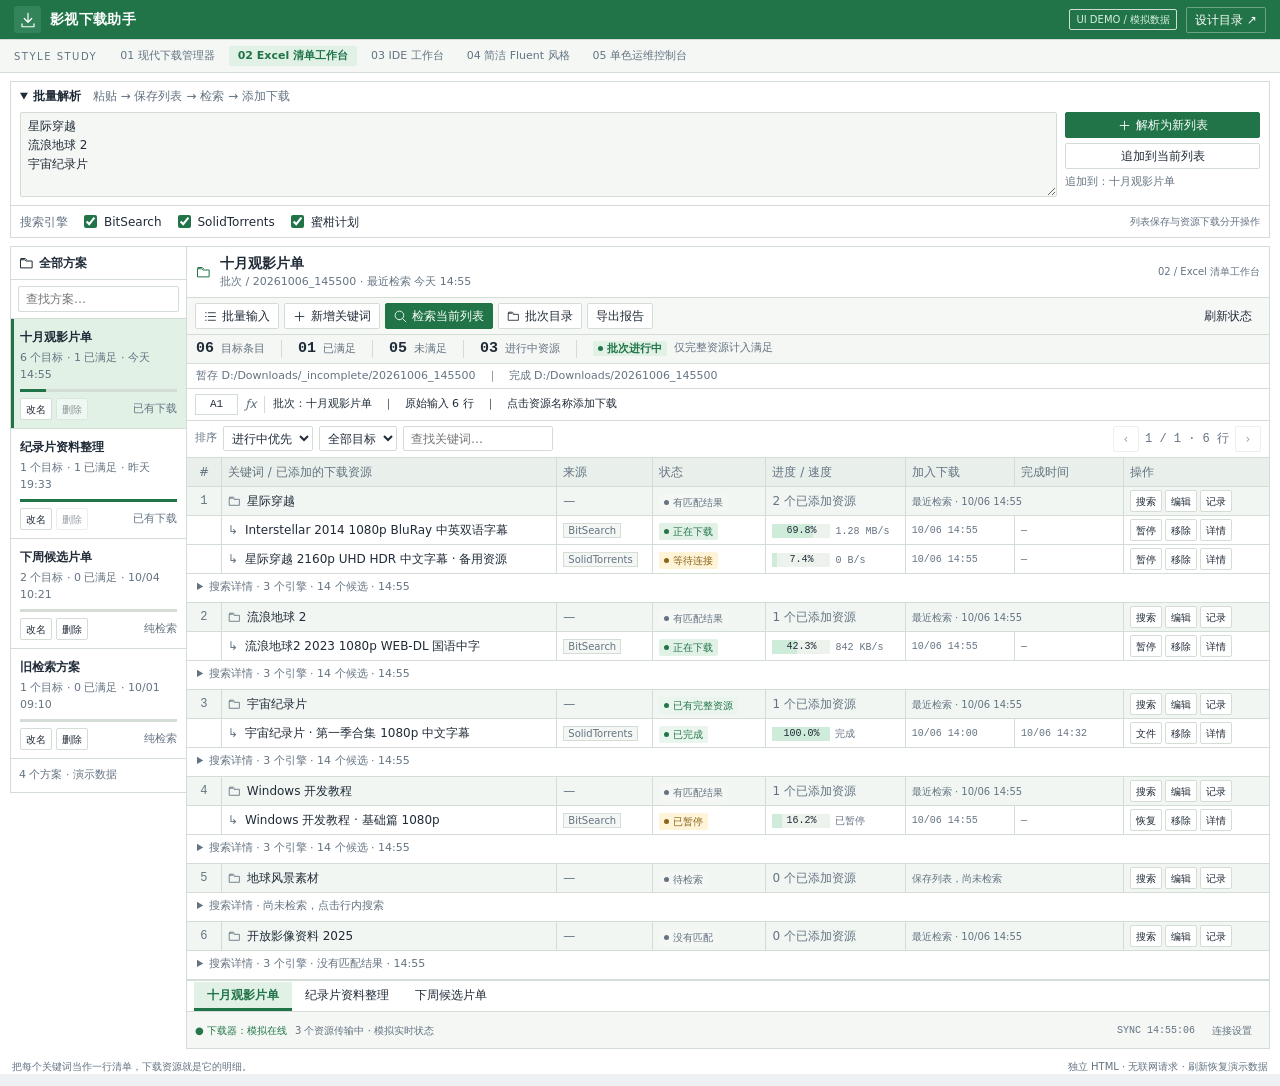
<file: demo/spreadsheet.html>
<!doctype html>
<html lang="zh-CN"><head><meta charset="utf-8"><meta name="viewport" content="width=device-width,initial-scale=1"><meta name="color-scheme" content="light"><title>Excel 清单工作台 · 下载工作台 Demo</title><style>
:root{--bg:#eef1f4;--panel:#fff;--surface:#f7f8fa;--ink:#202b38;--muted:#647382;--line:#d1d9e1;--accent:#2469b3;--select:#e6f0fc;--good:#237749;--good-bg:#eaf5ee;--warn:#8a6519;--warn-bg:#fff3d8;--bad:#b04242;--bad-bg:#fbeeee;--sidebar:204px;--row:29px;font:12px/1.5 "Microsoft YaHei UI","Microsoft YaHei","Noto Sans SC",system-ui,sans-serif;color:var(--ink);background:var(--bg)}
*{box-sizing:border-box}body{margin:0;color:var(--ink);background:var(--bg)}button,input,select,textarea{font:inherit;color:inherit}button,.button{display:inline-flex;align-items:center;justify-content:center;gap:5px;min-height:26px;padding:2px 8px;background:var(--panel);border:1px solid var(--line);border-radius:2px;cursor:pointer;white-space:nowrap;text-decoration:none}button:hover,.button:hover{background:var(--select);border-color:var(--accent)}button:disabled{opacity:.45;cursor:not-allowed}button.primary{background:var(--accent);border-color:var(--accent);color:#fff}button.quiet{border-color:transparent;background:transparent}button.icon{padding:2px 5px;min-width:26px}button:focus-visible,a:focus-visible,summary:focus-visible{outline:2px solid var(--accent);outline-offset:2px}input,select,textarea{background:var(--panel);border:1px solid var(--line);border-radius:2px;padding:4px 7px;min-width:0}textarea{resize:vertical;line-height:1.6}h1,h2,h3,p{margin:0;font-size:inherit}a{color:var(--accent)}svg{width:15px;height:15px;flex-shrink:0;vertical-align:middle}button svg{width:13px;height:13px}.mono,.numeric{font-family:"Cascadia Code",Consolas,monospace;font-variant-numeric:tabular-nums}.muted{color:var(--muted)}.spacer{flex:1}.micro{font-size:10px;letter-spacing:1.5px}.topbar{height:47px;display:flex;align-items:center;gap:9px;padding:0 14px;background:var(--panel);border-bottom:1px solid var(--line)}.brand-mark{width:27px;height:27px;display:grid;place-items:center;color:#fff;background:var(--accent);border-radius:3px}.brand-mark svg{width:18px;height:18px}.topbar h1{font-size:14px;font-weight:650;letter-spacing:.3px}.topbar .edition{border-left:1px solid var(--line);padding-left:10px;color:var(--muted)}.demo-flag{font-size:10px;color:var(--muted);border:1px solid var(--line);padding:2px 6px;border-radius:2px}.comparison{height:33px;display:flex;align-items:center;gap:5px;padding:0 14px;border-bottom:1px solid var(--line);background:var(--surface);overflow-x:auto;white-space:nowrap}.comparison a{font-size:11px;padding:2px 9px;border-radius:2px;color:var(--muted);text-decoration:none}.comparison a.current{color:var(--accent);background:var(--select);font-weight:600}.comparison .micro{margin-right:9px;color:var(--muted)}.bulk{margin:8px 10px;background:var(--panel);border:1px solid var(--line)}.bulk>summary{padding:5px 9px;font-weight:600;cursor:pointer;user-select:none}.bulk>summary span{font-weight:400;color:var(--muted);margin-left:12px}.bulk-grid{display:grid;grid-template-columns:1fr 195px;gap:8px;padding:2px 9px 8px}.bulk textarea{height:85px;width:100%;background:var(--surface)}.bulk-actions{display:flex;flex-direction:column;gap:5px}.bulk-actions p{font-size:11px;color:var(--muted)}.engine-picks{display:flex;align-items:center;gap:12px;padding:6px 9px;border-top:1px solid var(--line)}.engine-picks label{display:flex;gap:4px;align-items:center}.engine-picks input{accent-color:var(--accent)}.layout{display:grid;grid-template-columns:var(--sidebar) minmax(0,1fr);gap:8px;margin:8px 10px}.sidebar{background:var(--panel);border:1px solid var(--line);align-self:start;position:sticky;top:8px;min-width:0}.side-head{display:flex;align-items:center;gap:5px;padding:7px 8px;border-bottom:1px solid var(--line);font-weight:600}.side-search{padding:6px 7px;border-bottom:1px solid var(--line)}.side-search input{width:100%;height:26px}.plan{padding:8px 9px;border-bottom:1px solid var(--line);position:relative}.plan.selected{background:var(--select);box-shadow:inset 3px 0 var(--accent)}.plan-open{display:block;max-width:100%;padding:0;min-height:20px;font-weight:600;background:transparent;border:0;text-align:left;white-space:normal;overflow-wrap:anywhere}.plan-meta{font-size:11px;color:var(--muted);margin-top:3px}.plan-progress{height:3px;background:var(--line);margin:6px 0}.plan-progress span{height:100%;display:block;background:var(--accent)}.plan-actions{display:flex;gap:4px}.plan-actions button{font-size:10px;min-height:22px;padding:0 5px}.side-footer{padding:8px;color:var(--muted);font-size:11px}.workspace{min-width:0;background:var(--panel);border:1px solid var(--line);min-height:calc(100vh - 260px)}.job-head{display:flex;align-items:center;gap:9px;padding:9px 10px;border-bottom:1px solid var(--line)}.job-head h2{font-size:14px;font-weight:650}.job-head .caption{font-size:11px;color:var(--muted)}.job-head .folder{color:var(--accent)}.job-tools{display:flex;gap:5px;align-items:center;padding:5px 8px;border-bottom:1px solid var(--line);flex-wrap:wrap}.stats{display:flex;align-items:center;gap:0;padding:8px 9px;border-bottom:1px solid var(--line);background:var(--surface)}.stat{padding:0 16px 0 0;margin-right:16px;border-right:1px solid var(--line);display:flex;gap:7px;align-items:baseline;white-space:nowrap}.stat:last-child{border:0}.stat strong{font-size:19px;font-weight:600;line-height:1.2;font-variant-numeric:tabular-nums}.stat span{font-size:11px;color:var(--muted)}.stats .stat.status strong{font-size:11px;color:var(--accent)}.paths{padding:4px 9px;color:var(--muted);font-size:11px;border-bottom:1px solid var(--line);white-space:nowrap;overflow:hidden;text-overflow:ellipsis}.table-tools{padding:5px 8px;display:flex;align-items:center;gap:6px;border-bottom:1px solid var(--line)}.table-tools select{padding:2px 4px;height:25px}.table-tools input{height:25px;width:150px}.table-tools .label{color:var(--muted);font-size:11px}.table-scroll{overflow:auto;max-height:calc(100vh - 340px);min-height:180px}.work-table{border-collapse:collapse;width:100%;min-width:1010px;table-layout:fixed}.work-table col.num{width:34px}.work-table col.name{width:31%}.work-table col.source{width:95px}.work-table col.status{width:112px}.work-table col.progress{width:138px}.work-table col.time{width:108px}.work-table col.operations{width:144px}.work-table th{height:27px;background:var(--surface);font-weight:500;color:var(--muted);position:sticky;top:0;z-index:2;text-align:left}.work-table th,.work-table td{border-bottom:1px solid var(--line);border-right:1px solid var(--line);padding:3px 6px;height:var(--row);vertical-align:middle;overflow:hidden}.work-table th:last-child,.work-table td:last-child{border-right:0}.work-table th:first-child,.work-table td:first-child{text-align:center;color:var(--muted)}.keyword-row{background:var(--surface)}.keyword-row .query{font-weight:650}.query-wrap{display:flex;align-items:center;gap:6px}.query-wrap svg{color:var(--muted);width:13px}.keyword-row .original{display:block;color:var(--muted);font-size:10px}.row-actions{display:flex;gap:3px;flex-wrap:nowrap}.row-actions button{font-size:10px;min-height:22px;padding:0 5px}.task-name{display:block;overflow:hidden;text-overflow:ellipsis;white-space:nowrap;color:var(--ink)}.task-name:before{content:'↳';color:var(--muted);margin-right:7px}.source-label{font-size:10px;color:var(--muted);background:var(--surface);border:1px solid var(--line);padding:1px 4px;white-space:nowrap}.badge{display:inline-flex;align-items:center;gap:4px;font-size:10px;padding:1px 5px;white-space:nowrap;background:var(--surface);color:var(--muted);border-radius:2px}.badge.running{color:var(--accent);background:var(--select)}.badge.good{color:var(--good);background:var(--good-bg)}.badge.warn{color:var(--warn);background:var(--warn-bg)}.badge.bad{color:var(--bad);background:var(--bad-bg)}.dot{width:5px;height:5px;background:currentColor;border-radius:50%;display:inline-block}.meter{height:16px;width:58px;position:relative;display:inline-block;background:var(--surface);vertical-align:middle;border:1px solid var(--line)}.meter span{height:100%;display:block;background:var(--select)}.meter.good span{background:var(--good-bg)}.meter b{position:absolute;inset:0;text-align:center;font-size:10px;font-weight:500;line-height:14px}.speed{font-size:10px;margin-left:5px;color:var(--muted);white-space:nowrap}.time-cell{font-size:10px;white-space:nowrap;color:var(--muted)}.detail-cell{padding:0!important;text-align:left!important}.search-details>summary{min-height:25px;padding:3px 10px;cursor:pointer;color:var(--muted);font-size:11px;user-select:none}.search-details[open]>summary{background:var(--select);color:var(--accent)}.engines{padding:0 0 0 28px;border-top:1px solid var(--line)}.engine-details{border-bottom:1px solid var(--line)}.engine-details:last-child{border-bottom:0}.engine-details>summary{cursor:pointer;padding:5px 8px;background:var(--surface);font-size:11px}.engine-details>summary b{font-weight:600}.engine-details>summary .count{color:var(--accent);margin-left:5px}.engine-state{margin-left:9px;color:var(--muted);font-size:10px}.results-scroll{overflow-x:auto}.results{width:100%;table-layout:fixed;border-collapse:collapse;min-width:700px}.results col:nth-child(1){width:45px}.results col:nth-child(2){width:40%}.results col:nth-child(3){width:90px}.results col:nth-child(4){width:140px}.results th{position:static;font-size:10px;height:25px}.results td{height:29px;text-align:left!important}.results td:first-child{text-align:center!important}.candidate{display:block;max-width:100%;white-space:nowrap;overflow:hidden;text-overflow:ellipsis;border:0;padding:0;background:transparent;min-height:20px;color:var(--accent);text-align:left;font-size:11px}.candidate:hover{text-decoration:underline;background:transparent}.candidate.added{color:var(--muted)}.results a{display:inline-flex;padding:0 6px;min-height:22px;font-size:10px;align-items:center;border:1px solid var(--line);text-decoration:none;border-radius:2px;white-space:nowrap}.empty-engine{padding:9px;color:var(--muted);font-size:11px}.statusbar{display:flex;align-items:center;gap:8px;padding:5px 8px;font-size:10px;color:var(--muted);border-top:1px solid var(--line);background:var(--surface)}.statusbar .online{color:var(--good)}.footer{display:flex;align-items:center;justify-content:space-between;margin:10px 12px;font-size:10px;color:var(--muted);gap:8px}.mobile-only{display:none}.activity,.inspector,.workspace-tabs,.formula,.sheet-tabs{display:none}.theme-note{font-size:10px;color:var(--muted)}.empty-list{padding:35px;text-align:center;color:var(--muted)}.toast{position:fixed;bottom:21px;left:50%;transform:translateX(-50%);background:var(--ink);color:var(--panel);padding:8px 14px;font-size:12px;border:1px solid var(--line);box-shadow:0 3px 15px #0002;max-width:calc(100vw - 28px);z-index:60;white-space:normal}dialog{color:var(--ink);background:var(--panel);border:1px solid var(--line);border-radius:4px;padding:0;width:min(450px,calc(100vw - 28px));box-shadow:0 15px 50px #0003}dialog::backdrop{background:#1118}dialog h3{font-size:14px;padding:12px;border-bottom:1px solid var(--line)}.dialog-body{padding:12px}.dialog-body label{display:block;margin-bottom:10px;font-size:11px;color:var(--muted)}.dialog-body input{display:block;width:100%;margin-top:4px}.dialog-body p{font-size:11px;color:var(--muted)}.dialog-actions{display:flex;justify-content:flex-end;gap:6px;padding:8px 12px;border-top:1px solid var(--line)}.dialog-actions button{min-height:28px}.drawer-shade{display:none}[hidden]{display:none!important}
/* 01 — download manager */
body[data-theme=manager]{--bg:#dde4ec;--surface:#f0f3f7;--line:#c5cfdb;--select:#e4effc}.manager .topbar{height:42px;background:#263b54;color:#fff;border-color:#263b54}.manager .edition,.manager .demo-flag{color:#b6c8dd}.manager .topbar .button,.manager .topbar button{background:#344b66;border-color:#526b88;color:#e4efff}.manager .brand-mark{background:#477fb9}.manager .job-head{background:#eef3f9}.manager .work-table th{background:#e8edf3;border-bottom:1px solid #afbdcd}.manager .stats{padding:6px 10px}.manager .stat strong{font-size:17px}.manager .workspace{min-height:calc(100vh - 260px)}
/* 02 — workbook */
body[data-theme=sheet]{--bg:#fff;--surface:#f4f7f4;--accent:#207448;--select:#e1f1e6;--line:#d3ddd6;--sidebar:176px}.sheet .topbar{height:40px;background:#207448;color:white}.sheet .topbar .edition,.sheet .topbar .demo-flag{color:#daefe2}.sheet .brand-mark{background:#33845a}.sheet .topbar .button{border-color:#6ca382;color:#fff;background:transparent}.sheet .comparison{background:#f4f7f4}.sheet .layout{gap:0;margin:0 10px}.sheet .sidebar{border-right:0}.sheet .job-head{padding:6px 9px}.sheet .stats{padding:5px 9px}.sheet .stat strong{font-size:15px}.sheet .keyword-row{background:#f1f6f2}.sheet .keyword-row .query{font-weight:500}.sheet .formula{display:flex;align-items:center;gap:7px;padding:5px 8px;border-bottom:1px solid var(--line);background:var(--panel)}.sheet .cell-code{border:1px solid var(--line);padding:1px 14px;font-size:11px}.sheet .formula-value{flex:1;padding-left:8px;border-left:1px solid var(--line);font-size:11px}.sheet .sheet-tabs{display:flex;align-items:center;gap:0;padding:0 7px;border-top:1px solid var(--line);height:31px}.sheet .sheet-tabs button{border:0;border-bottom:3px solid transparent;min-height:29px;border-radius:0;padding:0 13px}.sheet .sheet-tabs button.active{border-color:var(--accent);font-weight:600;color:var(--accent);background:var(--select)}.sheet .task-row:hover{background:#f2f8f4}.sheet .meter{border:0;background:#edf2ed;height:14px}.sheet .meter span{background:#cfebda}.sheet .engines{padding-left:34px}.sheet .work-table th{background:#e9f0eb;text-transform:uppercase}.sheet .job-tools{background:#f6f8f6}.sheet .bulk{margin:8px 10px}.sheet .table-scroll{max-height:calc(100vh - 355px)}
/* 03 — IDE */
body[data-theme=ide]{--bg:#1b1f25;--panel:#242932;--surface:#20252d;--ink:#d5dce7;--muted:#8c98a9;--line:#38414e;--accent:#67a5e4;--select:#2c4058;--good:#8aceaa;--good-bg:#253b31;--warn:#e1bd77;--warn-bg:#42372a;--bad:#eda6a6;--bad-bg:#472e34;--sidebar:192px}.ide .topbar{height:36px;background:#191d23}.ide .topbar h1{font-size:12px}.ide .brand-mark{background:transparent;color:var(--accent);height:21px}.ide .topbar .edition{font-size:11px}.ide .comparison{height:28px;background:#20252d}.ide .layout{position:relative;margin:0 0 0 42px;gap:0;grid-template-columns:var(--sidebar) minmax(0,1fr) 178px}.ide .sidebar{border:0;border-right:1px solid var(--line);min-height:calc(100vh - 244px);position:static;background:#20252d}.ide .workspace{border:0;min-height:calc(100vh - 244px)}.ide .side-head{text-transform:uppercase;color:var(--muted);font-size:11px}.ide .plan{padding:8px}.ide .plan-progress{height:2px}.ide .activity{display:flex;position:absolute;left:-42px;width:42px;top:0;bottom:0;background:#191d23;border-right:1px solid var(--line);flex-direction:column;align-items:center;gap:14px;padding-top:12px;color:var(--muted)}.ide .activity svg{height:20px;width:20px}.ide .activity .active{color:var(--accent)}.ide .workspace-tabs{display:flex;height:32px;background:#1b1f25;border-bottom:1px solid var(--line);overflow:auto}.ide .workspace-tabs button{border:0;border-right:1px solid var(--line);border-radius:0;background:#20252d;color:var(--muted);padding:0 14px;font-size:11px}.ide .workspace-tabs button.active{background:var(--panel);color:var(--ink);border-top:2px solid var(--accent)}.ide .job-head{padding:7px 9px}.ide .job-head h2{font-size:12px;font-weight:500}.ide .stats{padding:6px 9px}.ide .stat strong{font-size:16px}.ide .job-tools{background:var(--panel)}.ide .job-tools button.primary{color:#142539}.ide .bulk{margin:7px 9px 7px 51px;background:var(--surface)}.ide .bulk>summary{font-size:11px;text-transform:uppercase}.ide .bulk textarea{background:#1b1f25;font:12px/1.6 Consolas,"Microsoft YaHei",monospace}.ide .inspector{display:block;background:#20252d;border-left:1px solid var(--line);padding:10px;font-size:11px;overflow:hidden}.ide .inspector h3{font-size:10px;letter-spacing:1.5px;color:var(--muted);padding-bottom:12px}.ide .inspector dt{color:var(--muted);margin:12px 0 4px}.ide .inspector dd{margin:0;overflow-wrap:anywhere}.ide .inspector .trace{border-top:1px solid var(--line);margin-top:18px;padding-top:12px;line-height:2}.ide .footer{margin-left:51px}.ide .work-table th{font-size:10px}.ide .table-scroll{max-height:calc(100vh - 355px)}.ide .source-label{background:transparent}.ide button.primary{color:#142539}
/* 04 — Fluent, restrained */
body[data-theme=fluent]{--bg:#edf1f9;--surface:#f7f9fc;--line:#dde3ee;--accent:#315bd5;--select:#e9edfd;--sidebar:215px}.fluent button,.fluent input,.fluent select,.fluent textarea{border-radius:4px}.fluent .topbar{background:#f7f9fc;height:48px}.fluent .brand-mark{border-radius:6px;background:var(--accent)}.fluent .bulk{border-radius:6px;border-color:#dce3ee;box-shadow:0 1px 2px #293c5505}.fluent .sidebar{border-radius:6px;overflow:hidden;background:#f7f9fc;border-color:transparent}.fluent .workspace{border-radius:6px;overflow:hidden;box-shadow:0 2px 5px #253c5b08}.fluent .plan{margin:3px 5px;border:0;padding:8px;border-radius:4px}.fluent .plan.selected{box-shadow:inset 3px 0 var(--accent)}.fluent .plan-progress{height:3px;border-radius:3px}.fluent .job-head{padding:10px 11px}.fluent .job-head h2{font-weight:600}.fluent .stats{background:var(--panel);padding:9px 11px}.fluent .stat strong{font-size:20px}.fluent .stat{border:0;gap:5px;margin-right:20px;padding-right:0}.fluent .paths{border-top:1px solid var(--line)}.fluent .work-table td,.fluent .work-table th{border-right:0}.fluent .work-table col.name{width:32%}.fluent .keyword-row{background:#f5f7fc}.fluent .task-row:hover{background:#f9faff}.fluent .badge{border-radius:4px}.fluent .meter{border:0;height:16px;border-radius:3px;overflow:hidden}.fluent .row-actions button{border-color:transparent;background:transparent}.fluent .row-actions button:hover{border-color:var(--line);background:var(--select)}.fluent .engines{padding-left:30px}.fluent .engine-details{border-bottom:1px solid var(--line)}
/* 05 — status console */
body[data-theme=console]{--bg:#101619;--panel:#171f23;--surface:#131b1f;--ink:#d3dedf;--muted:#829497;--line:#2d3c40;--accent:#80c6a5;--select:#243d34;--good:#80c6a5;--good-bg:#243d34;--warn:#d2b77a;--warn-bg:#3e3527;--bad:#dc9292;--bad-bg:#3c282a;--sidebar:185px}.console .topbar{height:42px;border-bottom:2px solid var(--accent);background:var(--bg)}.console .topbar h1{font-size:13px;letter-spacing:1px}.console .brand-mark{background:transparent;color:var(--accent)}.console .comparison{background:var(--bg)}.console .layout{gap:9px}.console .sidebar{background:var(--bg)}.console .side-head{font-size:10px;letter-spacing:1.2px;color:var(--muted)}.console .plan-open{font-size:11px;font-weight:500}.console .plan-progress{height:2px}.console .job-head{padding:8px 10px}.console .job-head h2{font-size:13px;font-weight:500}.console .bulk textarea{font-family:Consolas,"Microsoft YaHei",monospace;background:var(--bg)}.console button{border-radius:0;background:transparent}.console button.primary{background:var(--accent);border-color:var(--accent);color:var(--bg)}.console .badge{border-radius:0;border:1px solid currentColor;padding:0 4px;background:transparent}.console .stats{padding:10px}.console .stat{display:flex;flex-direction:column;gap:3px;border-right:1px solid var(--line);padding-right:28px;margin-right:28px}.console .stat strong{font:23px/1 Consolas,monospace;letter-spacing:-1px}.console .stat.status strong{font:12px/1.8 "Microsoft YaHei",sans-serif;letter-spacing:0}.console .stat span{font-size:10px;letter-spacing:1px}.console .stat.warning strong{color:var(--warn)}.console .work-table td{border-right:0}.console .source-label{background:transparent;border:0;padding:0}.console .keyword-row{background:#1c282d}.console .task-name:before{content:'└';font-family:Consolas,monospace}.console .meter{border:0;background:#0e1518}.console .meter span{background:#315846}.console .meter b{font-family:Consolas,monospace}.console .engine-details>summary{font-family:Consolas,"Microsoft YaHei",monospace}.console .work-table th{font-size:10px;letter-spacing:.5px}.console .paths,.console .statusbar,.console .footer{font-family:Consolas,"Microsoft YaHei",monospace}.console .task-row:hover{background:#1c292c}.console .footer{border-top:1px solid var(--line);padding-top:7px}.console.light{--bg:#f0f2f0;--panel:#fff;--surface:#f5f7f5;--ink:#253830;--muted:#697a72;--line:#ced8d1;--accent:#286a4c;--select:#e5f1e9;--good:#286a4c;--good-bg:#e5f1e9;--warn:#86651c;--warn-bg:#fbf3de;--bad:#ab4545;--bad-bg:#f9eeee}.console.light .keyword-row{background:#eef3ef}.console.light .meter{background:#edf2ee}.console.light .meter span{background:#c7e4d0}.console.light .task-row:hover{background:#f5f9f6}.console.light .bulk textarea{background:#f5f7f5}
@media(min-width:1700px){.layout{max-width:1660px;margin-left:auto;margin-right:auto}.bulk{max-width:1660px;margin-left:auto;margin-right:auto}.ide .layout{max-width:none;margin-left:42px}.ide .bulk{max-width:none;margin-left:51px}}
@media(max-width:1280px){.ide .inspector{display:none}.ide .layout{grid-template-columns:var(--sidebar) minmax(0,1fr)}.ide .work-table{min-width:1020px}.topbar .edition{display:none}}
@media(max-width:760px){:root{--row:44px}body{overflow-x:hidden}.topbar{padding:0 10px;height:51px!important;gap:6px}.topbar h1{font-size:12px!important}.topbar .demo-flag{display:none}.topbar .button,.topbar button{min-height:34px}.comparison{padding:0 8px;height:38px!important}.comparison a{min-height:30px;display:inline-flex;align-items:center;padding:2px 7px}.comparison .micro{display:none}.bulk,.ide .bulk{margin:7px 8px}.bulk>summary{min-height:42px;padding:10px 9px}.bulk>summary span{display:none}.bulk-grid{grid-template-columns:1fr}.bulk textarea{height:100px;font-size:16px}.bulk-actions{flex-direction:row;flex-wrap:wrap}.bulk-actions button{min-height:44px}.bulk-actions p{width:100%}.engine-picks{flex-wrap:wrap;gap:6px 9px}.engine-picks label{min-height:35px}.layout,.sheet .layout,.ide .layout{display:block;margin:7px 8px}.sidebar,.ide .sidebar{display:none}.workspace,.ide .workspace{min-height:400px}.mobile-only{display:inline-flex}.activity{display:none!important}.job-head{padding:8px!important;gap:6px}.job-head h2{font-size:12px!important}.job-head .caption{font-size:10px}.job-head .folder{display:none}.job-head .theme-note{display:none}.job-head button{min-height:44px}.job-tools{gap:4px;padding:5px 6px}.job-tools button{min-height:40px;padding:4px 7px;font-size:11px}.stats{padding:8px!important;gap:10px;overflow-x:auto}.stat,.console .stat,.fluent .stat{margin:0;padding:0 10px 0 0;gap:4px}.stat strong{font-size:17px!important}.stat.status{display:none}.stat span{font-size:10px!important}.console .stat{padding-right:15px}.paths{font-size:10px}.table-tools{flex-wrap:wrap;padding:5px 6px}.table-tools select,.table-tools input{min-height:36px;font-size:13px}.table-tools input{width:110px}.table-tools .label{display:none}.work-table{min-width:1060px}.table-scroll,.sheet .table-scroll,.ide .table-scroll{max-height:calc(100dvh - 330px);min-height:250px}.work-table td{min-height:44px;height:44px}.row-actions button{min-height:36px;padding:4px 7px}.task-name{white-space:normal;overflow-wrap:anywhere;font-size:12px}.search-details>summary,.engine-details>summary{min-height:44px;padding:10px}.engines,.sheet .engines,.fluent .engines{padding-left:12px}.candidate{white-space:normal;overflow-wrap:anywhere;min-height:44px;font-size:12px}.results td{height:44px}.results a{min-height:36px}.results{min-width:700px}.statusbar{flex-wrap:wrap;gap:4px 8px;padding:7px}.footer,.ide .footer{margin:10px;flex-direction:column;align-items:flex-start}.formula{overflow:hidden}.sheet .formula-value{white-space:nowrap;overflow:hidden;text-overflow:ellipsis}.sheet-tabs{overflow-x:auto}.sheet .sheet-tabs button{min-height:40px}.sheet .sheet-tabs{height:41px}.workspace-tabs button{min-height:35px}.ide .workspace-tabs{height:36px}.drawer-open .sidebar,.drawer-open.ide .sidebar{display:block;position:fixed;top:8px;bottom:8px;left:8px;width:268px;max-width:85vw;overflow:auto;z-index:51;border:1px solid var(--line);background:var(--panel)}.drawer-open .drawer-shade{display:block;position:fixed;inset:0;background:#0007;z-index:50}.sidebar .plan-open{min-height:32px}.sidebar .plan-actions button{min-height:32px}.side-head{min-height:42px}.dialog-actions button{min-height:44px}.dialog-body input{min-height:42px;font-size:16px}}
@media(prefers-reduced-motion:reduce){*{scroll-behavior:auto!important}}
</style></head><body class="sheet" data-theme="sheet">
<header class="topbar"><span class="brand-mark" data-icon="down"></span><h1>影视下载助手</h1><span class="edition">COLLECTION SHEET</span><span class="spacer"></span><span class="demo-flag">UI DEMO / 模拟数据</span><a class="button" href="index.html">设计目录 ↗</a></header>
<nav class="comparison" aria-label="切换设计方案"><span class="micro">STYLE STUDY</span><a href="download-manager.html" data-nav="manager">01 现代下载管理器</a><a href="spreadsheet.html" data-nav="sheet" class="current">02 Excel 清单工作台</a><a href="ide-workspace.html" data-nav="ide">03 IDE 工作台</a><a href="fluent.html" data-nav="fluent">04 简洁 Fluent 风格</a><a href="console.html" data-nav="console">05 单色运维控制台</a></nav>
<details class="bulk" id="bulk" open><summary>批量解析<span>粘贴 → 保存列表 → 检索 → 添加下载</span></summary><div class="bulk-grid"><textarea id="keywords" aria-label="批量关键词" placeholder="一行一个关键词。此演示可解析新列表、追加关键词和模拟下载。">星际穿越
流浪地球 2
宇宙纪录片</textarea><div class="bulk-actions"><button class="primary" data-action="new-list"><span data-icon="plus"></span>解析为新列表</button><button data-action="append">追加到当前列表</button><p id="appendTarget"></p></div></div><div class="engine-picks"><span class="muted">搜索引擎</span><label><input type="checkbox" value="BitSearch" checked>BitSearch</label><label><input type="checkbox" value="SolidTorrents" checked>SolidTorrents</label><label><input type="checkbox" value="蜜柑计划" checked>蜜柑计划</label><span class="spacer"></span><span class="theme-note">列表保存与资源下载分开操作</span></div></details>
<div class="drawer-shade" data-action="close-drawer"></div><div class="layout"><div class="activity"><span class="active" data-icon="folder"></span><span data-icon="search"></span><span data-icon="down"></span><span data-icon="chart"></span><span class="spacer"></span><span data-icon="settings"></span></div>
<aside class="sidebar" aria-label="批次方案"><div class="side-head"><span data-icon="folder"></span>全部方案<span class="spacer"></span><button class="icon mobile-only" data-action="close-drawer" aria-label="关闭方案列表">×</button></div><div class="side-search"><input id="planFilter" placeholder="查找方案…" aria-label="查找方案"></div><div id="plans"></div><div class="side-footer" id="planCount"></div></aside>
<main class="workspace"><div class="workspace-tabs" id="workspaceTabs"></div><div class="job-head"><button class="icon mobile-only" data-action="drawer" aria-label="打开方案列表"><span data-icon="menu"></span></button><span class="folder" data-icon="folder"></span><div><h2 id="jobName"></h2><div class="caption" id="jobStamp"></div></div><span class="spacer"></span><span class="theme-note">02 / Excel 清单工作台</span></div>
<div class="job-tools"><button data-action="input"><span data-icon="list"></span>批量输入</button><button data-action="add-row"><span data-icon="plus"></span>新增关键词</button><button class="primary" data-action="search-all"><span data-icon="search"></span>检索当前列表</button><button data-action="paths"><span data-icon="folder"></span>批次目录</button><button data-action="report">导出报告</button><span class="spacer"></span><button class="quiet" data-action="refresh">刷新状态</button></div>
<div class="stats" id="stats"></div><div class="paths" id="paths"></div><div class="formula"><span class="cell-code mono">A1</span><span class="muted"><i>ƒx</i></span><span class="formula-value" id="formulaValue"></span></div>
<div class="table-tools"><span class="label">排序</span><select id="order" aria-label="排序"><option value="active">进行中优先</option><option value="original">原始顺序</option></select><select id="filter" aria-label="任务筛选"><option value="all">全部目标</option><option value="active">进行中</option><option value="missing">未满足</option><option value="done">已满足</option></select><input id="rowFilter" placeholder="查找关键词…" aria-label="查找关键词"><span class="spacer"></span><button class="icon" id="pagePrev" aria-label="上一页">‹</button><span class="muted numeric" id="pageText"></span><button class="icon" id="pageNext" aria-label="下一页">›</button></div>
<div class="table-scroll"><table class="work-table"><colgroup><col class="num"><col class="name"><col class="source"><col class="status"><col class="progress"><col class="time"><col class="time"><col class="operations"></colgroup><thead><tr><th>#</th><th>关键词 / 已添加的下载资源</th><th>来源</th><th>状态</th><th>进度 / 速度</th><th>加入下载</th><th>完成时间</th><th>操作</th></tr></thead><tbody id="rows"></tbody></table></div>
<div class="sheet-tabs" id="sheetTabs"></div><div class="statusbar"><span class="online">● 下载器：模拟在线</span><span id="transferSummary"></span><span class="spacer"></span><span class="numeric">SYNC <span id="syncTime">14:55:06</span></span><button class="quiet" data-action="connection">连接设置</button></div></main>
<aside class="inspector"><h3>WORKSPACE INFO</h3><dl><dt>当前目标</dt><dd id="inspectorTargets"></dd><dt>完整文件目录</dt><dd class="mono" id="inspectorPath"></dd><dt>后台服务</dt><dd>搜索队列<br>下载状态同步<br>文件核实与报告</dd><dt>查询快照</dt><dd>每次检索独立保存</dd></dl><div class="trace"><span class="muted mono">14:55:06</span> 同步完成<br><span class="muted mono">14:55:02</span> 列表已保存<br><span class="muted mono">14:55:00</span> 检索已结束</div></aside></div>
<footer class="footer"><span>把每个关键词当作一行清单，下载资源就是它的明细。</span><span>独立 HTML · 无联网请求 · 刷新恢复演示数据</span></footer>
<div class="toast" id="toast" role="status" aria-live="polite" hidden></div><dialog id="dialog"><form id="dialogForm"><h3 id="dialogTitle"></h3><div class="dialog-body" id="dialogBody"></div><div class="dialog-actions"><button type="button" onclick="document.getElementById('dialog').close()">关闭</button><button class="primary" id="save" type="submit">保存</button></div></form></dialog><script>(function DemoApp(){
  const $ = id=>document.getElementById(id);
  const esc = x=>String(x??'').replace(/[&<>"']/g,c=>({'&':'&amp;','<':'&lt;','>':'&gt;','"':'&quot;',"'":'&#39;'}[c]));
  const icons={folder:'M3 6h6l2 2h10v11H3z M3 6V4h7l2 2',down:'M12 3v12 M7 10l5 5 5-5 M4 17v4h16v-4',list:'M8 5h13 M8 12h13 M8 19h13 M3 5h1 M3 12h1 M3 19h1',search:'M10 18a8 8 0 1 0 0-16 8 8 0 0 0 0 16 M16 16l6 6',plus:'M12 4v16 M4 12h16',check:'M4 12l5 5L21 5',settings:'M4 5h16 M4 12h16 M4 19h16 M8 2v6 M16 9v6 M10 16v6',menu:'M3 5h18 M3 12h18 M3 19h18',code:'M8 5l-6 7 6 7 M16 5l6 7-6 7 M14 2l-4 20',clock:'M12 7v5l3 2 M12 22a10 10 0 1 0 0-20 10 10 0 0 0 0 20',chart:'M4 20V4 M4 20h17 M8 17v-5 M13 17V7 M18 17v-9',close:'M5 5l14 14 M19 5L5 19',arrow:'M5 12h14 M13 6l6 6-6 6'};
  const icon=name=>`<svg aria-hidden="true" viewBox="0 0 24 24" fill="none" stroke="currentColor" stroke-width="1.6" stroke-linecap="round" stroke-linejoin="round"><path d="${icons[name]||icons.list}"/></svg>`;
  document.querySelectorAll('[data-icon]').forEach(el=>el.innerHTML=icon(el.dataset.icon));
  let sequence=20, current=1, page=1, timer, saveDialog;
  const opened = new Set(), engineOpened = new Set();
  const task=(id,title,source,progress,status,speed,done='—')=>({id,title,source,progress,status,speed,added:status==='completed'?done.slice(0,5)+' 14:00':'10/06 14:55',done});
  const initial=[
    {id:1,query:'星际穿越',searched:true,tasks:[task('a','Interstellar 2014 1080p BluRay 中英双语字幕','BitSearch',69.8,'downloading','1.28 MB/s'),task('b','星际穿越 2160p UHD HDR 中文字幕 · 备用资源','SolidTorrents',7.4,'stalled','0 B/s')]},
    {id:2,query:'流浪地球 2',searched:true,tasks:[task('c','流浪地球2 2023 1080p WEB-DL 国语中字','BitSearch',42.3,'downloading','842 KB/s')]},
    {id:3,query:'宇宙纪录片',searched:true,tasks:[task('d','宇宙纪录片 · 第一季合集 1080p 中文字幕','SolidTorrents',100,'completed','完成','10/06 14:32')]},
    {id:4,query:'Windows 开发教程',searched:true,tasks:[task('e','Windows 开发教程 · 基础篇 1080p','BitSearch',16.2,'paused','已暂停')]},
    {id:5,query:'地球风景素材',searched:false,tasks:[]},
    {id:6,query:'开放影像资料 2025',searched:true,tasks:[],empty:true},
  ];
  const jobs=[
    {id:1,name:'十月观影片单',stamp:'20261006_145500',updated:'今天 14:55',items:initial,started:true},
    {id:2,name:'纪录片资料整理',stamp:'20261005_193300',updated:'昨天 19:33',items:[{id:7,query:'自然纪录片资料',searched:true,tasks:[task('f','自然纪录片资料 · 海洋篇 1080p','SolidTorrents',100,'completed','完成','10/05 19:33')]}],started:true},
    {id:3,name:'下周候选片单',stamp:'20261004_102100',updated:'10/04 10:21',items:[{id:8,query:'摄影基础教程',searched:false,tasks:[]},{id:9,query:'城市风景素材',searched:false,tasks:[]}],started:false},
    {id:4,name:'旧检索方案',stamp:'20261001_091000',updated:'10/01 09:10',items:[{id:10,query:'天文观测资料',searched:true,tasks:[]}],started:false},
  ];
  const stateNames={downloading:['正在下载','running'],stalled:['等待连接','warn'],paused:['已暂停','warn'],completed:['已完成','good'],removed:['已移除','']};
  function job(){return jobs.find(j=>j.id===current)||jobs[0];}
  function notify(message){$('toast').textContent=message;$('toast').hidden=false;clearTimeout(timer);timer=setTimeout(()=>$('toast').hidden=true,3200);}
  function badge(text,type=''){return `<span class="badge ${type}"><i class="dot"></i>${esc(text)}</span>`;}
  function isActive(t){return ['downloading','stalled'].includes(t.status);}
  function satisfied(item){return item.tasks.some(t=>t.status==='completed');}
  function stats(j){return {all:j.items.length,done:j.items.filter(satisfied).length,active:j.items.flatMap(i=>i.tasks).filter(isActive).length};}
  function renderPlans(){
    const filter=$('planFilter').value.toLowerCase();
    $('plans').innerHTML=jobs.filter(j=>j.name.toLowerCase().includes(filter)).map(j=>{const s=stats(j);return `<div class="plan ${j.id===current?'selected':''}"><button class="plan-open" data-action="open" data-job="${j.id}">${esc(j.name)}</button><div class="plan-meta">${s.all} 个目标 · ${s.done} 已满足 · ${esc(j.updated)}</div><div class="plan-progress"><span style="width:${s.all?s.done/s.all*100:0}%"></span></div><div class="plan-actions"><button data-action="rename" data-job="${j.id}">改名</button><button data-action="delete-job" data-job="${j.id}" ${j.started?'disabled title="已有下载关联，不能删除方案"':''}>删除</button><span class="spacer"></span><span class="plan-meta">${j.started?'已有下载':'纯检索'}</span></div></div>`;}).join('')||'<div class="side-footer">没有匹配方案</div>';
    $('planCount').textContent=jobs.length+' 个方案 · 演示数据';
    for(const id of ['workspaceTabs','sheetTabs'])$(id).innerHTML=jobs.slice(0,3).map(j=>`<button class="${j.id===current?'active':''}" data-action="open" data-job="${j.id}">${esc(j.name)}${id==='workspaceTabs'?'　×':''}</button>`).join('');
  }
  function candidates(item,source){
    if(item.empty||source==='蜜柑计划')return [];
    const count=source==='BitSearch'?10:4;
    const formats=['1080p BluRay 中英字幕','2160p UHD HDR 中文字幕','1080p WEB-DL 国语中字','720p H.264 双语字幕'];
    return Array.from({length:count},(_,n)=>({id:`${item.id}-${source}-${n}`,title:`${item.query} ${n===0?'精选合集 · ':''}${formats[n%4]} · 资源版本 ${n+1}`,hot:Math.max(4,128-n*11),date:n<3?'2026/10/06':'2026/10/05',source,size:n%2?'12.6 GB':'4.8 GB'}));
  }
  function candidateTable(item,source){
    const results=candidates(item,source);if(!results.length)return '<div class="empty-engine">本次检索没有匹配结果 · 模拟响应，不请求外部网站</div>';
    return `<div class="results-scroll"><table class="results"><colgroup><col><col><col><col><col></colgroup><thead><tr><th>num</th><th>名字 · 点击添加下载</th><th>热度 / 做种</th><th>更新时间</th><th>详情</th></tr></thead><tbody>${results.map((r,n)=>{const added=item.tasks.some(t=>t.id===r.id);return `<tr><td class="numeric">${n+1}</td><td><button class="candidate ${added?'added':''}" data-action="download" data-item="${item.id}" data-source="${source}" data-index="${n}" title="${esc(r.title)}&#10;来源：${source}&#10;体积：${r.size}&#10;做种：${r.hot}&#10;更新：${r.date}">${added?'✓ ':''}${esc(r.title)}</button></td><td class="numeric">${r.hot}</td><td class="time-cell">${r.date}</td><td><button class="icon" data-action="original" data-title="${esc(r.title)}">原始页面 ↗</button></td></tr>`;}).join('')}</tbody></table></div>`;
  }
  function detailRow(item){
    const sources=item.sources||['BitSearch','SolidTorrents','蜜柑计划'];const total=sources.reduce((n,s)=>n+candidates(item,s).length,0);
    return `<tr><td colspan="8" class="detail-cell"><details class="search-details" data-outer="${item.id}" ${opened.has(item.id)?'open':''}><summary>搜索详情 · ${item.searched?sources.length+' 个引擎 · '+(total?total+' 个候选':'没有匹配结果')+' · 14:55':'尚未检索，点击行内搜索'}</summary><div class="engines">${item.searched?sources.map(source=>{const key=item.id+'-'+source;return `<details class="engine-details" data-engine="${key}" ${engineOpened.has(key)?'open':''}><summary><b>${source}</b><span class="count numeric">[${candidates(item,source).length}]</span><span class="engine-state">${candidates(item,source).length?'响应正常 · 模拟结果':'响应正常 · 0 个匹配'}</span></summary>${candidateTable(item,source)}</details>`;}).join(''):'<div class="empty-engine">先点击关键词行的“搜索”，再展开各搜索引擎查看候选。</div>'}</div></details></td></tr>`;
  }
  function taskRow(item,t){
    const [label,kind]=stateNames[t.status];
    const title=`完整名称：${t.title}\n来源：${t.source}\n加入下载：2026/${t.added}\n状态：${label}\n演示资源，不包含真实磁力链接`;
    return `<tr class="task-row" data-task="${esc(t.id)}"><td></td><td><span class="task-name" title="${esc(title)}">${esc(t.title)}</span></td><td><span class="source-label">${esc(t.source)}</span></td><td data-live="status">${badge(label,kind)}</td><td data-live="progress"><span class="meter ${t.status==='completed'?'good':''}"><span style="width:${t.progress}%"></span><b class="numeric">${t.progress.toFixed(1)}%</b></span><span class="speed numeric">${esc(t.speed)}</span></td><td class="time-cell numeric">${t.added}</td><td class="time-cell numeric">${t.done}</td><td><div class="row-actions">${t.status==='completed'?'<button data-action="view-files">文件</button>':t.status==='removed'?'':`<button data-action="pause" data-task="${esc(t.id)}">${t.status==='paused'?'恢复':'暂停'}</button>`}${t.status!=='removed'?`<button data-action="remove" data-task="${esc(t.id)}">移除</button>`:''}<button data-action="task-info" data-task="${esc(t.id)}">详情</button></div></td></tr>`;
  }
  function render(){
    const j=job();if(!j)return;
    const s=stats(j);$('jobName').textContent=j.name;$('jobStamp').textContent=`批次 / ${j.stamp} · 最近检索 ${j.updated}`;
    $('stats').innerHTML=`<div class="stat"><strong class="numeric">${s.all.toString().padStart(2,'0')}</strong><span>目标条目</span></div><div class="stat"><strong class="numeric">${s.done.toString().padStart(2,'0')}</strong><span>已满足</span></div><div class="stat warning"><strong class="numeric">${(s.all-s.done).toString().padStart(2,'0')}</strong><span>未满足</span></div><div class="stat"><strong class="numeric">${s.active.toString().padStart(2,'0')}</strong><span>进行中资源</span></div><div class="stat status"><strong>${badge(s.done===s.all&&s.all?'全部满足':'批次进行中',s.done===s.all?'good':'running')}</strong><span>仅完整资源计入满足</span></div>`;
    $('paths').textContent=`暂存 D:/Downloads/_incomplete/${j.stamp}　｜　完成 D:/Downloads/${j.stamp}`;
    $('inspectorPath').textContent=`D:/Downloads/${j.stamp}`;$('inspectorTargets').textContent=`${s.done} / ${s.all} 个目标已满足`;
    $('formulaValue').textContent=`批次：${j.name}　｜　原始输入 ${j.items.length} 行　｜　点击资源名称添加下载`;
    let items=j.items.map((item,n)=>({...item,number:n+1}));
    const query=$('rowFilter').value.toLowerCase();items=items.filter(i=>i.query.toLowerCase().includes(query));
    const f=$('filter').value;if(f==='active')items=items.filter(i=>i.tasks.some(isActive));if(f==='missing')items=items.filter(i=>!satisfied(i));if(f==='done')items=items.filter(satisfied);
    if($('order').value==='active')items.sort((a,b)=>Number(b.tasks.some(isActive))-Number(a.tasks.some(isActive))||a.number-b.number);
    const pages=Math.max(1,Math.ceil(items.length/20));page=Math.min(page,pages);$('pageText').textContent=`${page} / ${pages} · ${items.length} 行`;$('pagePrev').disabled=page<=1;$('pageNext').disabled=page>=pages;
    $('rows').innerHTML=items.slice((page-1)*20,page*20).map(item=>`<tr class="keyword-row"><td class="numeric">${item.number}</td><td><div class="query-wrap">${icon('folder')}<span class="query">${esc(item.query)}</span></div></td><td><span class="muted">—</span></td><td>${badge(satisfied(item)?'已有完整资源':item.empty?'没有匹配':item.searched?'有匹配结果':'待检索',satisfied(item)?'good':'')}</td><td><span class="muted">${item.tasks.length} 个已添加资源</span></td><td colspan="2" class="time-cell">${item.searched?'最近检索 · 10/06 14:55':'保存列表，尚未检索'}</td><td><div class="row-actions"><button data-action="search" data-item="${item.id}">搜索</button><button data-action="edit" data-item="${item.id}">编辑</button><button data-action="history" data-item="${item.id}">记录</button></div></td></tr>${[...item.tasks].sort((a,b)=>Number(isActive(b))-Number(isActive(a))).map(t=>taskRow(item,t)).join('')}${detailRow(item)}`).join('')||'<tr><td colspan="8" class="empty-list">没有符合筛选的关键词</td></tr>';
    $('appendTarget').textContent=`追加到：${j.name}`;$('transferSummary').textContent=`${s.active} 个资源传输中 · 模拟实时状态`;
    renderPlans();
  }
  function edit(title,fields,save,description='修改仅保存在当前演示页面，刷新后恢复样例。'){
    $('dialogTitle').textContent=title;$('dialogBody').innerHTML=fields.map(f=>`<label>${esc(f.label)}<input name="${f.name}" value="${esc(f.value)}" ${f.required?'required':''}></label>`).join('')+`<p>${esc(description)}</p>`;saveDialog=save;$('save').hidden=!save;$('dialog').showModal();
  }
  function parseLines(){const lines=$('keywords').value.split(/\r?\n/).filter(l=>l.trim());if(!lines.length)throw new Error('请先粘贴一行一个关键词');if(lines.length>1000)throw new Error('演示支持最多 1000 行，请减少输入');return lines.map(q=>({id:++sequence,query:q.trim(),searched:false,tasks:[]}));}
  function search(item){const sources=[...document.querySelectorAll('.engine-picks input:checked')].map(e=>e.value);if(!sources.length)throw new Error('至少勾选一个搜索引擎');item.sources=sources;item.searched=true;opened.add(item.id);for(const s of sources)engineOpened.delete(item.id+'-'+s);}
  function lookupTask(id){for(const i of job().items){const t=i.tasks.find(t=>t.id===id);if(t)return t;}}
  function selectJob(id){current=Number(id);page=1;document.body.classList.remove('drawer-open');render();}
  $('dialogForm').addEventListener('submit',event=>{event.preventDefault();if(saveDialog)saveDialog(Object.fromEntries(new FormData(event.target)));$('dialog').close();});
  document.addEventListener('toggle',e=>{if(e.target.dataset.outer){const key=Number(e.target.dataset.outer);e.target.open?opened.add(key):opened.delete(key);}if(e.target.dataset.engine){const key=e.target.dataset.engine;e.target.open?engineOpened.add(key):engineOpened.delete(key);}},true);
  document.addEventListener('click',event=>{
    const b=event.target.closest('[data-action]');if(!b||b.disabled)return;const a=b.dataset.action;
    const item=job().items.find(i=>i.id===Number(b.dataset.item));
    try{
      if(a==='open')selectJob(b.dataset.job);
      if(a==='rename'){const j=jobs.find(j=>j.id===Number(b.dataset.job));edit('方案改名',[{name:'name',label:'方案名称',value:j.name,required:true}],v=>{j.name=v.name;render();});}
      if(a==='delete-job'){const id=Number(b.dataset.job),j=jobs.find(j=>j.id===id);if(j.started)return;const index=jobs.indexOf(j);jobs.splice(index,1);if(current===id)current=jobs[0].id;render();notify('已移除演示方案');}
      if(a==='search'){search(item);render();notify('模拟检索完成；点击引擎标题展开结果');}
      if(a==='edit')edit('修改关键词',[{name:'query',label:'当前检索词',value:item.query,required:true}],v=>{item.query=v.query;item.searched=false;opened.delete(item.id);render();});
      if(a==='history')edit('查询记录 · '+item.query,[],null,`模拟历史：2026/10/06 14:55 · 3 个引擎；2026/10/05 19:33 · 2 个引擎。真实工作台每次检索均保存快照，此演示不写入数据库。`);
      if(a==='download'){const r=candidates(item,b.dataset.source)[Number(b.dataset.index)];if(!item.tasks.some(t=>t.id===r.id)){item.tasks.push(task(r.id,r.title,r.source,0,'downloading','启动中'));job().started=true;render();notify('已加入模拟下载队列；没有向 qBittorrent 发送请求');}else notify('该演示资源已添加，无需重复添加');}
      if(a==='pause'){const t=lookupTask(b.dataset.task);t.status=t.status==='paused'?'downloading':'paused';t.speed=t.status==='paused'?'已暂停':'1.28 MB/s';render();}
      if(a==='remove'){const t=lookupTask(b.dataset.task);t.status='removed';t.speed='—';render();notify('演示任务已移除，状态记录保留；没有删除真实文件');}
      if(a==='task-info'){const t=lookupTask(b.dataset.task);edit('资源详情',[{name:'title',label:'完整名称',value:t.title},{name:'source',label:'来源',value:t.source}],null,`状态：${stateNames[t.status][0]}；加入下载：2026/${t.added}；进度 ${t.progress.toFixed(1)}%。所有内容均为模拟数据。`);}
      if(a==='original')edit('原始页面预览',[],null,`${b.dataset.title}。正式版本会在新标签页打开对应站点；演示未绑定真实资源 URL。`);
      if(a==='view-files')edit('完成文件夹',[],null,$('paths').textContent+'。演示不读取文件系统。');
      if(a==='drawer')document.body.classList.toggle('drawer-open');
      if(a==='close-drawer')document.body.classList.remove('drawer-open');
      if(a==='new-list'){const rows=parseLines();const j={id:++sequence,name:'检索方案_20261006_150000',stamp:'20261006_150000',updated:'刚刚',items:rows,started:false};jobs.unshift(j);current=j.id;page=1;render();notify('已解析为新演示列表，下一步点击“检索当前列表”');}
      if(a==='append'){const rows=parseLines();if(job().items.length+rows.length>1000)throw new Error('当前列表最多 1000 行');job().items.push(...rows);render();notify(`已追加 ${rows.length} 行到当前演示方案`);}
      if(a==='add-row')edit('新增关键词',[{name:'query',label:'关键词',value:'',required:true}],v=>{job().items.push({id:++sequence,query:v.query,searched:false,tasks:[]});render();});
      if(a==='search-all'){job().items.forEach(search);render();notify('整批模拟检索完成；引擎详情保持折叠');}
      if(a==='paths')edit('批次目录',[{name:'temp',label:'暂存根目录（示意）',value:'D:/Downloads/_incomplete'},{name:'complete',label:'完成根目录（示意）',value:'D:/Downloads'}],null,job().started?'已有下载，目录锁定。此页面只展示目录结构，不修改本地配置。':'正式版本可在首次下载前修改；演示不写入配置。');
      if(a==='report'){const j=job(),s=stats(j);const text=`批次下载报告（UI 演示）\n方案：${j.name}\n目标：${s.all}；已满足：${s.done}；未满足：${s.all-s.done}\n\n`+j.items.map(i=>i.query+'\n'+i.tasks.map(t=>'  '+t.title+' | '+t.source+' | '+stateNames[t.status][0]+' '+t.progress.toFixed(1)+'%').join('\n')).join('\n\n');const url=URL.createObjectURL(new Blob([text],{type:'text/plain;charset=utf-8'}));const link=document.createElement('a');link.href=url;link.download='demo-report.txt';link.click();setTimeout(()=>URL.revokeObjectURL(url),1000);notify('已导出演示报告');}
      if(a==='refresh'){render();notify('已刷新模拟状态');}
      if(a==='connection')edit('下载器连接 · 演示',[],null,'此页面完全离线，连接状态、速度和进度均为模拟展示。没有调用任何 WebUI API。正式项目在 config.json 设置 qBittorrent 连接。');
      if(a==='theme'){document.body.classList.toggle('light');b.textContent=document.body.classList.contains('light')?'深色模式':'浅色模式';}
      if(a==='input'){$('bulk').open=true;$('bulk').scrollIntoView({behavior:'smooth',block:'start'});}
    }catch(error){notify(error.message);}
  });
  $('planFilter').addEventListener('input',renderPlans);for(const id of ['order','filter','rowFilter'])$(id).addEventListener(id==='rowFilter'?'input':'change',()=>{page=1;render();});
  $('pagePrev').addEventListener('click',()=>{page--;render();});$('pageNext').addEventListener('click',()=>{page++;render();});
  setInterval(()=>{if(document.hidden||$('dialog').open)return;for(const item of job().items)for(const t of item.tasks)if(t.status==='downloading'){t.progress=Math.min(99.9,t.progress+.1);const row=[...document.querySelectorAll('[data-task].task-row')].find(r=>r.dataset.task===t.id);if(row){row.querySelector('.meter span').style.width=t.progress+'%';row.querySelector('.meter b').textContent=t.progress.toFixed(1)+'%';}}$('syncTime').textContent=new Date().toLocaleTimeString('zh-CN',{hour12:false});},3000);
  render();
})();</script></body></html>
</file>
